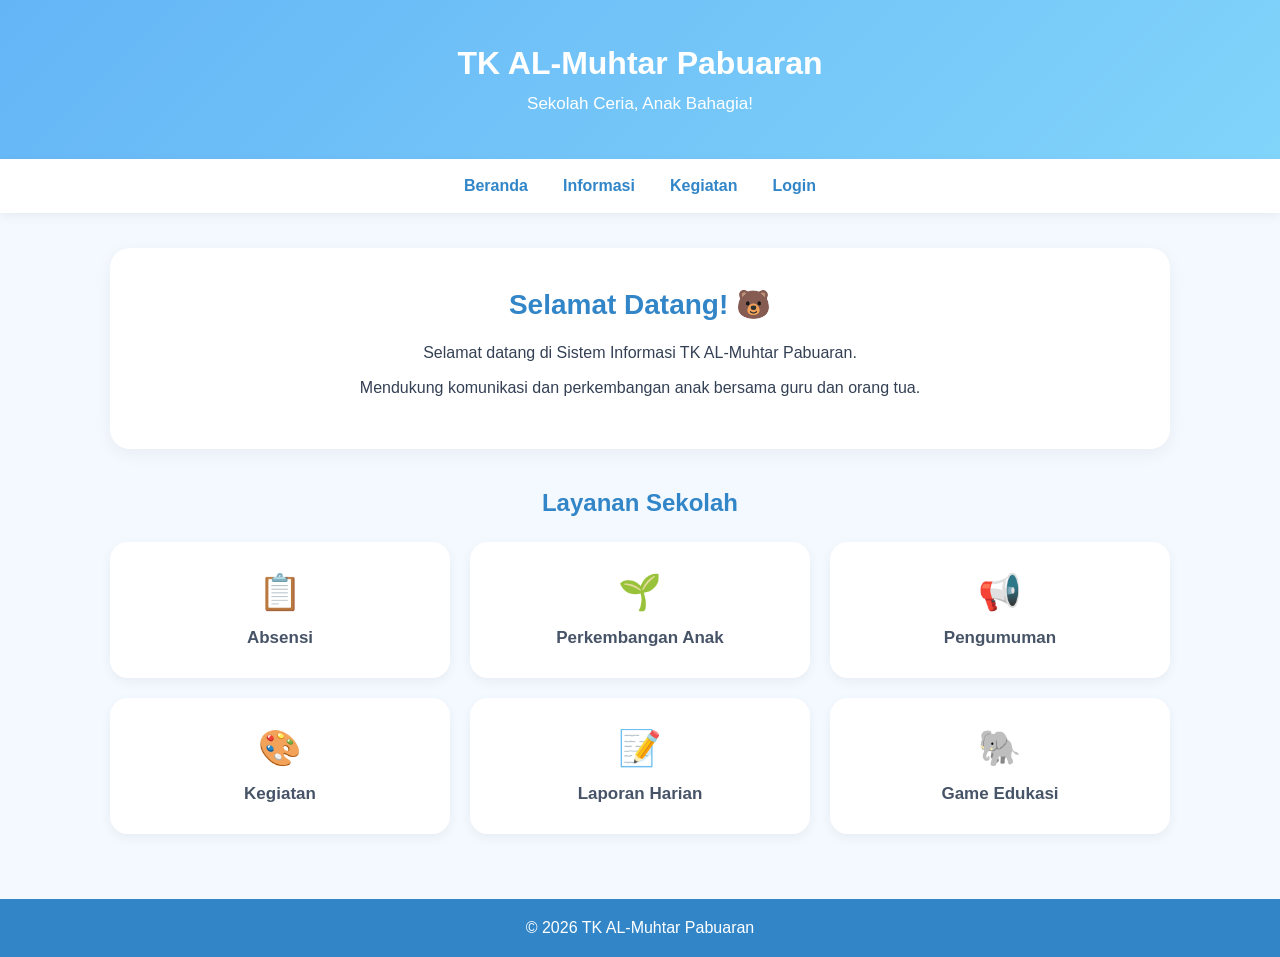
<file: index.html>
<!DOCTYPE html>
<html lang="id">
<head>
    <meta charset="UTF-8">
    <meta name="viewport" content="width=device-width, initial-scale=1.0">
    <title>TK AL-Muhtar Pabuaran</title>
    <link rel="stylesheet" href="style.css">
</head>
<body>

    <header class="header" id="beranda">
        <h1>TK AL-Muhtar Pabuaran</h1>
        <p>Sekolah Ceria, Anak Bahagia!</p>
    </header>

    <nav class="navbar">
        <a href="#beranda">Beranda</a>
        <a href="#informasi">Informasi</a>
        <a href="#kegiatan">Kegiatan</a>
        <a href="login.html">Login</a>
    </nav>

    <main>
        <section class="welcome" id="informasi">
            <h2>Selamat Datang! 🐻</h2>
            <p>
                Selamat datang di Sistem Informasi
                TK AL-Muhtar Pabuaran.
            </p>
            <p>
                Mendukung komunikasi dan perkembangan
                anak bersama guru dan orang tua.
            </p>
        </section>

        <section class="features" id="kegiatan">
            <h2>Layanan Sekolah</h2>

            <div class="feature-container">
                <div class="feature-card">📋<h3>Absensi</h3></div>
                <div class="feature-card">🌱<h3>Perkembangan Anak</h3></div>
                <div class="feature-card">📢<h3>Pengumuman</h3></div>
                <div class="feature-card">🎨<h3>Kegiatan</h3></div>
                <div class="feature-card">📝<h3>Laporan Harian</h3></div>
                <div class="feature-card">🐘<h3>Game Edukasi</h3></div>
            </div>
        </section>
    </main>

    <footer>
        <p>© 2026 TK AL-Muhtar Pabuaran</p>
    </footer>

</body>
</html>
</file>
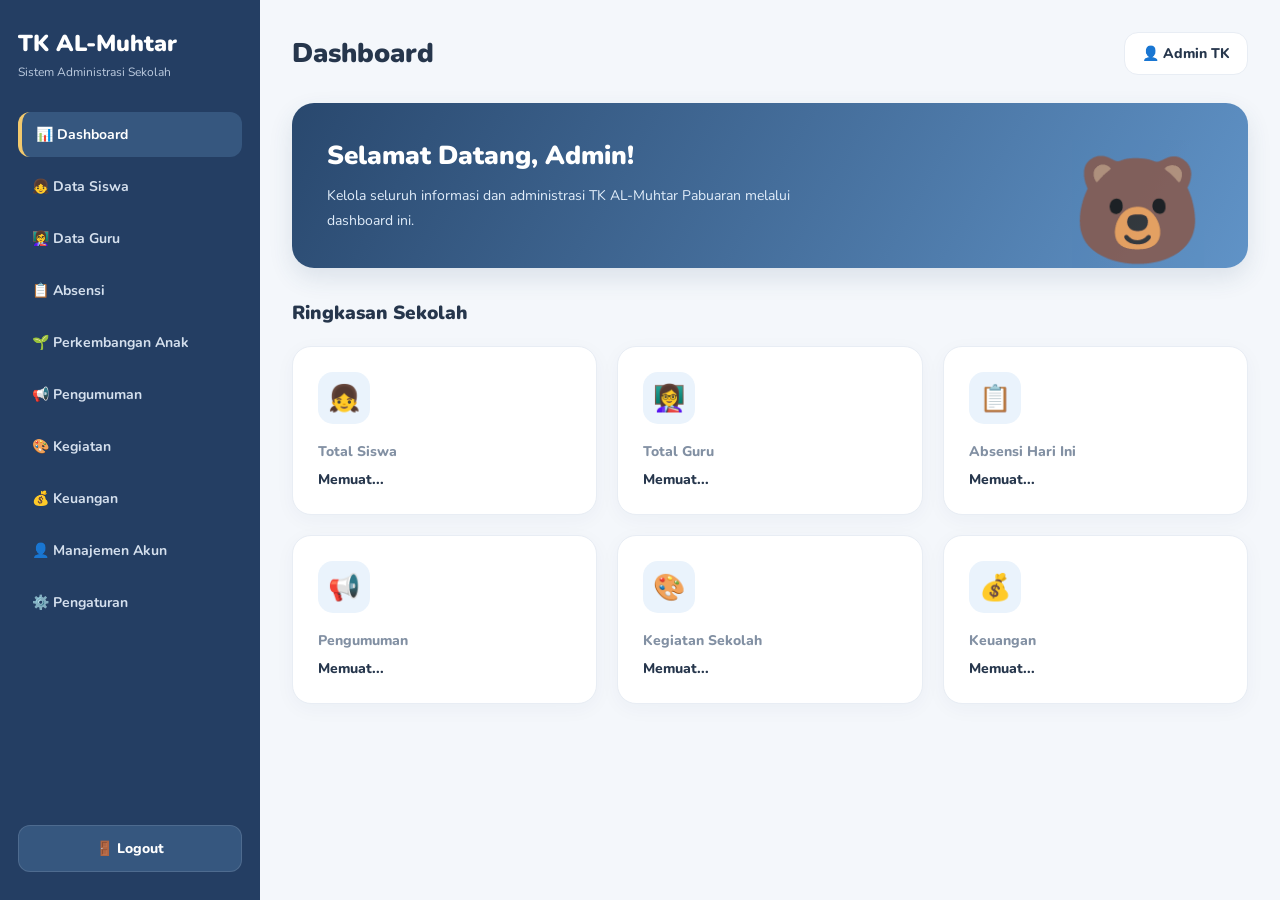
<file: admin.html>
<!DOCTYPE html>
<html lang="id">
<head>
    <meta charset="UTF-8">
    <meta name="viewport" content="width=device-width, initial-scale=1.0">
    <title>Dashboard Admin - TK AL-Muhtar</title>
    <link rel="stylesheet" href="admin.css">
</head>
<body>

<div class="admin-layout">

    <aside class="sidebar">
        <h2>TK AL-Muhtar</h2>
        <p>Sistem Administrasi Sekolah</p>

        <a href="#" class="active">📊 Dashboard</a>
        <a href="students.html">👧 Data Siswa</a>
        <a href="teachers.html">👩‍🏫 Data Guru</a>
        <a href="attendance.html">📋 Absensi</a>
        <a href="development.html">🌱 Perkembangan Anak</a>
        <a href="announcements.html">📢 Pengumuman</a>
        <a href="kegiatan.html">🎨 Kegiatan</a>
        <a href="#">💰 Keuangan</a>
        <a href="accounts.html">👤 Manajemen Akun</a>
        <a href="settings.html">⚙️ Pengaturan</a>
        <button type="button" id="adminLogout" class="sidebar-logout">🚪 Logout</button>
    </aside>

    <main class="main-content">

        <div class="topbar">
            <h1>Dashboard</h1>
            <div class="admin-profile">👤 Admin TK</div>
        </div>

        <section class="admin-welcome">
            <h2>Selamat Datang, Admin!</h2>
            <p>
                Kelola seluruh informasi dan administrasi
                TK AL-Muhtar Pabuaran melalui dashboard ini.
            </p>
        </section>

        <h2 style="margin-bottom: 18px;">Ringkasan Sekolah</h2>

        <section class="dashboard-cards">

            <div class="dashboard-card">
                <div class="icon">👧</div>
                <h3>Total Siswa</h3>
                <p id="totalSiswa">Memuat...</p>
            </div>

            <div class="dashboard-card">
                <div class="icon">👩‍🏫</div>
                <h3>Total Guru</h3>
                <p id="totalGuru">Memuat...</p>
            </div>

            <div class="dashboard-card">
                <div class="icon">📋</div>
                <h3>Absensi Hari Ini</h3>
                <p id="totalAbsensi">Memuat...</p>
            </div>

            <div class="dashboard-card">
                <div class="icon">📢</div>
                <h3>Pengumuman</h3>
                <p id="totalPengumuman">Memuat...</p>
            </div>

            <div class="dashboard-card">
                <div class="icon">🎨</div>
                <h3>Kegiatan Sekolah</h3>
                <p id="totalKegiatan">Memuat...</p>
            </div>

            <div class="dashboard-card">
                <div class="icon">💰</div>
                <h3>Keuangan</h3>
                <p id="totalKeuangan">Memuat...</p>
            </div>

        </section>

    </main>
</div>

<script type="module">
import { createClient } from "https://esm.sh/@supabase/supabase-js@2";

const SUPABASE_URL = "https://ianbedmbrrmqhbpbbvnr.supabase.co";
const SUPABASE_KEY = "sb_publishable_vgmD7EpEDgzSSHZout_7FQ_civgvMQ8";

const supabase = createClient(SUPABASE_URL, SUPABASE_KEY);

function tampilkan(id, nilai) {
    document.getElementById(id).textContent = nilai;
}

async function muatDashboard() {

    const hariIni = new Date().toLocaleDateString("en-CA");

    const hasil = await Promise.all([
        supabase.from("students")
            .select("*", { count: "exact", head: true })
            .eq("is_active", true),

        supabase.from("profiles")
            .select("*", { count: "exact", head: true })
            .eq("role", "guru")
            .eq("is_active", true),

        supabase.from("attendance")
            .select("*", { count: "exact", head: true })
            .eq("attendance_date", hariIni),

        supabase.from("announcements")
            .select("*", { count: "exact", head: true })
            .eq("is_published", true),

        supabase.from("activities")
            .select("*", { count: "exact", head: true })
            .eq("is_active", true),

        supabase.from("cash_payments")
            .select("amount"),

        supabase.from("cash_expenses")
            .select("amount")
    ]);

    const ids = [
        "totalSiswa",
        "totalGuru",
        "totalAbsensi",
        "totalPengumuman",
        "totalKegiatan"
    ];

    const labelHasil = [
        hasil[0], hasil[1], hasil[2], hasil[3], hasil[4]
    ];

    for (let i = 0; i < labelHasil.length; i++) {
        const item = labelHasil[i];

        if (item.error) {
            tampilkan(ids[i], "Gagal memuat");
            console.error(item.error);
        } else {
            tampilkan(ids[i], item.count ?? 0);
        }
    }

    const pembayaran = hasil[5];
    const pengeluaran = hasil[6];

    if (pembayaran.error || pengeluaran.error) {
        tampilkan("totalKeuangan", "Gagal memuat");
        console.error(pembayaran.error || pengeluaran.error);
    } else {
        const totalMasuk = (pembayaran.data || [])
            .reduce((total, item) => total + Number(item.amount || 0), 0);

        const totalKeluar = (pengeluaran.data || [])
            .reduce((total, item) => total + Number(item.amount || 0), 0);

        const saldo = totalMasuk - totalKeluar;

        tampilkan(
            "totalKeuangan",
            "Rp " + saldo.toLocaleString("id-ID")
        );
    }
}

async function checkAdmin() {
    try {
        const { data: { session }, error: sessionError } =
            await supabase.auth.getSession();

        console.info(
            "Diagnostik Auth Admin",
            {
                hasSession: Boolean(session),
                hasUserId: Boolean(session?.user?.id),
                sessionError: sessionError?.message || null
            }
        );

        if (sessionError || !session) {
            console.info("Diagnostik Auth Admin: redirect ke login karena sesi tidak tersedia");
            window.location.replace("login.html");
            return;
        }

        const { data: isAdmin, error } =
            await supabase.rpc("is_admin");

        console.info(
            "Diagnostik RPC is_admin",
            {
                data: isAdmin,
                error: error?.message || null
            }
        );

        if (error) {
            console.error("Pemeriksaan Admin gagal:", error);
            window.location.replace("login.html");
            return;
        }

        if (isAdmin !== true) {
            console.info(
                "Diagnostik Auth Admin: redirect ke login karena is_admin() bukan true"
            );
            await supabase.auth.signOut();
            window.location.replace("login.html");
            return;
        }

        document.body.style.display = "block";
        await muatDashboard();

    } catch (error) {
        console.error("Pemeriksaan akses gagal:", error);
        window.location.replace("login.html");
    }
}

document.body.style.display = "none";
checkAdmin();

document.getElementById("adminLogout").addEventListener("click", async () => {
    await supabase.auth.signOut();
    window.location.replace("login.html");
});
</script>

</body>
</html>
</file>
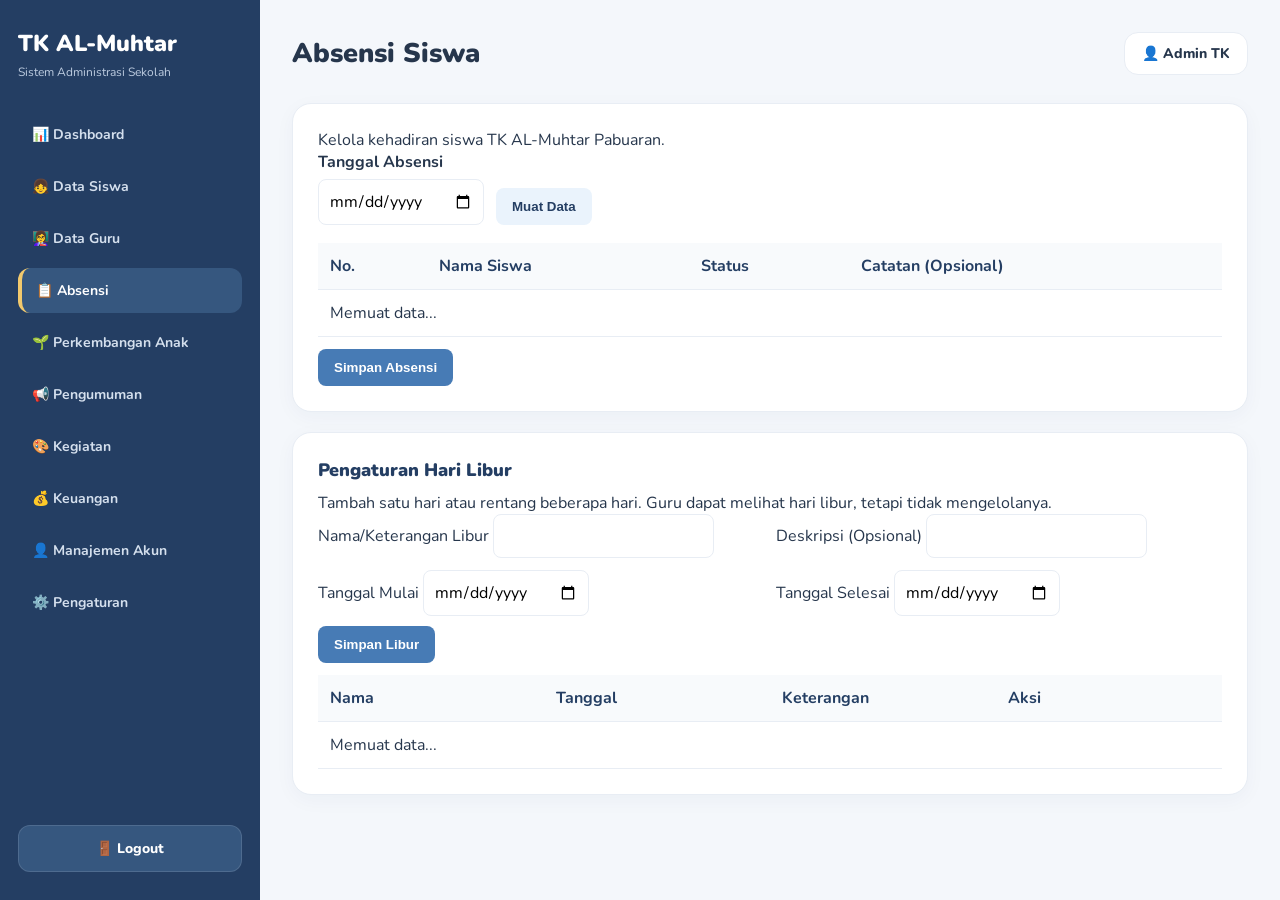
<file: attendance.html>
<!DOCTYPE html>
<html lang="id">
<head>
    <meta charset="UTF-8">
    <meta name="viewport" content="width=device-width, initial-scale=1.0">
    <title>Absensi - TK AL-Muhtar Pabuaran</title>
    <link rel="stylesheet" href="admin.css">
    <style>
        .attendance-card {
            background: var(--white);
            padding: 25px;
            border: 1px solid var(--border);
            border-radius: 19px;
            margin-bottom: 20px;
            box-shadow: 0 5px 20px rgba(36, 62, 99, .04);
        }
        .attendance-card h2 {
            margin-top: 0;
            margin-bottom: 10px;
            color: var(--navy);
            font-size: 18px;
            font-weight: 900;
        }
        .holiday-grid {
            display: grid;
            grid-template-columns: repeat(2, minmax(0, 1fr));
            gap: 12px;
        }
        .holiday-actions {
            display: flex;
            gap: 8px;
            margin-top: 10px;
        }
        .danger-btn {
            background: #b42318;
            color: white;
        }
        .holiday-table td,
        .holiday-table th {
            min-width: 120px;
        }
        @media (max-width: 700px) {
            .holiday-grid {
                grid-template-columns: 1fr;
            }
        }
        .toolbar {
            display: flex;
            gap: 12px;
            flex-wrap: wrap;
            align-items: end;
            margin-bottom: 18px;
        }
        .toolbar label {
            display: block;
            margin-bottom: 6px;
            font-weight: 700;
        }
        input, select, textarea {
            padding: 10px;
            border: 1px solid var(--border);
            border-radius: 8px;
            font: inherit;
            max-width: 100%;
        }
        button {
            border: none;
            border-radius: 8px;
            padding: 11px 16px;
            cursor: pointer;
            font-weight: 700;
        }
        .primary-btn {
            background: var(--blue);
            color: var(--white);
        }
        .secondary-btn {
            background: var(--light-blue);
            color: var(--navy);
        }
        .table-wrap {
            overflow-x: auto;
        }
        table {
            width: 100%;
            border-collapse: collapse;
            min-width: 650px;
        }
        th, td {
            padding: 12px;
            border-bottom: 1px solid var(--border);
            text-align: left;
        }
        th {
            background: #f8fafc;
            color: var(--navy);
        }
        td select {
            width: 100%;
        }
        td textarea {
            width: 100%;
            min-width: 130px;
            box-sizing: border-box;
        }
        .message {
            margin-top: 12px;
            font-weight: 700;
        }
        .back-link {
            display: inline-flex;
            align-items: center;
            padding: 10px 14px;
            margin-bottom: 18px;
            background: var(--light-blue);
            color: var(--navy);
            text-decoration: none;
            font-weight: 800;
            font-size: 14px;
            border-radius: 10px;
            transition: 0.2s;
        }
        .back-link:hover {
            background: #dceaf8;
        }
        @media (max-width: 600px) {
            .attendance-card { padding: 20px; }
        }
    </style>
</head>
<body>

<div class="admin-layout">
    <aside class="sidebar">
        <h2>TK AL-Muhtar</h2>
        <p>Sistem Administrasi Sekolah</p>

        <a href="admin.html">📊 Dashboard</a>
        <a href="students.html">👧 Data Siswa</a>
        <a href="teachers.html">👩‍🏫 Data Guru</a>
        <a href="attendance.html" class="active" aria-current="page">📋 Absensi</a>
        <a href="development.html">🌱 Perkembangan Anak</a>
        <a href="announcements.html">📢 Pengumuman</a>
        <a href="kegiatan.html">🎨 Kegiatan</a>
        <a href="#">💰 Keuangan</a>
        <a href="accounts.html">👤 Manajemen Akun</a>
        <a href="settings.html">⚙️ Pengaturan</a>
        <button type="button" id="adminLogout" class="sidebar-logout">🚪 Logout</button>
    </aside>

    <main class="main-content attendance-content">
        <div class="topbar">
            <h1>Absensi Siswa</h1>
            <div class="admin-profile">👤 Admin TK</div>
        </div>

        <div class="attendance-card">
        <p>Kelola kehadiran siswa TK AL-Muhtar Pabuaran.</p>
        <div class="toolbar">
            <div>
                <label for="tanggal">Tanggal Absensi</label>
                <input type="date" id="tanggal">
            </div>
            <button class="secondary-btn" id="muatBtn">Muat Data</button>
        </div>

        <div class="table-wrap">
            <table>
                <thead>
                    <tr>
                        <th>No.</th>
                        <th>Nama Siswa</th>
                        <th>Status</th>
                        <th>Catatan (Opsional)</th>
                    </tr>
                </thead>
                <tbody id="daftarSiswa">
                    <tr>
                        <td colspan="4">Memuat data...</td>
                    </tr>
                </tbody>
            </table>
        </div>

        <p id="pesan" class="message"></p>
        <button class="primary-btn" id="simpanBtn">Simpan Absensi</button>
    </div>

    <div class="attendance-card">
        <h2>Pengaturan Hari Libur</h2>
        <p>Tambah satu hari atau rentang beberapa hari. Guru dapat melihat hari libur, tetapi tidak mengelolanya.</p>

        <form id="formHariLibur">
            <input type="hidden" id="liburId">
            <div class="holiday-grid">
                <div>
                    <label for="namaLibur">Nama/Keterangan Libur</label>
                    <input type="text" id="namaLibur" maxlength="150" required>
                </div>
                <div>
                    <label for="deskripsiLibur">Deskripsi (Opsional)</label>
                    <input type="text" id="deskripsiLibur" maxlength="2000">
                </div>
                <div>
                    <label for="tanggalMulaiLibur">Tanggal Mulai</label>
                    <input type="date" id="tanggalMulaiLibur" required>
                </div>
                <div>
                    <label for="tanggalSelesaiLibur">Tanggal Selesai</label>
                    <input type="date" id="tanggalSelesaiLibur" required>
                </div>
            </div>
            <div class="holiday-actions">
                <button class="primary-btn" id="tombolSimpanLibur" type="submit">Simpan Libur</button>
                <button class="secondary-btn" id="batalEditLibur" type="button" hidden>Batal Edit</button>
            </div>
            <p id="pesanLibur" class="message"></p>
        </form>

        <div class="table-wrap">
            <table class="holiday-table">
                <thead>
                    <tr>
                        <th>Nama</th>
                        <th>Tanggal</th>
                        <th>Keterangan</th>
                        <th>Aksi</th>
                    </tr>
                </thead>
                <tbody id="daftarHariLibur">
                    <tr><td colspan="4">Memuat data...</td></tr>
                </tbody>
            </table>
        </div>
    </div>
    </main>
</div>

<script type="module">
import { createClient } from
    "https://esm.sh/@supabase/supabase-js@2";
import { HOLIDAYS_2026 } from "./calendar-2026.js";

const SUPABASE_URL = "https://ianbedmbrrmqhbpbbvnr.supabase.co";
const SUPABASE_KEY = "sb_publishable_vgmD7EpEDgzSSHZout_7FQ_civgvMQ8";

const supabase = createClient(SUPABASE_URL, SUPABASE_KEY);

const tanggalInput = document.getElementById("tanggal");
const daftarSiswa = document.getElementById("daftarSiswa");
const pesan = document.getElementById("pesan");
const simpanBtn = document.getElementById("simpanBtn");

let siswaAktif = [];
let sessionAktif = null;
let daftarHariLiburDinamis = [];

function tanggalHariIni() {
    const sekarang = new Date();
    const lokal = new Date(
        sekarang.getTime() - sekarang.getTimezoneOffset() * 60000
    );
    return lokal.toISOString().slice(0, 10);
}

function periksaHariLibur(tanggal) {
    const hari = new Date(tanggal + "T00:00:00").getDay();

    if (hari === 0 || hari === 6) {
        return "Libur akhir pekan";
    }

    const liburDinamis = daftarHariLiburDinamis.find(item =>
        tanggal >= item.start_date && tanggal <= item.end_date
    );
    if (liburDinamis) {
        return liburDinamis.description ||
            liburDinamis.name;
    }

    if (HOLIDAYS_2026[tanggal]) {
        return HOLIDAYS_2026[tanggal];
    }

    return null;
}

tanggalInput.value = tanggalHariIni();

function tampilPesan(teks, berhasil = false) {
    pesan.textContent = teks;
    pesan.style.color = berhasil ? "#16803c" : "#c0392b";
}

function escapeHTML(teks) {
    return String(teks ?? "").replace(/[&<>"']/g, karakter => ({
        "&": "&amp;",
        "<": "&lt;",
        ">": "&gt;",
        '"': "&quot;",
        "'": "&#039;"
    })[karakter]);
}

async function muatHariLibur() {
    const daftar = document.getElementById("daftarHariLibur");

    const { data, error } = await supabase
        .from("school_holidays")
        .select("id, name, start_date, end_date, description")
        .order("start_date", { ascending: true });

    if (error) {
        daftar.innerHTML =
            '<tr><td colspan="4">Gagal memuat hari libur.</td></tr>';
        console.error(error);
        return;
    }

    daftarHariLiburDinamis = data || [];

    if (daftarHariLiburDinamis.length === 0) {
        daftar.innerHTML =
            '<tr><td colspan="4">Belum ada hari libur tambahan.</td></tr>';
        return;
    }

    daftar.innerHTML = daftarHariLiburDinamis.map(item => {
        const tanggal =
            item.start_date === item.end_date
                ? item.start_date
                : `${item.start_date} s/d ${item.end_date}`;

        return `
            <tr>
                <td><strong>${escapeHTML(item.name)}</strong></td>
                <td>${escapeHTML(tanggal)}</td>
                <td>${escapeHTML(item.description || "-")}</td>
                <td>
                    <div class="holiday-actions">
                        <button type="button" class="secondary-btn"
                            data-edit-libur="${escapeHTML(item.id)}">Edit</button>
                        <button type="button" class="danger-btn"
                            data-hapus-libur="${escapeHTML(item.id)}">Hapus</button>
                    </div>
                </td>
            </tr>
        `;
    }).join("");
}

async function periksaAdmin() {
    const { data: { session }, error } =
        await supabase.auth.getSession();

    if (error || !session) {
        window.location.href = "login.html";
        return false;
    }

    sessionAktif = session;

    const { data, error: adminError } =
        await supabase.rpc("is_admin");

    if (adminError || data !== true) {
        await supabase.auth.signOut();
        window.location.href = "login.html";
        return false;
    }

    return true;
}

document.getElementById("formHariLibur")
    .addEventListener("submit", async (event) => {
        event.preventDefault();

        const liburId =
            document.getElementById("liburId").value;
        const name =
            document.getElementById("namaLibur").value.trim();
        const description =
            document.getElementById("deskripsiLibur").value.trim();
        const startDate =
            document.getElementById("tanggalMulaiLibur").value;
        const endDate =
            document.getElementById("tanggalSelesaiLibur").value;
        const pesan =
            document.getElementById("pesanLibur");
        const tombol =
            document.getElementById("tombolSimpanLibur");

        pesan.textContent = "";

        if (!name) {
            pesan.textContent =
                "Nama/keterangan libur wajib diisi.";
            return;
        }

        if (!startDate || !endDate) {
            pesan.textContent =
                "Tanggal mulai dan tanggal selesai wajib diisi.";
            return;
        }

        if (endDate < startDate) {
            pesan.textContent =
                "Tanggal selesai tidak boleh sebelum tanggal mulai.";
            return;
        }

        tombol.disabled = true;
        tombol.textContent = "Menyimpan...";

        const payload = {
            name,
            description: description || null,
            start_date: startDate,
            end_date: endDate
        };

        if (!liburId) {
            payload.created_by = sessionAktif.user.id;
        }

        const query = liburId
            ? supabase
                .from("school_holidays")
                .update(payload)
                .eq("id", liburId)
            : supabase
                .from("school_holidays")
                .insert(payload);

        const { error } = await query;

        tombol.disabled = false;
        tombol.textContent = "Simpan Libur";

        if (error) {
            pesan.textContent =
                "Gagal menyimpan hari libur: " + error.message;
            return;
        }

        pesan.textContent =
            liburId
                ? "Hari libur berhasil diperbarui."
                : "Hari libur berhasil ditambahkan.";

        document.getElementById("formHariLibur").reset();
        document.getElementById("liburId").value = "";
        document.getElementById("batalEditLibur").hidden = true;
        await muatHariLibur();
        await muatAbsensi();
    });

document.getElementById("batalEditLibur")
    .addEventListener("click", () => {
        document.getElementById("formHariLibur").reset();
        document.getElementById("liburId").value = "";
        document.getElementById("batalEditLibur").hidden = true;
    });

document.getElementById("daftarHariLibur")
    .addEventListener("click", async (event) => {
        const editButton =
            event.target.closest("[data-edit-libur]");
        const deleteButton =
            event.target.closest("[data-hapus-libur]");

        if (editButton) {
            const item = daftarHariLiburDinamis.find(libur =>
                libur.id === editButton.dataset.editLibur
            );
            if (!item) return;

            document.getElementById("liburId").value = item.id;
            document.getElementById("namaLibur").value = item.name;
            document.getElementById("deskripsiLibur").value =
                item.description || "";
            document.getElementById("tanggalMulaiLibur").value =
                item.start_date;
            document.getElementById("tanggalSelesaiLibur").value =
                item.end_date;
            document.getElementById("batalEditLibur").hidden = false;
            document.getElementById("namaLibur").focus();
        }

        if (deleteButton) {
            const id = deleteButton.dataset.hapusLibur;
            if (!window.confirm("Hapus hari libur ini?")) return;

            const { error } = await supabase
                .from("school_holidays")
                .delete()
                .eq("id", id);

            if (error) {
                document.getElementById("pesanLibur").textContent =
                    "Gagal menghapus hari libur: " + error.message;
                return;
            }

            document.getElementById("pesanLibur").textContent =
                "Hari libur berhasil dihapus.";
            await muatHariLibur();
            await muatAbsensi();
        }
    });

async function muatAbsensi() {
    tampilPesan("");
    daftarSiswa.innerHTML =
        '<tr><td colspan="4">Memuat data...</td></tr>';

    const tanggal = tanggalInput.value;

    if (!tanggal) {
        tampilPesan("Pilih tanggal terlebih dahulu.");
        return;
    }

    const alasanLibur = periksaHariLibur(tanggal);

    if (alasanLibur) {
        siswaAktif = [];
        simpanBtn.disabled = true;

        daftarSiswa.innerHTML = `
            <tr>
                <td colspan="4" style="text-align:center;padding:30px">
                    <h2>📅 HARI LIBUR</h2>
                    <p>${escapeHTML(alasanLibur)}</p>
                    <p>Tidak ada kegiatan absensi hari ini.</p>
                </td>
            </tr>
        `;

        tampilPesan("Absensi tidak tersedia pada hari libur.", true);
        return;
    }

    simpanBtn.disabled = false;

    const { data: siswa, error: siswaError } = await supabase
        .from("students")
        .select("id, student_number, full_name")
        .eq("is_active", true)
        .order("full_name");

    if (siswaError) {
        daftarSiswa.innerHTML = "";
        tampilPesan("Gagal memuat siswa: " + siswaError.message);
        return;
    }

    const { data: absensi, error: absensiError } = await supabase
        .from("attendance")
        .select("student_id, status, notes")
        .eq("attendance_date", tanggal);

    if (absensiError) {
        daftarSiswa.innerHTML = "";
        tampilPesan("Gagal memuat absensi: " + absensiError.message);
        return;
    }

    siswaAktif = siswa || [];

    if (siswaAktif.length === 0) {
        daftarSiswa.innerHTML =
            '<tr><td colspan="4">Belum ada siswa aktif.</td></tr>';
        return;
    }

    const dataAbsensi = new Map(
        (absensi || []).map(item => [item.student_id, item])
    );

    daftarSiswa.innerHTML = siswaAktif.map((siswa, index) => {
        const catatan = dataAbsensi.get(siswa.id);

        return `
            <tr data-id="${escapeHTML(siswa.id)}">
                <td>${index + 1}</td>
                <td>
                    <strong>${escapeHTML(siswa.full_name)}</strong>
                    <br>
                    <small>${escapeHTML(siswa.student_number || "-")}</small>
                </td>
                <td>
                    <select class="status">
                        <option value="Hadir" ${catatan?.status === "Hadir" ? "selected" : ""}>Hadir</option>
                        <option value="Izin" ${catatan?.status === "Izin" ? "selected" : ""}>Izin</option>
                        <option value="Sakit" ${catatan?.status === "Sakit" ? "selected" : ""}>Sakit</option>
                        <option value="Alpa" ${catatan?.status === "Alpa" ? "selected" : ""}>Alpa</option>
                    </select>
                </td>
                <td>
                    <textarea class="catatan" rows="2"
                        placeholder="Catatan..."
                    >${escapeHTML(catatan?.notes || "")}</textarea>
                </td>
            </tr>
        `;
    }).join("");
}

async function simpanAbsensi() {
    if (!sessionAktif) {
        tampilPesan("Sesi login tidak ditemukan. Silakan login kembali.");
        return;
    }

    const tanggal = tanggalInput.value;

    if (!tanggal) {
        tampilPesan("Pilih tanggal terlebih dahulu.");
        return;
    }

    if (periksaHariLibur(tanggal)) {
        tampilPesan("Tidak bisa menyimpan absensi pada hari libur.");
        return;
    }

    if (siswaAktif.length === 0) {
        tampilPesan("Tidak ada siswa untuk disimpan.");
        return;
    }

    const baris = [...daftarSiswa.querySelectorAll("tr[data-id]")];

    const records = baris.map(baris => ({
        student_id: baris.dataset.id,
        attendance_date: tanggal,
        status: baris.querySelector(".status").value,
        notes: baris.querySelector(".catatan").value.trim() || null,
        recorded_by: sessionAktif.user.id
    }));

    simpanBtn.disabled = true;
    simpanBtn.textContent = "Menyimpan...";

    const { error } = await supabase
        .from("attendance")
        .upsert(records, {
            onConflict: "student_id,attendance_date"
        });

    simpanBtn.disabled = false;
    simpanBtn.textContent = "Simpan Absensi";

    if (error) {
        tampilPesan("Gagal menyimpan: " + error.message);
        return;
    }

    tampilPesan("Absensi berhasil disimpan!", true);
}

document.getElementById("muatBtn").addEventListener("click", muatAbsensi);
simpanBtn.addEventListener("click", simpanAbsensi);

const bolehMasuk = await periksaAdmin();

if (bolehMasuk) {
    await muatHariLibur();
    await muatAbsensi();
}

document.getElementById("adminLogout").addEventListener("click", async () => {
    const button = document.getElementById("adminLogout");
    button.disabled = true;
    try {
        const { error } = await supabase.auth.signOut();
        if (error) throw error;
        window.location.replace("login.html");
    } catch (error) {
        console.error("Gagal logout Admin:", error);
        alert("Gagal logout: " + error.message);
        button.disabled = false;
    }
});
</script>

</body>
</html>
</file>
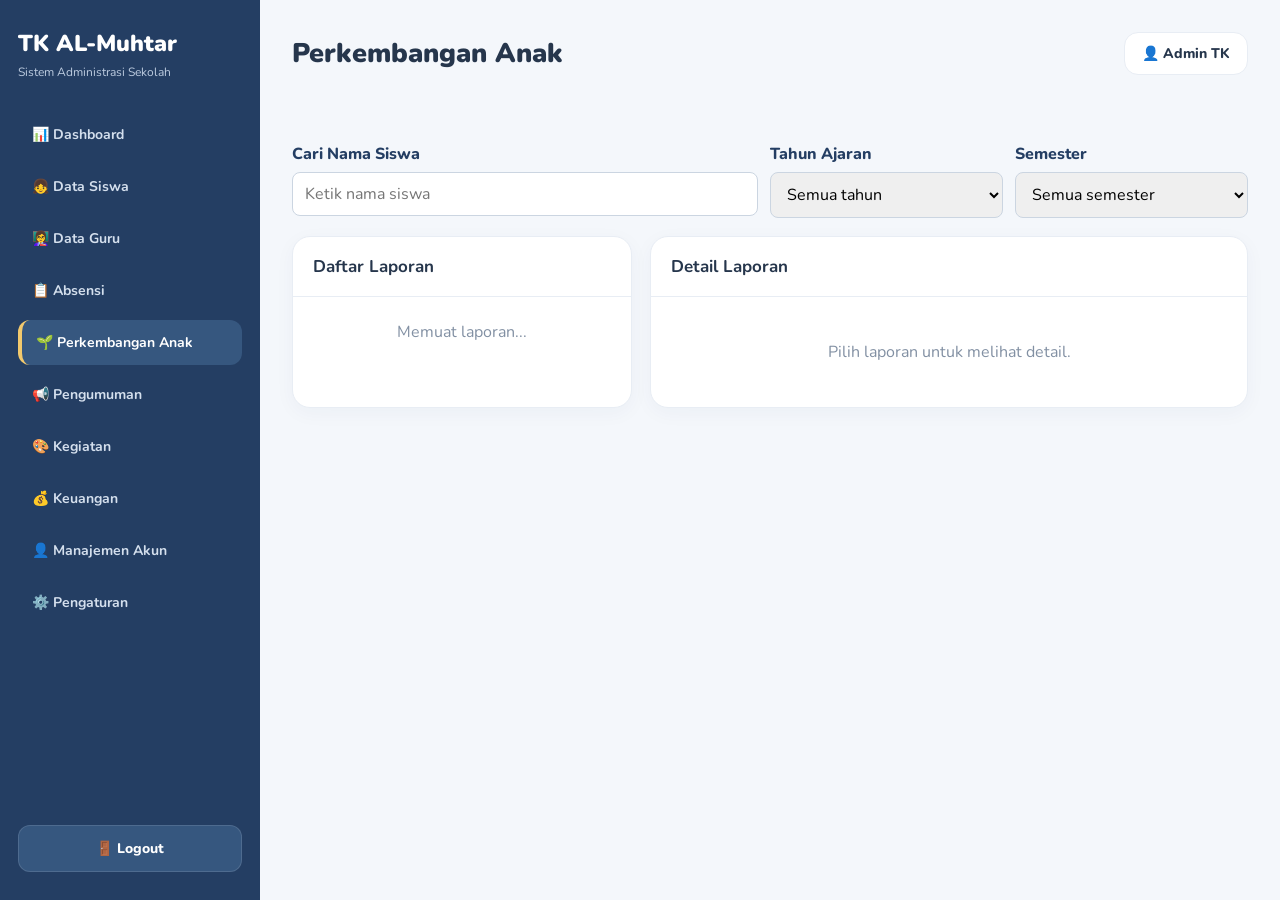
<file: development.html>
<!DOCTYPE html>
<html lang="id">
<head>
    <meta charset="UTF-8">
    <meta name="viewport" content="width=device-width, initial-scale=1.0">
    <title>Perkembangan Anak - TK AL-Muhtar</title>
    <link rel="stylesheet" href="admin.css">
    <style>
        .development-toolbar {
            display: grid;
            grid-template-columns: 2fr 1fr 1fr;
            gap: 12px;
            margin-bottom: 18px;
        }

        .development-toolbar label {
            display: block;
            margin-bottom: 7px;
            color: #243e63;
            font-weight: 800;
        }

        .development-toolbar input,
        .development-toolbar select {
            width: 100%;
            padding: 10px 12px;
            border: 1px solid #cbd5e1;
            border-radius: 8px;
            font: inherit;
            box-sizing: border-box;
        }

        .development-layout {
            display: grid;
            grid-template-columns: minmax(260px, 340px) minmax(0, 1fr);
            gap: 18px;
        }

        .report-list,
        .report-detail {
            background: var(--white);
            border: 1px solid var(--border);
            border-radius: 18px;
            box-shadow: 0 5px 20px rgba(36, 62, 99, .04);
        }

        .report-list {
            overflow: hidden;
        }

        .report-list-header,
        .report-detail-header {
            padding: 18px 20px;
            border-bottom: 1px solid var(--border);
        }

        .report-list-header h2,
        .report-detail-header h2 {
            font-size: 17px;
        }

        .report-list-items {
            max-height: 560px;
            overflow-y: auto;
        }

        .report-item {
            width: 100%;
            border: 0;
            border-bottom: 1px solid var(--border);
            padding: 14px 16px;
            background: var(--white);
            color: var(--text);
            text-align: left;
            font: inherit;
            cursor: pointer;
        }

        .report-item:hover,
        .report-item.active {
            background: var(--light-blue);
        }

        .report-item strong,
        .report-item span {
            display: block;
        }

        .report-item span {
            margin-top: 4px;
            color: var(--muted);
            font-size: 13px;
        }

        .report-detail {
            min-width: 0;
        }

        .report-detail-body {
            padding: 20px;
        }

        .report-meta {
            display: grid;
            grid-template-columns: repeat(3, minmax(0, 1fr));
            gap: 12px;
            margin-bottom: 18px;
        }

        .report-meta div {
            padding: 12px;
            border: 1px solid var(--border);
            border-radius: 12px;
            background: #fafcff;
        }

        .report-meta strong,
        .report-meta span {
            display: block;
        }

        .report-meta span {
            margin-top: 5px;
        }

        .aspect-grid {
            display: grid;
            grid-template-columns: repeat(2, minmax(0, 1fr));
            gap: 14px;
        }

        .aspect-card,
        .teacher-notes {
            border: 1px solid var(--border);
            border-radius: 12px;
            padding: 16px;
            background: #fafcff;
        }

        .aspect-card h3 {
            margin-bottom: 8px;
            color: #243e63;
            font-size: 15px;
        }

        .aspect-card p,
        .teacher-notes p {
            line-height: 1.7;
            white-space: pre-wrap;
        }

        .teacher-notes {
            margin-top: 14px;
        }

        .teacher-notes h3 {
            margin-bottom: 8px;
            color: #243e63;
            font-size: 15px;
        }

        .development-message {
            min-height: 24px;
            margin-bottom: 16px;
            color: #991b1b;
            font-weight: 800;
        }

        .development-message.success {
            color: #166534;
        }

        .empty-state {
            padding: 24px;
            color: var(--muted);
            text-align: center;
        }

        @media (max-width: 1000px) {
            .development-layout {
                grid-template-columns: 280px minmax(0, 1fr);
            }
        }

        @media (max-width: 700px) {
            .development-toolbar,
            .development-layout,
            .aspect-grid,
            .report-meta {
                grid-template-columns: 1fr;
            }

            .report-list-items {
                max-height: 320px;
            }
        }
    </style>
</head>
<body>

<div class="admin-layout">
    <aside class="sidebar">
        <h2>TK AL-Muhtar</h2>
        <p>Sistem Administrasi Sekolah</p>

        <a href="admin.html">📊 Dashboard</a>
        <a href="students.html">👧 Data Siswa</a>
        <a href="teachers.html">👩‍🏫 Data Guru</a>
        <a href="attendance.html">📋 Absensi</a>
        <a href="development.html" class="active">🌱 Perkembangan Anak</a>
        <a href="announcements.html">📢 Pengumuman</a>
        <a href="kegiatan.html">🎨 Kegiatan</a>
        <a href="#">💰 Keuangan</a>
        <a href="accounts.html">👤 Manajemen Akun</a>
        <a href="settings.html">⚙️ Pengaturan</a>
        <button type="button" id="adminLogout" class="sidebar-logout">🚪 Logout</button>
    </aside>

    <main class="main-content">
        <div class="topbar">
            <h1>Perkembangan Anak</h1>
            <div class="admin-profile">👤 Admin TK</div>
        </div>

        <p id="developmentMessage" class="development-message"></p>

        <div class="development-toolbar">
            <div>
                <label for="searchReport">Cari Nama Siswa</label>
                <input id="searchReport" type="search"
                    placeholder="Ketik nama siswa">
            </div>
            <div>
                <label for="yearFilter">Tahun Ajaran</label>
                <select id="yearFilter">
                    <option value="">Semua tahun</option>
                </select>
            </div>
            <div>
                <label for="semesterFilter">Semester</label>
                <select id="semesterFilter">
                    <option value="">Semua semester</option>
                    <option value="1">Semester 1</option>
                    <option value="2">Semester 2</option>
                </select>
            </div>
        </div>

        <div class="development-layout">
            <section class="report-list" aria-label="Daftar laporan perkembangan">
                <div class="report-list-header">
                    <h2>Daftar Laporan</h2>
                </div>
                <div id="reportList" class="report-list-items">
                    <div class="empty-state">Memuat laporan...</div>
                </div>
            </section>

            <section class="report-detail" aria-live="polite">
                <div class="report-detail-header">
                    <h2>Detail Laporan</h2>
                </div>
                <div id="reportDetail" class="report-detail-body">
                    <div class="empty-state">Pilih laporan untuk melihat detail.</div>
                </div>
            </section>
        </div>
    </main>
</div>

<script type="module">
import { createClient } from "https://esm.sh/@supabase/supabase-js@2";

const SUPABASE_URL = "https://ianbedmbrrmqhbpbbvnr.supabase.co";
const SUPABASE_KEY = "sb_publishable_vgmD7EpEDgzSSHZout_7FQ_civgvMQ8";
const supabase = createClient(SUPABASE_URL, SUPABASE_KEY);

const developmentMessage =
    document.getElementById("developmentMessage");
const searchReport =
    document.getElementById("searchReport");
const yearFilter =
    document.getElementById("yearFilter");
const semesterFilter =
    document.getElementById("semesterFilter");
const reportList =
    document.getElementById("reportList");
const reportDetail =
    document.getElementById("reportDetail");

let allReports = [];
let selectedReportId = null;

document.body.style.display = "none";

function escapeHTML(teks) {
    return String(teks ?? "").replace(/[&<>"']/g, karakter => ({
        "&": "&amp;",
        "<": "&lt;",
        ">": "&gt;",
        '"': "&quot;",
        "'": "&#039;"
    })[karakter]);
}

async function signOutAndRedirect() {
    await supabase.auth.signOut();
    window.location.replace("login.html");
}

async function checkAdmin() {
    try {
        const { data: sessionData, error: sessionError } =
            await supabase.auth.getSession();

        if (sessionError || !sessionData.session) {
            await signOutAndRedirect();
            return false;
        }

        const { data: isAdmin, error: rpcError } =
            await supabase.rpc("is_admin");

        if (rpcError || isAdmin !== true) {
            await signOutAndRedirect();
            return false;
        }

        const { data: profile, error: profileError } = await supabase
            .from("profiles")
            .select("role, is_active")
            .eq("id", sessionData.session.user.id)
            .maybeSingle();

        if (
            profileError ||
            !profile ||
            profile.role !== "admin" ||
            profile.is_active !== true
        ) {
            await signOutAndRedirect();
            return false;
        }

        return true;
    } catch (error) {
        console.error("Pemeriksaan akses Admin gagal:", error);
        await signOutAndRedirect();
        return false;
    }
}

function renderYearOptions() {
    const years = [...new Set(allReports
        .map(report => report.academic_year)
        .filter(Boolean))]
        .sort((a, b) => b.localeCompare(a));

    const selectedYear = yearFilter.value;
    yearFilter.innerHTML =
        '<option value="">Semua tahun</option>' +
        years.map(year =>
            `<option value="${escapeHTML(year)}">${escapeHTML(year)}</option>`
        ).join("");
    yearFilter.value = years.includes(selectedYear) ? selectedYear : "";
}

function getFilteredReports() {
    const search = searchReport.value.trim().toLowerCase();
    const year = yearFilter.value;
    const semester = semesterFilter.value;

    return allReports.filter(report => {
        const studentName =
            report.students?.full_name ||
            "";
        const matchSearch =
            !search || studentName.toLowerCase().includes(search);
        const matchYear =
            !year || report.academic_year === year;
        const matchSemester =
            !semester || String(report.semester) === semester;

        return matchSearch && matchYear && matchSemester;
    });
}

function renderReportList() {
    const reports = getFilteredReports();

    if (reports.length === 0) {
        reportList.innerHTML =
            '<div class="empty-state">Tidak ada laporan yang sesuai.</div>';
        if (!selectedReportId) {
            reportDetail.innerHTML =
                '<div class="empty-state">Pilih laporan untuk melihat detail.</div>';
        }
        return;
    }

    if (
        !selectedReportId ||
        !reports.some(report => report.id === selectedReportId)
    ) {
        selectedReportId = reports[0].id;
    }

    reportList.innerHTML = reports.map(report => {
        const studentName =
            report.students?.full_name || "Nama siswa tidak tersedia";
        const studentNumber =
            report.students?.student_number
                ? ` - ${report.students.student_number}`
                : "";

        return `
            <button type="button"
                class="report-item ${report.id === selectedReportId ? "active" : ""}"
                data-report-id="${escapeHTML(report.id)}">
                <strong>${escapeHTML(studentName)}${escapeHTML(studentNumber)}</strong>
                <span>${escapeHTML(report.academic_year)} | Semester ${escapeHTML(report.semester)}</span>
            </button>
        `;
    }).join("");

    reportList.querySelectorAll("[data-report-id]")
        .forEach(button => {
            button.addEventListener("click", () => {
                selectedReportId = button.dataset.reportId;
                renderReportList();
                renderReportDetail();
            });
        });

    renderReportDetail();
}

function renderReportDetail() {
    const report = allReports.find(item =>
        item.id === selectedReportId
    );

    if (!report) {
        reportDetail.innerHTML =
            '<div class="empty-state">Pilih laporan untuk melihat detail.</div>';
        return;
    }

    const studentName =
        report.students?.full_name || "Nama siswa tidak tersedia";
    const aspectItems = [
        ["Nilai Agama dan Moral", report.religious_moral],
        ["Fisik Motorik", report.physical_motor],
        ["Kognitif", report.cognitive],
        ["Bahasa", report.language],
        ["Sosial Emosional", report.social_emotional],
        ["Seni", report.art]
    ];

    reportDetail.innerHTML = `
        <div class="report-meta">
            <div>
                <strong>Nama Anak</strong>
                <span>${escapeHTML(studentName)}</span>
            </div>
            <div>
                <strong>Tahun Ajaran</strong>
                <span>${escapeHTML(report.academic_year)}</span>
            </div>
            <div>
                <strong>Semester</strong>
                <span>Semester ${escapeHTML(report.semester)}</span>
            </div>
        </div>

        <div class="aspect-grid">
            ${aspectItems.map(([title, value]) => `
                <article class="aspect-card">
                    <h3>${escapeHTML(title)}</h3>
                    <p>${escapeHTML(value || "-")}</p>
                </article>
            `).join("")}
        </div>

        <article class="teacher-notes">
            <h3>Catatan Guru</h3>
            <p>${escapeHTML(report.teacher_notes || "-")}</p>
        </article>
    `;
}

async function loadReports() {
    developmentMessage.textContent = "Memuat laporan...";

    const { data, error } = await supabase
        .from("child_development_reports")
        .select(`
            id,
            student_id,
            academic_year,
            semester,
            religious_moral,
            physical_motor,
            cognitive,
            language,
            social_emotional,
            art,
            teacher_notes,
            recorded_by,
            created_at,
            updated_at,
            students (
                full_name,
                student_number
            )
        `)
        .order("academic_year", { ascending: false })
        .order("semester", { ascending: true });

    if (error) {
        developmentMessage.textContent =
            "Gagal memuat laporan perkembangan: " + error.message;
        reportList.innerHTML =
            '<div class="empty-state">Laporan belum dapat dimuat.</div>';
        console.error(error);
        return;
    }

    allReports = data || [];
    developmentMessage.textContent =
        allReports.length === 0
            ? "Belum ada laporan perkembangan."
            : "";
    renderYearOptions();
    renderReportList();
}

searchReport.addEventListener("input", renderReportList);
yearFilter.addEventListener("change", renderReportList);
semesterFilter.addEventListener("change", renderReportList);

document.getElementById("adminLogout").addEventListener("click", async () => {
    await signOutAndRedirect();
});

(async () => {
    if (!(await checkAdmin())) return;

    document.body.style.display = "block";
    await loadReports();
})();
</script>

</body>
</html>
</file>
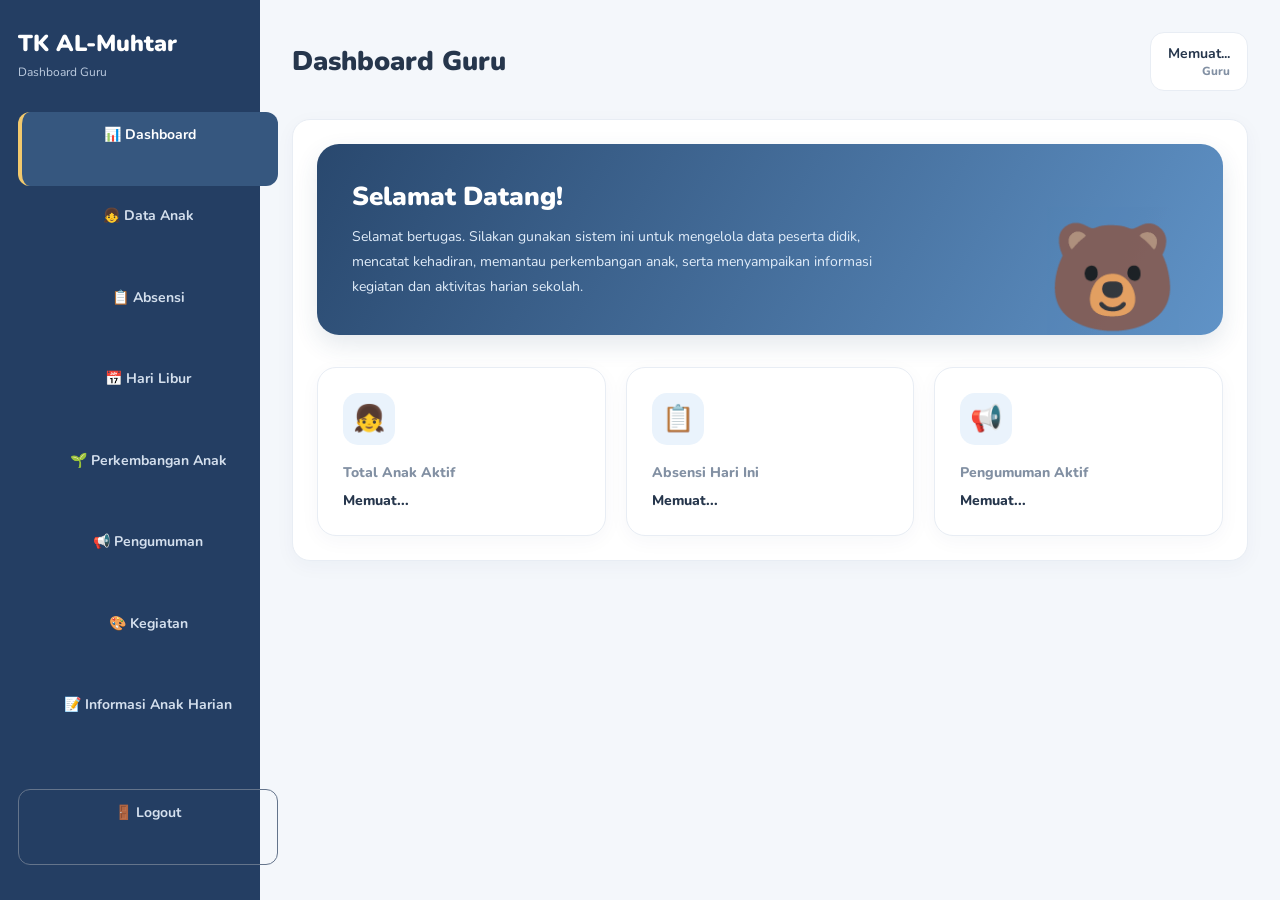
<file: guru.html>
<!DOCTYPE html>
<html lang="id">
<head>
    <meta charset="UTF-8">
    <meta name="viewport" content="width=device-width, initial-scale=1.0">
    <title>Dashboard Guru - TK AL-Muhtar</title>
    <link rel="stylesheet" href="admin.css">
    <style>
        .guru-profile { text-align: right; }
        .guru-profile small { display: block; color: #8290a3; }
        .section-panel {
            display: none;
            background: #fff;
            border: 1px solid #e8edf4;
            border-radius: 18px;
            padding: 24px;
            box-shadow: 0 5px 20px rgba(36, 62, 99, .04);
        }
        .section-panel.active { display: block; }
        .panel-toolbar {
            display: flex;
            justify-content: space-between;
            align-items: end;
            gap: 12px;
            margin-bottom: 18px;
        }
        .panel-toolbar h2 { margin: 0; }
        .panel-toolbar input {
            min-width: 220px;
            padding: 10px 12px;
            border: 1px solid #cbd5e1;
            border-radius: 8px;
        }
        .table-wrap { overflow-x: auto; }
        table {
            width: 100%;
            border-collapse: collapse;
        }
        th, td {
            padding: 12px;
            border-bottom: 1px solid #e8edf4;
            text-align: left;
            vertical-align: top;
        }
        th { background: #f4f7fb; color: #243e63; }
        td select, td textarea {
            width: 100%;
            min-width: 130px;
            padding: 8px;
            border: 1px solid #cbd5e1;
            border-radius: 8px;
            font: inherit;
        }
        td textarea { min-width: 180px; }
        .action-button {
            border: 0;
            border-radius: 8px;
            padding: 11px 16px;
            background: #477bb5;
            color: #fff;
            font-weight: 800;
            cursor: pointer;
        }
        .action-button:disabled { opacity: .6; cursor: not-allowed; }
        .logout-button {
            width: 100%;
            margin-top: 25px;
            border: 1px solid #64748b;
            background: transparent;
            color: #d4dfed;
        }
        .menu-button {
            width: 100%;
            border: 0;
            text-align: left;
        }
        .menu-button.sidebar {
            display: flex;
            align-items: center;
            gap: 12px;
            padding: 13px 14px;
            margin-bottom: 7px;
            background: transparent;
            color: #d4dfed;
            border-radius: 12px;
            font-family: inherit;
            font-size: 14px;
            font-weight: 700;
            cursor: pointer;
            transition: background-color .25s, color .25s;
        }
        .menu-button.sidebar:hover,
        .menu-button.sidebar.active {
            background: #36577f;
            color: #fff;
        }
        .menu-button.sidebar.active {
            border-left: 4px solid #f2c96d;
        }
        .menu-button.sidebar.logout-button {
            border: 1px solid #64748b;
        }
        .message {
            min-height: 22px;
            margin: 12px 0;
            color: #991b1b;
            font-weight: 700;
        }
        .message.success { color: #166534; }
        .message.info {
            padding: 10px 12px;
            color: #1e40af;
            background: #eff6ff;
            border: 1px solid #bfdbfe;
            border-radius: 8px;
        }
        .message.info::before {
            content: "i";
            display: inline-flex;
            width: 16px;
            height: 16px;
            align-items: center;
            justify-content: center;
            margin-right: 8px;
            border: 1px solid currentColor;
            border-radius: 50%;
            font-size: 12px;
        }
        .announcement-list {
            display: grid;
            gap: 14px;
        }
        .announcement-card {
            border: 1px solid #e8edf4;
            border-left: 4px solid #477bb5;
            border-radius: 12px;
            padding: 16px;
        }
        .announcement-card h3 { margin-bottom: 7px; }
        .announcement-card p { line-height: 1.6; white-space: pre-wrap; }
        .daily-grid {
            display: grid;
            grid-template-columns: repeat(2, minmax(0, 1fr));
            gap: 16px;
        }
        .daily-card {
            border: 1px solid #e8edf4;
            border-radius: 12px;
            padding: 16px;
        }
        .report-toolbar {
            display: grid;
            grid-template-columns: 2fr 1fr 1fr;
            gap: 12px;
            margin-bottom: 18px;
        }
        .report-toolbar label,
        .report-form label {
            display: block;
            margin-bottom: 7px;
            color: #243e63;
            font-weight: 800;
        }
        .report-toolbar select,
        .report-toolbar input,
        .report-form textarea {
            width: 100%;
            padding: 10px 12px;
            border: 1px solid #cbd5e1;
            border-radius: 8px;
            font: inherit;
            box-sizing: border-box;
        }
        .report-form {
            display: grid;
            grid-template-columns: repeat(2, minmax(0, 1fr));
            gap: 14px;
        }
        .report-form textarea {
            min-height: 110px;
            resize: vertical;
        }
        .report-notes,
        .report-actions {
            grid-column: 1 / -1;
        }
        .report-actions {
            display: flex;
            justify-content: flex-end;
        }
        .report-readonly-summary {
            margin-top: 18px;
            border-top: 1px solid #e8edf4;
            padding-top: 18px;
        }
        .daily-report-toolbar {
            display: grid;
            grid-template-columns: 2fr 1fr;
            gap: 12px;
            margin-bottom: 18px;
        }
        .daily-report-toolbar label,
        .daily-report-form label {
            display: block;
            margin-bottom: 7px;
            color: #243e63;
            font-weight: 800;
        }
        .daily-report-toolbar select,
        .daily-report-toolbar input,
        .daily-report-form textarea {
            width: 100%;
            padding: 10px 12px;
            border: 1px solid #cbd5e1;
            border-radius: 8px;
            font: inherit;
            box-sizing: border-box;
        }
        .daily-report-form {
            display: grid;
            grid-template-columns: repeat(2, minmax(0, 1fr));
            gap: 14px;
        }
        .daily-report-form textarea {
            min-height: 110px;
            resize: vertical;
        }
        .daily-report-actions,
        .daily-report-notes {
            grid-column: 1 / -1;
        }
        .daily-report-actions {
            display: flex;
            justify-content: flex-end;
        }
        @media (max-width: 700px) {
            .guru-profile { text-align: left; }
            .panel-toolbar { align-items: stretch; flex-direction: column; }
            .panel-toolbar input { min-width: 0; width: 100%; }
            .daily-grid { grid-template-columns: 1fr; }
            .report-toolbar,
            .report-form,
            .daily-report-toolbar,
            .daily-report-form {
                grid-template-columns: 1fr;
            }
            .report-notes,
            .report-actions,
            .daily-report-actions,
            .daily-report-notes {
                grid-column: auto;
            }
        }
    </style>
</head>
<body>

<div class="admin-layout">
    <aside class="sidebar">
        <h2>TK AL-Muhtar</h2>
        <p>Dashboard Guru</p>

        <button class="menu-button sidebar active" data-section="dashboard">📊 Dashboard</button>
        <button class="menu-button sidebar" data-section="siswa">👧 Data Anak</button>
        <button class="menu-button sidebar" data-section="absensi">📋 Absensi</button>
        <button class="menu-button sidebar" data-section="libur">📅 Hari Libur</button>
        <button class="menu-button sidebar" data-section="perkembangan">🌱 Perkembangan Anak</button>
        <button class="menu-button sidebar" data-section="pengumuman">📢 Pengumuman</button>
        <button class="menu-button sidebar" data-section="kegiatan">🎨 Kegiatan</button>
        <button class="menu-button sidebar" data-section="harian">📝 Informasi Anak Harian</button>
        <button id="logoutBtn" class="menu-button sidebar logout-button">🚪 Logout</button>
    </aside>

    <main class="main-content">
        <div class="topbar">
            <h1 id="judulHalaman">Dashboard Guru</h1>
            <div class="admin-profile guru-profile">
                <strong id="namaGuru">Memuat...</strong>
                <small>Guru</small>
            </div>
        </div>

        <section id="dashboard" class="section-panel active">
            <div class="admin-welcome">
                <h2 id="sapaanGuru">Selamat Datang!</h2>
                <p>Selamat bertugas. Silakan gunakan sistem ini untuk mengelola data peserta didik, mencatat kehadiran, memantau perkembangan anak, serta menyampaikan informasi kegiatan dan aktivitas harian sekolah.</p>
            </div>

            <section class="dashboard-cards">
                <div class="dashboard-card">
                    <div class="icon">👧</div>
                    <h3>Total Anak Aktif</h3>
                    <p id="totalSiswa">Memuat...</p>
                </div>
                <div class="dashboard-card">
                    <div class="icon">📋</div>
                    <h3>Absensi Hari Ini</h3>
                    <p id="totalAbsensi">Memuat...</p>
                </div>
                <div class="dashboard-card">
                    <div class="icon">📢</div>
                    <h3>Pengumuman Aktif</h3>
                    <p id="totalPengumuman">Memuat...</p>
                </div>
            </section>
        </section>

        <section id="siswa" class="section-panel">
            <div class="panel-toolbar">
                <h2>Data Anak</h2>
                <input id="cariSiswa" type="search"
                    placeholder="Cari nama atau nomor induk">
            </div>
            <div class="table-wrap">
                <table>
                    <thead>
                        <tr>
                            <th>No.</th>
                            <th>Nomor Induk</th>
                            <th>Nama Anak</th>
                            <th>Tanggal Lahir</th>
                            <th>Jenis Kelamin</th>
                            <th>Status</th>
                        </tr>
                    </thead>
                    <tbody id="daftarSiswa">
                        <tr><td colspan="6">Memuat data...</td></tr>
                    </tbody>
                </table>
            </div>
        </section>

        <section id="absensi" class="section-panel">
            <div class="panel-toolbar">
                <h2>Absensi Anak</h2>
                <input id="tanggalAbsensi" type="date">
            </div>
            <p id="pesanAbsensi" class="message"></p>
            <div class="table-wrap">
                <table>
                    <thead>
                        <tr>
                            <th>No.</th>
                            <th>Nama Anak</th>
                            <th>Status</th>
                            <th>Catatan</th>
                        </tr>
                    </thead>
                    <tbody id="daftarAbsensi">
                        <tr><td colspan="4">Memuat data...</td></tr>
                    </tbody>
                </table>
            </div>
            <button id="simpanAbsensi" class="action-button" type="button">
                Simpan Absensi
            </button>
        </section>

        <section id="libur" class="section-panel">
            <h2>Informasi Hari Libur</h2>
            <p>Daftar hari libur yang ditetapkan sekolah. Data ini hanya dapat dikelola oleh Admin.</p>
            <p id="pesanHariLibur" class="message"></p>
            <div class="table-wrap">
                <table>
                    <thead>
                        <tr>
                            <th>Nama</th>
                            <th>Tanggal</th>
                            <th>Keterangan</th>
                        </tr>
                    </thead>
                    <tbody id="daftarHariLiburGuru">
                        <tr><td colspan="3">Memuat data...</td></tr>
                    </tbody>
                </table>
            </div>
        </section>

        <section id="perkembangan" class="section-panel">
            <h2>Perkembangan Anak</h2>
            <p id="pesanPerkembangan" class="message"></p>

            <div class="report-toolbar">
                <div>
                    <label for="laporanSiswa">Nama Anak</label>
                    <select id="laporanSiswa">
                        <option value="">Memuat siswa...</option>
                    </select>
                </div>
                <div>
                    <label for="laporanTahun">Tahun Ajaran</label>
                    <input id="laporanTahun" type="text"
                        maxlength="9" pattern="[0-9]{4}/[0-9]{4}"
                        placeholder="2026/2027">
                </div>
                <div>
                    <label for="laporanSemester">Semester</label>
                    <select id="laporanSemester">
                        <option value="1">Semester 1</option>
                        <option value="2">Semester 2</option>
                    </select>
                </div>
            </div>

            <form id="formPerkembangan" class="report-form">
                <div>
                    <label for="religiousMoral">Nilai Agama dan Moral</label>
                    <textarea id="religiousMoral" required></textarea>
                </div>
                <div>
                    <label for="physicalMotor">Fisik Motorik</label>
                    <textarea id="physicalMotor" required></textarea>
                </div>
                <div>
                    <label for="cognitive">Kognitif</label>
                    <textarea id="cognitive" required></textarea>
                </div>
                <div>
                    <label for="language">Bahasa</label>
                    <textarea id="language" required></textarea>
                </div>
                <div>
                    <label for="socialEmotional">Sosial Emosional</label>
                    <textarea id="socialEmotional" required></textarea>
                </div>
                <div>
                    <label for="art">Seni</label>
                    <textarea id="art" required></textarea>
                </div>
                <div class="report-notes">
                    <label for="teacherNotes">Catatan Guru</label>
                    <textarea id="teacherNotes"></textarea>
                </div>
                <div class="report-actions">
                    <button id="simpanPerkembangan" class="action-button"
                        type="submit">Simpan Laporan</button>
                </div>
            </form>

            <div id="ringkasanPerkembangan"
                class="report-readonly-summary"></div>
        </section>

        <section id="pengumuman" class="section-panel">
            <h2>Pengumuman</h2>
            <p id="pesanPengumuman" class="message"></p>
            <div id="daftarPengumuman" class="announcement-list">
                Memuat pengumuman...
            </div>
        </section>

        <section id="kegiatan" class="section-panel">
            <h2>Kegiatan Sekolah</h2>
            <p id="pesanKegiatanSekolah" class="message"></p>
            <div class="table-wrap">
                <table>
                    <thead>
                        <tr>
                            <th>Nama Kegiatan</th>
                            <th>Tanggal</th>
                            <th>Deskripsi</th>
                        </tr>
                    </thead>
                    <tbody id="daftarKegiatanSekolah">
                        <tr><td colspan="3">Memuat kegiatan...</td></tr>
                    </tbody>
                </table>
            </div>
        </section>

        <section id="harian" class="section-panel">
            <div class="panel-toolbar">
                <h2>Informasi Anak Harian</h2>
            </div>
            <p id="pesanHarian" class="message"></p>
            <div class="daily-report-toolbar">
                <div>
                    <label for="laporanHarianSiswa">Nama Anak</label>
                    <select id="laporanHarianSiswa">
                        <option value="">Memuat anak...</option>
                    </select>
                </div>
                <div>
                    <label for="tanggalHarian">Tanggal Laporan</label>
                    <input id="tanggalHarian" type="date">
                </div>
            </div>
            <form id="formInformasiHarian" class="daily-report-form">
                <div>
                    <label for="mealInfo">Informasi Makan/Minum</label>
                    <textarea id="mealInfo"></textarea>
                </div>
                <div>
                    <label for="activityInfo">Aktivitas Anak</label>
                    <textarea id="activityInfo"></textarea>
                </div>
                <div>
                    <label for="moodInfo">Suasana Hati Anak</label>
                    <textarea id="moodInfo"></textarea>
                </div>
                <div class="daily-report-notes">
                    <label for="otherNotes">Catatan Lainnya</label>
                    <textarea id="otherNotes"></textarea>
                </div>
                <div class="daily-report-actions">
                    <button id="simpanInformasiHarian"
                        class="action-button" type="submit">
                        Simpan Informasi Harian
                    </button>
                </div>
            </form>
        </section>
    </main>
</div>

<script type="module">
import { createClient } from "https://esm.sh/@supabase/supabase-js@2";
import { HOLIDAYS_2026 } from "./calendar-2026.js";

const SUPABASE_URL = "https://ianbedmbrrmqhbpbbvnr.supabase.co";
const SUPABASE_KEY = "sb_publishable_vgmD7EpEDgzSSHZout_7FQ_civgvMQ8";
const supabase = createClient(SUPABASE_URL, SUPABASE_KEY);

const menuButtons = [...document.querySelectorAll(".menu-button[data-section]")];
const sectionPanels = [...document.querySelectorAll(".section-panel")];
const tanggalAbsensi = document.getElementById("tanggalAbsensi");
const tanggalHarian = document.getElementById("tanggalHarian");
const laporanHarianSiswa =
    document.getElementById("laporanHarianSiswa");
const formInformasiHarian =
    document.getElementById("formInformasiHarian");
const pesanHarian =
    document.getElementById("pesanHarian");
const simpanInformasiHarian =
    document.getElementById("simpanInformasiHarian");
const laporanSiswa = document.getElementById("laporanSiswa");
const laporanTahun = document.getElementById("laporanTahun");
const laporanSemester = document.getElementById("laporanSemester");
const formPerkembangan = document.getElementById("formPerkembangan");
const pesanPerkembangan = document.getElementById("pesanPerkembangan");
const ringkasanPerkembangan =
    document.getElementById("ringkasanPerkembangan");
const simpanPerkembangan =
    document.getElementById("simpanPerkembangan");
let sessionAktif = null;
let semuaSiswa = [];
let daftarHariLiburGuru = [];

function tanggalHariIni() {
    const sekarang = new Date();
    const lokal = new Date(
        sekarang.getTime() - sekarang.getTimezoneOffset() * 60000
    );
    return lokal.toISOString().slice(0, 10);
}

function periksaHariLiburGuru(tanggal) {
    const hari = new Date(tanggal + "T00:00:00").getDay();

    if (hari === 0 || hari === 6) {
        return "Libur akhir pekan";
    }

    const liburDinamis = daftarHariLiburGuru.find(item =>
        tanggal >= item.start_date && tanggal <= item.end_date
    );
    if (liburDinamis) {
        return liburDinamis.description ||
            liburDinamis.name;
    }

    return HOLIDAYS_2026[tanggal] || null;
}

function escapeHTML(teks) {
    return String(teks ?? "").replace(/[&<>"']/g, karakter => ({
        "&": "&amp;",
        "<": "&lt;",
        ">": "&gt;",
        '"': "&quot;",
        "'": "&#039;"
    })[karakter]);
}

function tampilSection(id) {
    sectionPanels.forEach(panel =>
        panel.classList.toggle("active", panel.id === id)
    );
    menuButtons.forEach(button =>
        button.classList.toggle("active", button.dataset.section === id)
    );

    const judul = {
        dashboard: "Dashboard Guru",
        siswa: "Data Anak",
        absensi: "Absensi",
        libur: "Hari Libur",
        perkembangan: "Perkembangan Anak",
        pengumuman: "Pengumuman",
        kegiatan: "Kegiatan Sekolah",
        harian: "Informasi Anak Harian"
    };
    document.getElementById("judulHalaman").textContent = judul[id] || "Dashboard Guru";
}

menuButtons.forEach(button => {
    button.addEventListener("click", () => {
        tampilSection(button.dataset.section);
    });
});

async function kembaliKeLogin() {
    await supabase.auth.signOut();
    window.location.replace("login.html");
}

async function periksaGuru() {
    const { data: { session }, error: sessionError } =
        await supabase.auth.getSession();

    if (sessionError || !session) {
        window.location.replace("login.html");
        return false;
    }

    sessionAktif = session;

    const { data: profil, error: profileError } = await supabase
        .from("profiles")
        .select("full_name, username, role, is_active")
        .eq("id", session.user.id)
        .maybeSingle();

    if (
        profileError ||
        !profil ||
        profil.role !== "guru" ||
        profil.is_active !== true
    ) {
        await kembaliKeLogin();
        return false;
    }

    const nama = profil.full_name || profil.username || "Guru";
    document.getElementById("namaGuru").textContent = nama;

    const { data: biodataGuru, error: teacherError } = await supabase
        .from("teachers")
        .select("full_name, gender")
        .eq("profile_id", session.user.id)
        .maybeSingle();

    if (teacherError) {
        console.error("Gagal memuat biodata guru:", teacherError);
    }

    const namaGuru = profil.full_name ||
        biodataGuru?.full_name ||
        profil.username ||
        "Guru";
    const jenisKelamin = typeof biodataGuru?.gender === "string"
        ? biodataGuru.gender.trim().toLowerCase()
        : "";
    const sapaan = jenisKelamin === "perempuan"
        ? "Ibu " + namaGuru
        : jenisKelamin === "laki-laki"
            ? "Bapak " + namaGuru
            : namaGuru;

    document.getElementById("sapaanGuru").textContent =
        "Selamat Datang, " + sapaan + "!";
    return true;
}

async function muatHariLiburGuru() {
    const daftar =
        document.getElementById("daftarHariLiburGuru");
    const pesan =
        document.getElementById("pesanHariLibur");

    const { data, error } = await supabase
        .from("school_holidays")
        .select("id, name, start_date, end_date, description")
        .order("start_date", { ascending: true });

    if (error) {
        daftarHariLiburGuru = [];
        daftar.innerHTML =
            '<tr><td colspan="3">Gagal memuat hari libur.</td></tr>';
        pesan.textContent =
            "Hari libur dari Supabase belum dapat dimuat.";
        console.error(error);
        return;
    }

    daftarHariLiburGuru = data || [];
    pesan.textContent = "";

    if (daftarHariLiburGuru.length === 0) {
        daftar.innerHTML =
            '<tr><td colspan="3">Belum ada hari libur tambahan.</td></tr>';
        return;
    }

    daftar.innerHTML = daftarHariLiburGuru.map(item => {
        const tanggal =
            item.start_date === item.end_date
                ? item.start_date
                : `${item.start_date} s/d ${item.end_date}`;

        return `
            <tr>
                <td><strong>${escapeHTML(item.name)}</strong></td>
                <td>${escapeHTML(tanggal)}</td>
                <td>${escapeHTML(item.description || "-")}</td>
            </tr>
        `;
    }).join("");
}

async function muatRingkasan() {
    const hariIni = tanggalHariIni();

    const [siswa, absensi, pengumuman] = await Promise.all([
        supabase.from("students")
            .select("*", { count: "exact", head: true })
            .eq("is_active", true),
        supabase.from("attendance")
            .select("*", { count: "exact", head: true })
            .eq("attendance_date", hariIni),
        supabase.from("announcements")
            .select("*", { count: "exact", head: true })
            .eq("is_published", true)
    ]);

    document.getElementById("totalSiswa").textContent =
        siswa.error ? "Gagal memuat" : String(siswa.count ?? 0);
    document.getElementById("totalAbsensi").textContent =
        absensi.error ? "Gagal memuat" : String(absensi.count ?? 0);
    document.getElementById("totalPengumuman").textContent =
        pengumuman.error ? "Gagal memuat" : String(pengumuman.count ?? 0);
}

async function muatSiswa() {
    const daftar = document.getElementById("daftarSiswa");
    daftar.innerHTML = '<tr><td colspan="6">Memuat data...</td></tr>';

    const { data, error } = await supabase
        .from("students")
        .select("id, student_number, full_name, birth_date, gender, is_active")
        .order("full_name");

    if (error) {
        daftar.innerHTML =
            '<tr><td colspan="6">Gagal memuat data anak.</td></tr>';
        console.error(error);
        return;
    }

    semuaSiswa = data || [];
    tampilkanSiswa(semuaSiswa);
}

function tampilkanSiswa(data) {
    const daftar = document.getElementById("daftarSiswa");

    if (data.length === 0) {
        daftar.innerHTML =
            '<tr><td colspan="6">Belum ada data anak.</td></tr>';
        return;
    }

    daftar.innerHTML = data.map((siswa, index) => `
        <tr>
            <td>${index + 1}</td>
            <td>${escapeHTML(siswa.student_number || "-")}</td>
            <td><strong>${escapeHTML(siswa.full_name)}</strong></td>
            <td>${escapeHTML(siswa.birth_date || "-")}</td>
            <td>${escapeHTML(siswa.gender || "-")}</td>
            <td>${siswa.is_active ? "Aktif" : "Nonaktif"}</td>
        </tr>
    `).join("");
}

document.getElementById("cariSiswa").addEventListener("input", (event) => {
    const kata = event.target.value.toLowerCase().trim();
    tampilkanSiswa(semuaSiswa.filter(siswa =>
        (siswa.full_name || "").toLowerCase().includes(kata) ||
        (siswa.student_number || "").toLowerCase().includes(kata)
    ));
});

async function muatAbsensi() {
    const daftar = document.getElementById("daftarAbsensi");
    const pesan = document.getElementById("pesanAbsensi");
    const tanggal = tanggalAbsensi.value;
    const simpanButton =
        document.getElementById("simpanAbsensi");
    pesan.textContent = "";
    daftar.innerHTML =
        '<tr><td colspan="4">Memuat data...</td></tr>';

    const alasanLibur = periksaHariLiburGuru(tanggal);
    if (alasanLibur) {
        daftar.innerHTML = `
            <tr>
                <td colspan="4" style="text-align:center;padding:30px">
                    <h2>📅 HARI LIBUR</h2>
                    <p>${escapeHTML(alasanLibur)}</p>
                    <p>Tidak ada kegiatan absensi hari ini.</p>
                </td>
            </tr>
        `;
        simpanButton.disabled = true;
        pesan.textContent =
            "Absensi tidak tersedia pada hari libur.";
        return;
    }

    simpanButton.disabled = false;

    const { data: siswa, error: siswaError } = await supabase
        .from("students")
        .select("id, student_number, full_name")
        .eq("is_active", true)
        .order("full_name");

    if (siswaError) {
        daftar.innerHTML =
            '<tr><td colspan="4">Gagal memuat data anak.</td></tr>';
        pesan.textContent = siswaError.message;
        return;
    }

    const { data: absensi, error: absensiError } = await supabase
        .from("attendance")
        .select("student_id, status, notes")
        .eq("attendance_date", tanggal);

    if (absensiError) {
        daftar.innerHTML =
            '<tr><td colspan="4">Gagal memuat absensi.</td></tr>';
        pesan.textContent = absensiError.message;
        return;
    }

    const dataAbsensi = new Map(
        (absensi || []).map(item => [item.student_id, item])
    );

    if (!siswa || siswa.length === 0) {
        daftar.innerHTML =
            '<tr><td colspan="4">Belum ada anak aktif.</td></tr>';
        return;
    }

    daftar.innerHTML = siswa.map((anak, index) => {
        const catatan = dataAbsensi.get(anak.id);
        const status = catatan?.status || "Hadir";
        return `
            <tr data-id="${escapeHTML(anak.id)}">
                <td>${index + 1}</td>
                <td>
                    <strong>${escapeHTML(anak.full_name)}</strong>
                    <br><small>${escapeHTML(anak.student_number || "-")}</small>
                </td>
                <td>
                    <select class="status">
                        ${["Hadir", "Izin", "Sakit", "Alpa"].map(item =>
                            `<option value="${item}" ${status === item ? "selected" : ""}>${item}</option>`
                        ).join("")}
                    </select>
                </td>
                <td>
                    <textarea class="catatan" rows="2"
                        placeholder="Catatan harian...">${escapeHTML(catatan?.notes || "")}</textarea>
                </td>
            </tr>
        `;
    }).join("");
}

tanggalAbsensi.addEventListener("change", muatAbsensi);

document.getElementById("simpanAbsensi").addEventListener("click", async () => {
    const pesan = document.getElementById("pesanAbsensi");
    const tanggal = tanggalAbsensi.value;
    const baris = [...document.querySelectorAll("#daftarAbsensi tr[data-id]")];

    if (!tanggal) {
        pesan.textContent = "Pilih tanggal absensi.";
        return;
    }

    const alasanLibur = periksaHariLiburGuru(tanggal);
    if (alasanLibur) {
        pesan.textContent =
            "Tidak bisa menyimpan absensi pada hari libur: " +
            alasanLibur;
        return;
    }

    if (baris.length === 0) {
        pesan.textContent = "Tidak ada data anak untuk disimpan.";
        return;
    }

    const tombol = document.getElementById("simpanAbsensi");
    tombol.disabled = true;
    tombol.textContent = "Menyimpan...";
    pesan.textContent = "";

    const records = baris.map(baris => ({
        student_id: baris.dataset.id,
        attendance_date: tanggal,
        status: baris.querySelector(".status").value,
        notes: baris.querySelector(".catatan").value.trim() || null,
        recorded_by: sessionAktif.user.id
    }));

    const { error } = await supabase
        .from("attendance")
        .upsert(records, {
            onConflict: "student_id,attendance_date"
        });

    tombol.disabled = false;
    tombol.textContent = "Simpan Absensi";

    if (error) {
        pesan.className = "message";
        pesan.textContent = "Gagal menyimpan absensi: " + error.message;
        return;
    }

    pesan.className = "message success";
    pesan.textContent = "Absensi berhasil disimpan.";
    await muatRingkasan();
});

async function muatPengumuman() {
    const container = document.getElementById("daftarPengumuman");
    const pesan = document.getElementById("pesanPengumuman");
    pesan.textContent = "";

    const { data, error } = await supabase
        .from("announcements")
        .select("*")
        .eq("is_published", true);

    if (error) {
        container.innerHTML = "";
        pesan.textContent = "Gagal memuat pengumuman.";
        console.error(error);
        return;
    }

    if (!data || data.length === 0) {
        container.innerHTML = "Belum ada pengumuman.";
        return;
    }

    container.innerHTML = data.map(item => `
        <article class="announcement-card">
            <h3>${escapeHTML(item.title || "Pengumuman")}</h3>
            <p>${escapeHTML(item.content || "-")}</p>
        </article>
    `).join("");
}

function formatTanggalKegiatan(value) {
    if (!value) return "-";

    const date = new Date(`${value}T00:00:00`);
    if (Number.isNaN(date.getTime())) return escapeHTML(value);

    return new Intl.DateTimeFormat("id-ID", {
        day: "numeric",
        month: "long",
        year: "numeric"
    }).format(date);
}

async function muatKegiatanSekolah() {
    const daftar = document.getElementById("daftarKegiatanSekolah");
    const pesan = document.getElementById("pesanKegiatanSekolah");
    daftar.innerHTML = '<tr><td colspan="3">Memuat kegiatan...</td></tr>';
    pesan.textContent = "";

    const { data, error } = await supabase
        .from("activities")
        .select("title, activity_date, description")
        .eq("is_active", true)
        .order("activity_date", { ascending: false });

    if (error) {
        daftar.innerHTML =
            '<tr><td colspan="3">Kegiatan belum dapat dimuat.</td></tr>';
        pesan.textContent = "Gagal memuat kegiatan sekolah.";
        console.error("Gagal memuat kegiatan sekolah:", error);
        return;
    }

    if (!Array.isArray(data)) {
        daftar.innerHTML =
            '<tr><td colspan="3">Kegiatan belum dapat dimuat.</td></tr>';
        pesan.textContent = "Respons daftar kegiatan tidak valid.";
        console.error("Respons daftar kegiatan tidak valid:", data);
        return;
    }

    if (data.length === 0) {
        daftar.innerHTML =
            '<tr><td colspan="3">Belum ada kegiatan aktif yang dapat ditampilkan.</td></tr>';
        return;
    }

    daftar.innerHTML = data.map(item => `
        <tr>
            <td><strong>${escapeHTML(item.title || "Kegiatan")}</strong></td>
            <td>${formatTanggalKegiatan(item.activity_date)}</td>
            <td>${escapeHTML(item.description || "-")}</td>
        </tr>
    `).join("");
}

async function muatInformasiHarian() {
    pesanHarian.textContent = "";
    pesanHarian.className = "message";
    const { data: siswa, error: siswaError } = await supabase
        .from("students")
        .select("id, student_number, full_name")
        .eq("is_active", true)
        .order("full_name");

    if (siswaError) {
        pesanHarian.textContent =
            "Gagal memuat daftar anak: " + siswaError.message;
        console.error("Gagal memuat siswa untuk informasi harian:", siswaError);
        return;
    }

    laporanHarianSiswa.innerHTML =
        '<option value="">Pilih anak</option>' +
        (siswa || []).map(anak =>
            `<option value="${escapeHTML(anak.id)}">
                ${escapeHTML(anak.full_name)}
                ${anak.student_number
                    ? ` - ${escapeHTML(anak.student_number)}`
                    : ""}
            </option>`
        ).join("");

    if (!siswa || siswa.length === 0) {
        pesanHarian.textContent = "Belum ada anak aktif.";
    }
}

function isiFormInformasiHarian(laporan) {
    document.getElementById("mealInfo").value =
        laporan?.meal_info || "";
    document.getElementById("activityInfo").value =
        laporan?.activity_info || "";
    document.getElementById("moodInfo").value =
        laporan?.mood_info || "";
    document.getElementById("otherNotes").value =
        laporan?.other_notes || "";
}

async function muatLaporanHarian() {
    const studentId = laporanHarianSiswa.value;
    const reportDate = tanggalHarian.value;

    if (!studentId || !reportDate) {
        isiFormInformasiHarian(null);
        return;
    }

    pesanHarian.textContent = "";
    pesanHarian.className = "message";

    const { data: laporan, error } = await supabase
        .from("daily_reports")
        .select(
            "id, student_id, report_date, meal_info, activity_info, " +
            "mood_info, other_notes, recorded_by, created_at"
        )
        .eq("student_id", studentId)
        .eq("report_date", reportDate)
        .maybeSingle();

    if (error) {
        pesanHarian.textContent =
            "Gagal membuka laporan harian: " + error.message;
        console.error("Gagal memuat daily_reports:", error);
        isiFormInformasiHarian(null);
        return;
    }

    isiFormInformasiHarian(laporan);
    pesanHarian.textContent = laporan
        ? "Laporan sebelumnya ditemukan. Silakan lanjutkan dengan mengedit laporan yang sudah tersedia."
        : "Belum ada laporan untuk anak dan tanggal ini.";
    pesanHarian.className = laporan ? "message info" : "message";
}

laporanHarianSiswa.addEventListener("change", muatLaporanHarian);

formInformasiHarian.addEventListener("submit", async (event) => {
    event.preventDefault();

    if (!sessionAktif?.user?.id) {
        pesanHarian.textContent =
            "Sesi login tidak ditemukan. Silakan login kembali.";
        pesanHarian.className = "message";
        return;
    }

    const studentId = laporanHarianSiswa.value;
    const reportDate = tanggalHarian.value;

    if (!studentId) {
        pesanHarian.textContent = "Pilih anak terlebih dahulu.";
        pesanHarian.className = "message";
        laporanHarianSiswa.focus();
        return;
    }

    if (!reportDate) {
        pesanHarian.textContent = "Pilih tanggal laporan terlebih dahulu.";
        pesanHarian.className = "message";
        tanggalHarian.focus();
        return;
    }

    const laporan = {
        student_id: studentId,
        report_date: reportDate,
        meal_info: document.getElementById("mealInfo").value.trim() || null,
        activity_info:
            document.getElementById("activityInfo").value.trim() || null,
        mood_info:
            document.getElementById("moodInfo").value.trim() || null,
        other_notes:
            document.getElementById("otherNotes").value.trim() || null,
        recorded_by: sessionAktif.user.id
    };

    simpanInformasiHarian.disabled = true;
    simpanInformasiHarian.textContent = "Menyimpan...";
    pesanHarian.textContent = "";
    pesanHarian.className = "message";

    console.info("Menyimpan laporan harian:", {
        student_id: studentId,
        report_date: reportDate,
        recorded_by: sessionAktif.user.id
    });

    const { error } = await supabase
        .from("daily_reports")
        .upsert(laporan, {
            onConflict: "student_id,report_date"
        });

    simpanInformasiHarian.disabled = false;
    simpanInformasiHarian.textContent = "Simpan Informasi Harian";

    if (error) {
        pesanHarian.textContent =
            "Gagal menyimpan informasi harian: " + error.message;
        pesanHarian.className = "message";
        console.error("Gagal menyimpan daily_reports:", {
            code: error.code || null,
            message: error.message,
            details: error.details || null,
            hint: error.hint || null
        });
        return;
    }

    console.info("Laporan harian berhasil disimpan:", {
        student_id: studentId,
        report_date: reportDate
    });
    pesanHarian.textContent =
        "Informasi harian berhasil disimpan.";
    pesanHarian.className = "message success";
});

async function muatPerkembangan() {
    const { data: siswa, error } = await supabase
        .from("students")
        .select("id, student_number, full_name")
        .eq("is_active", true)
        .order("full_name");

    if (error) {
        pesanPerkembangan.textContent =
            "Gagal memuat daftar siswa: " + error.message;
        return;
    }

    laporanSiswa.innerHTML =
        '<option value="">Pilih siswa</option>' +
        (siswa || []).map(anak =>
            `<option value="${escapeHTML(anak.id)}">
                ${escapeHTML(anak.full_name)}
                ${anak.student_number ? ` - ${escapeHTML(anak.student_number)}` : ""}
            </option>`
        ).join("");

    ringkasanPerkembangan.textContent =
        "Pilih siswa, tahun ajaran, dan semester untuk melihat atau mengedit laporan.";
}

function nilaiTahunAjaranDefault() {
    const tahunSekarang = new Date().getFullYear();
    return `${tahunSekarang}/${tahunSekarang + 1}`;
}

function validasiTahunAjaran(tahun) {
    return /^\d{4}\/\d{4}$/.test(tahun);
}

function isiFormPerkembangan(laporan) {
    document.getElementById("religiousMoral").value =
        laporan?.religious_moral || "";
    document.getElementById("physicalMotor").value =
        laporan?.physical_motor || "";
    document.getElementById("cognitive").value =
        laporan?.cognitive || "";
    document.getElementById("language").value =
        laporan?.language || "";
    document.getElementById("socialEmotional").value =
        laporan?.social_emotional || "";
    document.getElementById("art").value =
        laporan?.art || "";
    document.getElementById("teacherNotes").value =
        laporan?.teacher_notes || "";
}

async function muatLaporanPerkembangan() {
    const studentId = laporanSiswa.value;
    const tahun = laporanTahun.value.trim();
    const semester = Number(laporanSemester.value);

    if (!studentId || !tahun) {
        isiFormPerkembangan(null);
        ringkasanPerkembangan.textContent =
            "Pilih siswa dan isi tahun ajaran.";
        return;
    }

    if (!validasiTahunAjaran(tahun)) {
        pesanPerkembangan.textContent =
            "Tahun ajaran harus menggunakan format YYYY/YYYY.";
        isiFormPerkembangan(null);
        return;
    }

    pesanPerkembangan.textContent = "";
    const { data: laporan, error } = await supabase
        .from("child_development_reports")
        .select(
            "id, student_id, academic_year, semester, religious_moral, " +
            "physical_motor, cognitive, language, social_emotional, art, " +
            "teacher_notes, recorded_by, created_at, updated_at"
        )
        .eq("student_id", studentId)
        .eq("academic_year", tahun)
        .eq("semester", semester)
        .maybeSingle();

    if (error) {
        pesanPerkembangan.textContent =
            "Gagal memuat laporan perkembangan: " + error.message;
        isiFormPerkembangan(null);
        return;
    }

    isiFormPerkembangan(laporan);
    ringkasanPerkembangan.textContent = laporan
        ? `Laporan tersimpan untuk Tahun Ajaran ${tahun}, Semester ${semester}. Anda dapat mengedit laporan ini.`
        : `Belum ada laporan untuk Tahun Ajaran ${tahun}, Semester ${semester}.`;
}

formPerkembangan.addEventListener("submit", async (event) => {
    event.preventDefault();

    if (!sessionAktif?.user?.id) {
        pesanPerkembangan.textContent =
            "Sesi login tidak ditemukan. Silakan login kembali.";
        return;
    }

    const studentId = laporanSiswa.value;
    const tahun = laporanTahun.value.trim();
    const semester = Number(laporanSemester.value);

    if (!studentId) {
        pesanPerkembangan.textContent = "Pilih siswa terlebih dahulu.";
        return;
    }

    if (!validasiTahunAjaran(tahun)) {
        pesanPerkembangan.textContent =
            "Tahun ajaran harus menggunakan format YYYY/YYYY.";
        return;
    }

    const fieldPerkembangan = [
        ["religiousMoral", "Nilai Agama dan Moral"],
        ["physicalMotor", "Fisik Motorik"],
        ["cognitive", "Kognitif"],
        ["language", "Bahasa"],
        ["socialEmotional", "Sosial Emosional"],
        ["art", "Seni"]
    ];

    for (const [id, label] of fieldPerkembangan) {
        const nilai = document.getElementById(id).value.trim();
        if (!nilai) {
            pesanPerkembangan.textContent =
                `${label} wajib diisi.`;
            document.getElementById(id).focus();
            return;
        }
    }

    const laporan = {
        student_id: studentId,
        academic_year: tahun,
        semester,
        religious_moral:
            document.getElementById("religiousMoral").value.trim(),
        physical_motor:
            document.getElementById("physicalMotor").value.trim(),
        cognitive:
            document.getElementById("cognitive").value.trim(),
        language:
            document.getElementById("language").value.trim(),
        social_emotional:
            document.getElementById("socialEmotional").value.trim(),
        art:
            document.getElementById("art").value.trim(),
        teacher_notes:
            document.getElementById("teacherNotes").value.trim() || null,
        recorded_by: sessionAktif.user.id
    };

    simpanPerkembangan.disabled = true;
    simpanPerkembangan.textContent = "Menyimpan...";
    pesanPerkembangan.textContent = "";

    const { error } = await supabase
        .from("child_development_reports")
        .upsert(laporan, {
            onConflict: "student_id,academic_year,semester"
        });

    simpanPerkembangan.disabled = false;
    simpanPerkembangan.textContent = "Simpan Laporan";

    if (error) {
        pesanPerkembangan.className = "message";
        pesanPerkembangan.textContent =
            "Gagal menyimpan laporan: " + error.message;
        return;
    }

    pesanPerkembangan.className = "message success";
    pesanPerkembangan.textContent =
        "Laporan perkembangan berhasil disimpan.";
    await muatLaporanPerkembangan();
});

laporanSiswa.addEventListener("change", muatLaporanPerkembangan);
laporanTahun.addEventListener("change", muatLaporanPerkembangan);
laporanSemester.addEventListener("change", muatLaporanPerkembangan);

laporanTahun.value = nilaiTahunAjaranDefault();

tanggalHarian.addEventListener("change", muatLaporanHarian);

document.getElementById("logoutBtn").addEventListener("click", async () => {
    await supabase.auth.signOut();
    window.location.replace("login.html");
});

document.body.style.display = "none";
tanggalAbsensi.value = tanggalHariIni();
tanggalHarian.value = tanggalHariIni();

(async () => {
    if (!(await periksaGuru())) return;

    document.body.style.display = "block";
    await muatHariLiburGuru();
    await Promise.all([
        muatRingkasan(),
        muatSiswa(),
        muatAbsensi(),
        muatPengumuman(),
        muatKegiatanSekolah(),
        muatInformasiHarian(),
        muatPerkembangan()
    ]);
})();
</script>

</body>
</html>
</file>
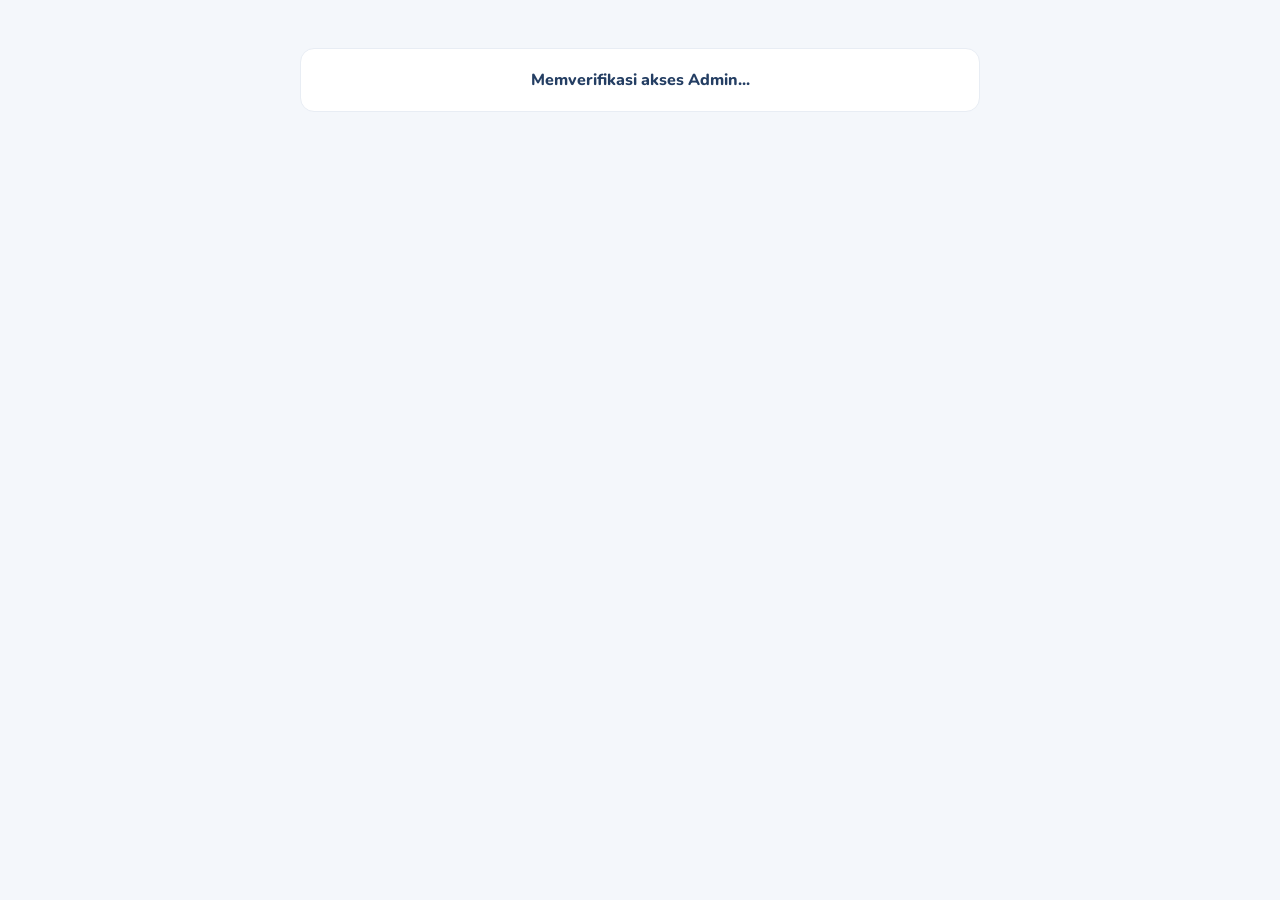
<file: kegiatan.html>
<!DOCTYPE html>
<html lang="id">
<head>
    <meta charset="UTF-8">
    <meta name="viewport" content="width=device-width, initial-scale=1.0">
    <title>Kegiatan - TK AL-Muhtar</title>
    <link rel="stylesheet" href="admin.css">
    <style>
        #adminPage[hidden] {
            display: none !important;
        }

        .activities-access {
            width: min(680px, calc(100% - 32px));
            margin: 48px auto;
            border: 1px solid #e8edf4;
            border-radius: 14px;
            padding: 20px;
            background: #fff;
            color: #243e63;
            font-weight: 800;
            text-align: center;
        }

        .activities-intro {
            margin: -10px 0 20px;
            color: #64748b;
        }

        .activities-grid {
            display: grid;
            grid-template-columns: minmax(280px, .8fr) minmax(0, 1.2fr);
            align-items: start;
            gap: 20px;
        }

        .activities-panel {
            min-width: 0;
            border: 1px solid #e8edf4;
            border-radius: 18px;
            padding: 22px;
            background: #fff;
            box-shadow: 0 5px 20px rgba(36, 62, 99, .04);
        }

        .activities-panel h2 {
            margin-bottom: 18px;
            color: #243e63;
            font-size: 19px;
        }

        .activity-form {
            display: grid;
            gap: 14px;
        }

        .activity-field label {
            display: block;
            margin-bottom: 6px;
            color: #243e63;
            font-weight: 800;
        }

        .activity-field input,
        .activity-field textarea {
            width: 100%;
            border: 1px solid #cbd5e1;
            border-radius: 8px;
            padding: 10px 12px;
            background: #fff;
            color: #26364c;
            font: inherit;
        }

        .activity-field textarea {
            min-height: 110px;
            resize: vertical;
        }

        .activity-form-actions,
        .activity-actions {
            display: flex;
            flex-wrap: wrap;
            gap: 8px;
        }

        .activity-button {
            border: 0;
            border-radius: 8px;
            padding: 10px 14px;
            background: #477bb5;
            color: #fff;
            font: 800 14px 'Nunito', sans-serif;
            cursor: pointer;
        }

        .activity-button:hover {
            background: #365f8f;
        }

        .activity-button.secondary {
            border: 1px solid #cbd5e1;
            background: #f4f7fb;
            color: #243e63;
        }

        .activity-button.danger {
            background: #b42318;
        }

        .activity-button.danger:hover {
            background: #8f1d14;
        }

        .activity-button:disabled {
            opacity: .6;
            cursor: wait;
        }

        .activity-message,
        .activity-list-status {
            min-height: 22px;
            margin: 10px 0;
            font-weight: 800;
        }

        .activity-message.success {
            color: #166534;
        }

        .activity-message.error,
        .activity-list-status.error {
            color: #991b1b;
        }

        .activity-list-status {
            color: #64748b;
        }

        .activity-empty {
            border: 1px dashed #cbd5e1;
            border-radius: 12px;
            padding: 28px 16px;
            color: #64748b;
            text-align: center;
        }

        .activity-list {
            display: grid;
            gap: 12px;
        }

        .activity-card {
            border: 1px solid #e8edf4;
            border-radius: 12px;
            padding: 16px;
            background: #fafcff;
        }

        .activity-card-header {
            display: flex;
            align-items: flex-start;
            justify-content: space-between;
            gap: 12px;
        }

        .activity-card h3 {
            color: #243e63;
            font-size: 17px;
            overflow-wrap: anywhere;
        }

        .activity-badge {
            flex: 0 0 auto;
            border-radius: 999px;
            padding: 4px 9px;
            background: #dcfce7;
            color: #166534;
            font-size: 12px;
            font-weight: 900;
        }

        .activity-badge.inactive {
            background: #e2e8f0;
            color: #475569;
        }

        .activity-meta {
            margin-top: 7px;
            color: #64748b;
            font-size: 13px;
            font-weight: 700;
        }

        .activity-description {
            margin-top: 10px;
            line-height: 1.6;
            white-space: pre-wrap;
            overflow-wrap: anywhere;
        }

        .activity-actions {
            margin-top: 14px;
        }

        @media (max-width: 1000px) {
            .activities-grid {
                grid-template-columns: 1fr;
            }
        }

        @media (max-width: 700px) {
            .main-content {
                padding: 18px;
            }

            .activities-panel {
                padding: 17px;
            }

            .activity-card-header {
                flex-direction: column;
            }
        }
    </style>
</head>
<body>

<div id="accessState" class="activities-access" role="status" aria-live="polite">
    Memverifikasi akses Admin...
</div>

<div id="adminPage" class="admin-layout" hidden>
    <aside class="sidebar">
        <h2>TK AL-Muhtar</h2>
        <p>Sistem Administrasi Sekolah</p>

        <a href="admin.html">📊 Dashboard</a>
        <a href="students.html">👧 Data Siswa</a>
        <a href="teachers.html">👩‍🏫 Data Guru</a>
        <a href="attendance.html">📋 Absensi</a>
        <a href="development.html">🌱 Perkembangan Anak</a>
        <a href="announcements.html">📢 Pengumuman</a>
        <a href="kegiatan.html" class="active" aria-current="page">🎨 Kegiatan</a>
        <a href="#">💰 Keuangan</a>
        <a href="accounts.html">👤 Manajemen Akun</a>
        <a href="settings.html">⚙️ Pengaturan</a>
        <button type="button" id="adminLogout" class="sidebar-logout">🚪 Logout</button>
    </aside>

    <main class="main-content">
        <div class="topbar">
            <h1>Kegiatan</h1>
            <div class="admin-profile">
                <strong id="adminUsername">Admin</strong>
                <span>Admin</span>
            </div>
        </div>

        <p class="activities-intro">
            Tambahkan dan kelola kegiatan sekolah yang tampil dalam daftar ini.
        </p>
        <p id="activityMessage" class="activity-message"
            role="status" aria-live="polite"></p>

        <div class="activities-grid">
            <section class="activities-panel" aria-labelledby="activityFormTitle">
                <h2 id="activityFormTitle">Tambah Kegiatan</h2>
                <form id="activityForm" class="activity-form">
                    <div class="activity-field">
                        <label for="activityTitle">Nama kegiatan</label>
                        <input id="activityTitle" name="title" required>
                    </div>
                    <div class="activity-field">
                        <label for="activityDate">Tanggal kegiatan</label>
                        <input id="activityDate" name="activity_date"
                            type="date" required>
                    </div>
                    <div class="activity-field">
                        <label for="activityLocation">Lokasi</label>
                        <input id="activityLocation" name="location">
                    </div>
                    <div class="activity-field">
                        <label for="activityDescription">Deskripsi</label>
                        <textarea id="activityDescription"
                            name="description"></textarea>
                    </div>
                    <div class="activity-form-actions">
                        <button id="saveActivityButton"
                            class="activity-button" type="submit">
                            Simpan Kegiatan
                        </button>
                        <button id="cancelEditButton"
                            class="activity-button secondary" type="button" hidden>
                            Batal Edit
                        </button>
                    </div>
                </form>
            </section>

            <section class="activities-panel" aria-labelledby="activityListTitle">
                <h2 id="activityListTitle">Daftar Kegiatan</h2>
                <p id="activityListStatus" class="activity-list-status"
                    role="status" aria-live="polite">Memuat kegiatan...</p>
                <div id="activityList" class="activity-list"></div>
            </section>
        </div>
    </main>
</div>

<script type="module">
import { createClient } from "https://esm.sh/@supabase/supabase-js@2";

const supabase = createClient(
    "https://ianbedmbrrmqhbpbbvnr.supabase.co",
    "sb_publishable_vgmD7EpEDgzSSHZout_7FQ_civgvMQ8"
);

const accessState = document.getElementById("accessState");
const adminPage = document.getElementById("adminPage");
const activityForm = document.getElementById("activityForm");
const activityList = document.getElementById("activityList");
const activityListStatus = document.getElementById("activityListStatus");
const activityMessage = document.getElementById("activityMessage");
const saveActivityButton = document.getElementById("saveActivityButton");
const cancelEditButton = document.getElementById("cancelEditButton");
const adminLogoutButton = document.getElementById("adminLogout");

let adminUserId = null;
let editingActivityId = null;
let activities = [];
let mutationInProgress = false;

function errorText(error) {
    return error && error.message ? error.message : String(error);
}

function showActivityMessage(message, type) {
    activityMessage.textContent = message;
    activityMessage.className =
        "activity-message" + (type ? " " + type : "");
}

function formatActivityDate(value) {
    const [year, month, day] = value.split("-").map(Number);
    return new Date(year, month - 1, day).toLocaleDateString("id-ID", {
        day: "numeric",
        month: "long",
        year: "numeric"
    });
}

function makeActivityButton(label, action, activity, extraClass) {
    const button = document.createElement("button");
    button.type = "button";
    button.className = "activity-button" + (extraClass ? " " + extraClass : "");
    button.textContent = label;
    button.dataset.activityAction = action;
    button.dataset.activityId = activity.id;
    button.disabled = mutationInProgress;
    return button;
}

function renderActivities() {
    activityList.replaceChildren();

    if (activities.length === 0) {
        const empty = document.createElement("p");
        empty.className = "activity-empty";
        empty.textContent = "Belum ada kegiatan yang terdaftar.";
        activityList.append(empty);
        return;
    }

    for (const activity of activities) {
        const card = document.createElement("article");
        card.className = "activity-card";

        const header = document.createElement("div");
        header.className = "activity-card-header";

        const title = document.createElement("h3");
        title.textContent = activity.title;

        const badge = document.createElement("span");
        badge.className = "activity-badge" +
            (activity.is_active ? "" : " inactive");
        badge.textContent = activity.is_active ? "Aktif" : "Tidak aktif";
        header.append(title, badge);
        card.append(header);

        const metadata = document.createElement("p");
        metadata.className = "activity-meta";
        metadata.textContent = formatActivityDate(activity.activity_date) +
            (activity.location ? " · " + activity.location : "");
        card.append(metadata);

        if (activity.description) {
            const description = document.createElement("p");
            description.className = "activity-description";
            description.textContent = activity.description;
            card.append(description);
        }

        const actions = document.createElement("div");
        actions.className = "activity-actions";
        actions.append(
            makeActivityButton("Edit", "edit", activity, "secondary"),
            makeActivityButton(
                activity.is_active ? "Nonaktifkan" : "Aktifkan",
                "toggle",
                activity,
                "secondary"
            ),
            makeActivityButton("Hapus", "delete", activity, "danger")
        );
        card.append(actions);
        activityList.append(card);
    }
}

async function loadActivities() {
    activityList.replaceChildren();
    activityListStatus.className = "activity-list-status";
    activityListStatus.textContent = "Memuat kegiatan...";

    try {
        const { data, error } = await supabase
            .from("activities")
            .select(
                "id, title, description, activity_date, location, is_active"
            )
            .order("activity_date", { ascending: false })
            .order("created_at", { ascending: false });

        if (error) {
            throw error;
        }
        if (!Array.isArray(data)) {
            throw new Error("Respons daftar kegiatan tidak valid.");
        }

        activities = data;
        renderActivities();
        activityListStatus.textContent = activities.length
            ? activities.length + " kegiatan."
            : "";
        return true;
    } catch (error) {
        console.error("Gagal memuat kegiatan:", error);
        activityListStatus.className = "activity-list-status error";
        activityListStatus.textContent =
            "Gagal memuat kegiatan: " + errorText(error);
        return false;
    }
}

function resetActivityForm() {
    activityForm.reset();
    editingActivityId = null;
    document.getElementById("activityFormTitle").textContent =
        "Tambah Kegiatan";
    saveActivityButton.textContent = "Simpan Kegiatan";
    cancelEditButton.hidden = true;
}

function setMutationBusy(isBusy) {
    mutationInProgress = isBusy;
    saveActivityButton.disabled = isBusy;
    cancelEditButton.disabled = isBusy;
    activityList.querySelectorAll("button").forEach(button => {
        button.disabled = isBusy;
    });
}

function startEditing(activity) {
    editingActivityId = activity.id;
    document.getElementById("activityTitle").value = activity.title;
    document.getElementById("activityDate").value = activity.activity_date;
    document.getElementById("activityLocation").value =
        activity.location || "";
    document.getElementById("activityDescription").value =
        activity.description || "";
    document.getElementById("activityFormTitle").textContent =
        "Edit Kegiatan";
    saveActivityButton.textContent = "Simpan Perubahan";
    cancelEditButton.hidden = false;
    document.getElementById("activityTitle").focus();
}

async function performActivityMutation(successMessage, mutation) {
    if (mutationInProgress) {
        return;
    }

    setMutationBusy(true);
    showActivityMessage("Memproses perubahan...", "");

    try {
        await mutation();
        showActivityMessage(successMessage, "success");
        await loadActivities();
    } catch (error) {
        console.error("Operasi kegiatan gagal:", error);
        showActivityMessage(
            "Operasi gagal: " + errorText(error),
            "error"
        );
    } finally {
        setMutationBusy(false);
    }
}

activityForm.addEventListener("submit", async event => {
    event.preventDefault();
    if (mutationInProgress || !activityForm.reportValidity()) {
        return;
    }

    const payload = {
        title: document.getElementById("activityTitle").value.trim(),
        description:
            document.getElementById("activityDescription").value.trim() || null,
        activity_date: document.getElementById("activityDate").value,
        location:
            document.getElementById("activityLocation").value.trim() || null
    };

    if (!payload.title) {
        showActivityMessage("Nama kegiatan wajib diisi.", "error");
        return;
    }

    await performActivityMutation(
        editingActivityId
            ? "Kegiatan berhasil diperbarui."
            : "Kegiatan berhasil ditambahkan.",
        async () => {
            let result;
            if (editingActivityId) {
                result = await supabase
                    .from("activities")
                    .update(payload)
                    .eq("id", editingActivityId)
                    .select("id")
                    .maybeSingle();
            } else {
                result = await supabase
                    .from("activities")
                    .insert({
                        ...payload,
                        is_active: true,
                        created_by: adminUserId
                    })
                    .select("id")
                    .maybeSingle();
            }

            if (result.error) {
                throw result.error;
            }
            if (!result.data) {
                throw new Error(
                    "Tidak ada kegiatan yang tersimpan atau diperbarui."
                );
            }

            resetActivityForm();
        }
    );
});

cancelEditButton.addEventListener("click", resetActivityForm);

activityList.addEventListener("click", async event => {
    const button = event.target.closest("[data-activity-action]");
    if (!button || mutationInProgress) {
        return;
    }

    const activity = activities.find(
        item => item.id === button.dataset.activityId
    );
    if (!activity) {
        showActivityMessage("Kegiatan tidak ditemukan.", "error");
        return;
    }

    const action = button.dataset.activityAction;
    if (action === "edit") {
        startEditing(activity);
        return;
    }

    if (action === "toggle") {
        const nextActiveState = !activity.is_active;
        await performActivityMutation(
            nextActiveState
                ? "Kegiatan berhasil diaktifkan."
                : "Kegiatan berhasil dinonaktifkan.",
            async () => {
                const { data, error } = await supabase
                    .from("activities")
                    .update({ is_active: nextActiveState })
                    .eq("id", activity.id)
                    .select("id")
                    .maybeSingle();

                if (error) {
                    throw error;
                }
                if (!data) {
                    throw new Error(
                        "Kegiatan tidak ditemukan atau tidak dapat diperbarui."
                    );
                }
            }
        );
        return;
    }

    if (action === "delete") {
        const confirmed = window.confirm(
            `Hapus kegiatan "${activity.title}"? Tindakan ini tidak dapat dibatalkan.`
        );
        if (!confirmed) {
            return;
        }

        await performActivityMutation(
            "Kegiatan berhasil dihapus.",
            async () => {
                const { data, error } = await supabase
                    .from("activities")
                    .delete()
                    .eq("id", activity.id)
                    .select("id")
                    .maybeSingle();

                if (error) {
                    throw error;
                }
                if (!data) {
                    throw new Error(
                        "Kegiatan tidak ditemukan atau tidak dapat dihapus."
                    );
                }
            }
        );
    }
});

adminLogoutButton.addEventListener("click", async () => {
    adminLogoutButton.disabled = true;
    try {
        const { error } = await supabase.auth.signOut({ scope: "local" });
        if (error) {
            throw error;
        }

        const { data, error: sessionError } =
            await supabase.auth.getSession();
        if (sessionError) {
            throw sessionError;
        }
        if (data.session) {
            throw new Error("Sesi Admin masih aktif setelah logout.");
        }

        window.location.replace("login.html");
    } catch (error) {
        console.error("Gagal logout Admin:", error);
        showActivityMessage(
            "Gagal logout: " + errorText(error),
            "error"
        );
        adminLogoutButton.disabled = false;
    }
});

async function redirectToLogin(signOut) {
    if (signOut) {
        const { error } = await supabase.auth.signOut({ scope: "local" });
        if (error) {
            console.error("Gagal mengakhiri sesi non-Admin:", error);
        }
    }

    window.location.replace("login.html");
}

function showAccessError(error) {
    console.error("Pemeriksaan akses Kegiatan gagal:", error);
    accessState.textContent =
        "Akses Admin belum dapat diverifikasi. Periksa koneksi atau masuk kembali. ";
    accessState.setAttribute("role", "alert");

    const loginLink = document.createElement("a");
    loginLink.href = "login.html";
    loginLink.textContent = "Buka halaman login.";
    accessState.append(loginLink);
}

async function verifyAdmin() {
    try {
        const { data: sessionData, error: sessionError } =
            await supabase.auth.getSession();
        if (sessionError) {
            throw sessionError;
        }

        const session = sessionData.session;
        if (!session) {
            await redirectToLogin(false);
            return;
        }

        const { data: isAdmin, error: adminError } =
            await supabase.rpc("is_admin");
        if (adminError) {
            throw adminError;
        }
        if (isAdmin !== true) {
            await redirectToLogin(true);
            return;
        }

        const { data: profile, error: profileError } = await supabase
            .from("profiles")
            .select("username, role, is_active")
            .eq("id", session.user.id)
            .maybeSingle();
        if (profileError) {
            throw profileError;
        }
        if (
            !profile ||
            profile.role !== "admin" ||
            profile.is_active !== true
        ) {
            await redirectToLogin(true);
            return;
        }

        adminUserId = session.user.id;
        document.getElementById("adminUsername").textContent =
            profile.username || "Admin";
        adminPage.hidden = false;
        accessState.hidden = true;
        await loadActivities();
    } catch (error) {
        showAccessError(error);
    }
}

await verifyAdmin();
</script>

</body>
</html>
</file>
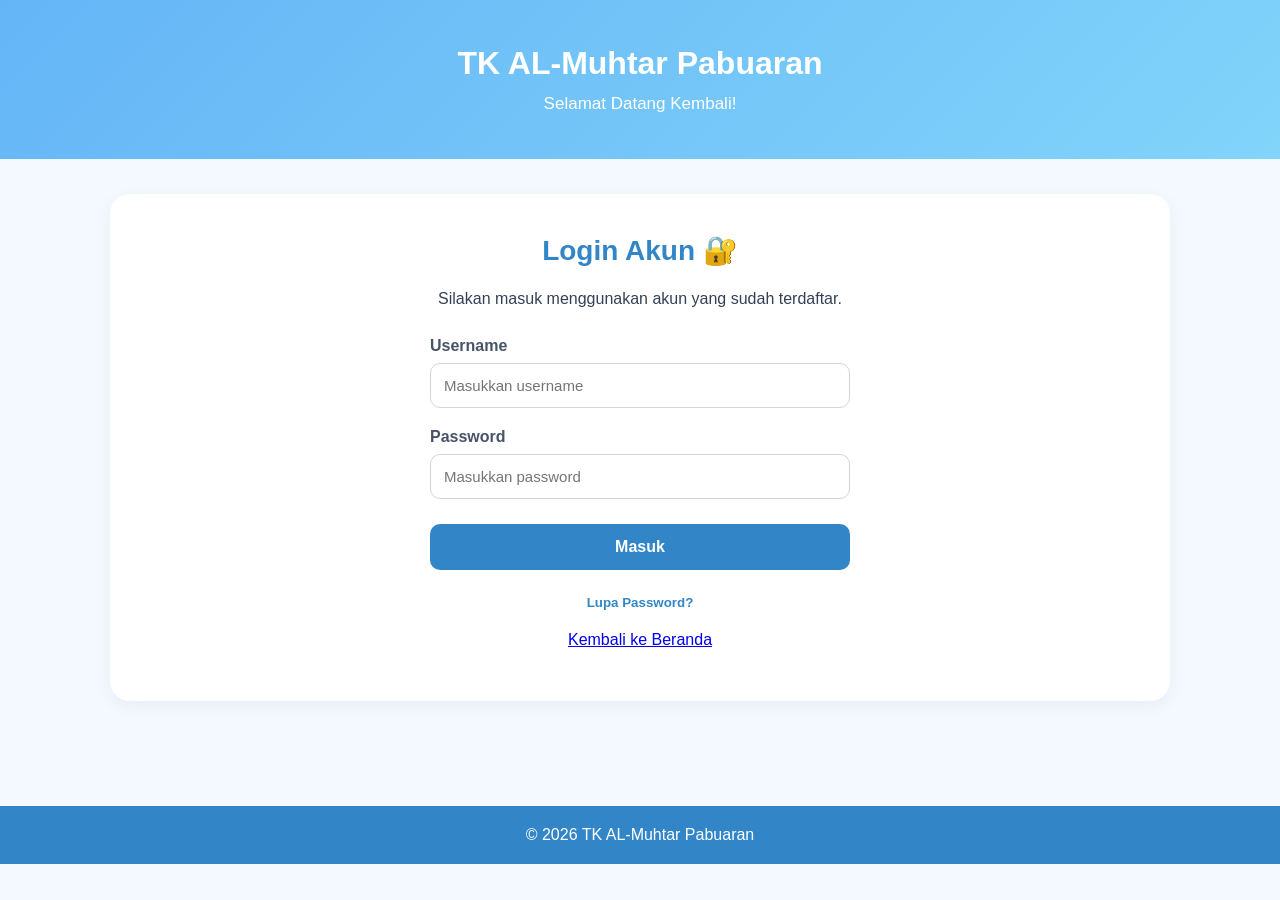
<file: login.html>
<!DOCTYPE html>
<html lang="id">
<head>
    <meta charset="UTF-8">
    <meta name="viewport" content="width=device-width, initial-scale=1.0">
    <title>Login - TK AL-Muhtar Pabuaran</title>
    <link rel="stylesheet" href="style.css">
</head>
<body>

    <header class="header">
        <h1>TK AL-Muhtar Pabuaran</h1>
        <p>Selamat Datang Kembali!</p>
    </header>

    <main>
        <section class="welcome">
            <h2>Login Akun 🔐</h2>
            <p>Silakan masuk menggunakan akun yang sudah terdaftar.</p>

            <p id="loginMessage"></p>

            <form id="loginForm">
                <div class="login-field">
                    <label for="username">Username</label>
                    <input
                        type="text"
                        id="username"
                        placeholder="Masukkan username"
                        autocomplete="username"
                        required
                    >
                </div>

                <div class="login-field">
                    <label for="password">Password</label>
                    <input
                        type="password"
                        id="password"
                        placeholder="Masukkan password"
                        autocomplete="current-password"
                        required
                    >
                </div>

                <button type="submit" class="login-button">
                    Masuk
                </button>
            </form>

            <button type="button" id="forgotPasswordLink" class="forgot-password-link">
                Lupa Password?
            </button>

            <form id="forgotPasswordForm" class="forgot-password-form" hidden>
                <div class="login-field">
                    <label for="recoveryEmail">Email terdaftar</label>
                    <input
                        type="email"
                        id="recoveryEmail"
                        placeholder="Masukkan email"
                        autocomplete="email"
                        required
                    >
                </div>
                <button type="submit" class="login-button">
                    Kirim Tautan Pemulihan
                </button>
                <button type="button" id="cancelForgotPassword" class="secondary-button">
                    Batal
                </button>
            </form>

            <p id="recoveryMessage" class="recovery-message" role="status"></p>

            <p><a href="index.html">Kembali ke Beranda</a></p>
        </section>
    </main>

    <footer>
        <p>© 2026 TK AL-Muhtar Pabuaran</p>
    </footer>

    <script type="module">
        import { createClient } from "https://esm.sh/@supabase/supabase-js@2";

        // Ganti dengan informasi project Supabase milikmu
        const SUPABASE_URL = "https://ianbedmbrrmqhbpbbvnr.supabase.co";
        const SUPABASE_KEY = "sb_publishable_vgmD7EpEDgzSSHZout_7FQ_civgvMQ8";

        const supabase = createClient(
            SUPABASE_URL,
            SUPABASE_KEY
        );

        const form = document.getElementById("loginForm");
        const message = document.getElementById("loginMessage");
        const forgotPasswordLink =
            document.getElementById("forgotPasswordLink");
        const forgotPasswordForm =
            document.getElementById("forgotPasswordForm");
        const cancelForgotPassword =
            document.getElementById("cancelForgotPassword");
        const recoveryEmail =
            document.getElementById("recoveryEmail");
        const recoveryMessage =
            document.getElementById("recoveryMessage");

        function tampilkanDiagnostikLogin(teks) {
            const baris = [
                "[Diagnostik Login]",
                teks
            ].join("\n");

            console.info(baris);
            message.textContent =
                baris.replace("[Diagnostik Login]\n", "");
        }

        forgotPasswordLink.addEventListener("click", () => {
            forgotPasswordForm.hidden = false;
            forgotPasswordLink.hidden = true;
            recoveryEmail.focus();
        });

        cancelForgotPassword.addEventListener("click", () => {
            forgotPasswordForm.hidden = true;
            forgotPasswordLink.hidden = false;
            recoveryMessage.textContent = "";
            forgotPasswordForm.reset();
        });

        forgotPasswordForm.addEventListener("submit", async (event) => {
            event.preventDefault();

            const email = recoveryEmail.value.trim();
            const button = forgotPasswordForm.querySelector("button[type='submit']");
            button.disabled = true;
            recoveryMessage.textContent =
                "Mengirim tautan pemulihan...";

            try {
                const redirectTo =
                    new URL("reset-password.html", window.location.href).href;
                const { error } =
                    await supabase.auth.resetPasswordForEmail(email, {
                        redirectTo
                    });

                if (error) throw error;

                recoveryMessage.textContent =
                    "Tautan pemulihan telah dikirim. Periksa kotak masuk dan folder spam email Anda.";
                forgotPasswordForm.reset();
            } catch (error) {
                recoveryMessage.textContent =
                    "Gagal mengirim tautan pemulihan: " + error.message;
            } finally {
                button.disabled = false;
            }
        });

        form.addEventListener("submit", async (event) => {
            event.preventDefault();

            const username = document.getElementById("username").value.trim();
            const password = document.getElementById("password").value;

            message.textContent = "Sedang memeriksa akun...";
            
            const button = form.querySelector("button");
            button.disabled = true;

            try {
                const response = await fetch(
                    `${SUPABASE_URL}/functions/v1/login-username`,
                    {
                        method: "POST",
                        headers: {
                            "Content-Type": "application/json",
                            "apikey": SUPABASE_KEY,
                            "Authorization": `Bearer ${SUPABASE_KEY}`
                        },
                        body: JSON.stringify({
                            username,
                            password
                        })
                    }
                );

                const result = await response.json();

                if (!response.ok) {
                    throw new Error(result.error || "Login gagal");
                }

                const { error } = await supabase.auth.setSession({
                    access_token: result.session.access_token,
                    refresh_token: result.session.refresh_token
                });

                if (error) throw error;

                const { data: sessionData, error: sessionError } =
                    await supabase.auth.getSession();

                tampilkanDiagnostikLogin(
                    `getSession() menemukan sesi: ${sessionData?.session ? "Ya" : "Tidak"}\n` +
                    `session.user.id tersedia: ${sessionData?.session?.user?.id ? "Ya" : "Tidak"}\n` +
                    `Error getSession(): ${sessionError ? sessionError.message : "Tidak ada"}`
                );

                const diagnostikLogin =
                    message.textContent;
                message.textContent =
                    "Login berhasil!\n" + diagnostikLogin;

                const role = result.profile.role;

                if (role === "admin") {
                    window.location.href = "admin.html";
                } else if (role === "guru") {
                    window.location.href = "guru.html";
                } else if (role === "parent") {
                    window.location.href = "parent.html";
                } else {
                    await supabase.auth.signOut();
                    message.textContent = "Role akun tidak dikenali.";
                }

            } catch (error) {
                message.textContent = error.message;
            } finally {
                button.disabled = false;
            }
        });
    </script>

</body>
</html>
</file>
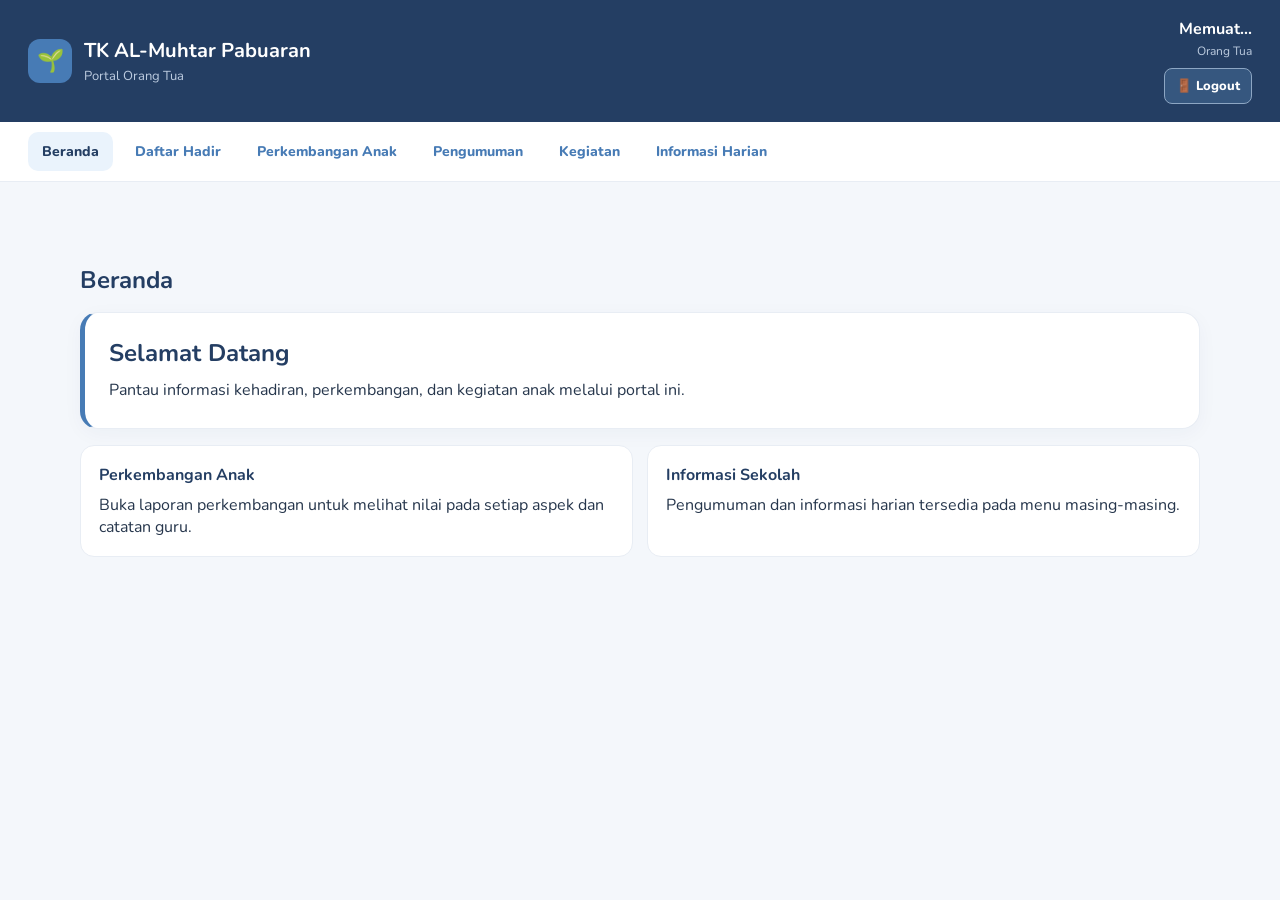
<file: parent.html>
<!DOCTYPE html>
<html lang="id">
<head>
    <meta charset="UTF-8">
    <meta name="viewport" content="width=device-width, initial-scale=1.0">
    <title>Portal Orang Tua - TK AL-Muhtar</title>
    <link rel="stylesheet" href="admin.css">
    <style>
        body {
            background: #f4f7fb;
        }

        .parent-shell {
            min-height: 100vh;
        }

        .parent-header {
            display: flex;
            align-items: center;
            justify-content: space-between;
            gap: 16px;
            padding: 18px 28px;
            background: #243e63;
            color: #fff;
        }

        .parent-brand {
            display: flex;
            align-items: center;
            gap: 12px;
        }

        .parent-brand-mark {
            width: 44px;
            height: 44px;
            display: flex;
            align-items: center;
            justify-content: center;
            border-radius: 12px;
            background: #477bb5;
            font-size: 22px;
        }

        .parent-brand h1 {
            font-size: 20px;
        }

        .parent-brand p {
            margin-top: 3px;
            color: #bdcce0;
            font-size: 13px;
        }

        .parent-profile {
            text-align: right;
        }

        .parent-profile strong,
        .parent-profile span {
            display: block;
        }

        .parent-profile span {
            margin-top: 3px;
            color: #bdcce0;
            font-size: 12px;
        }

        .parent-logout {
            margin-top: 9px;
            border: 1px solid #8da6c3;
            border-radius: 8px;
            padding: 8px 11px;
            background: #36577f;
            color: #fff;
            font: 800 13px 'Nunito', sans-serif;
            cursor: pointer;
        }

        .parent-logout:hover {
            background: #477bb5;
        }

        .parent-logout:disabled {
            opacity: .65;
            cursor: wait;
        }

        .parent-nav {
            display: flex;
            gap: 8px;
            padding: 10px 28px;
            background: #fff;
            border-bottom: 1px solid #e8edf4;
            overflow-x: auto;
        }

        .parent-nav button {
            flex: 0 0 auto;
            border: 0;
            border-radius: 10px;
            padding: 10px 14px;
            background: transparent;
            color: #477bb5;
            font: 800 14px 'Nunito', sans-serif;
            cursor: pointer;
        }

        .parent-nav button:hover,
        .parent-nav button.active {
            background: #eaf3fc;
            color: #243e63;
        }

        .parent-main {
            width: min(1120px, calc(100% - 32px));
            margin: 24px auto 40px;
        }

        .parent-message {
            min-height: 24px;
            margin-bottom: 16px;
            color: #991b1b;
            font-weight: 800;
        }

        .parent-message.success {
            color: #166534;
        }

        .child-selector {
            display: grid;
            grid-template-columns: repeat(auto-fit, minmax(220px, 1fr));
            gap: 12px;
            margin-bottom: 18px;
        }

        .child-card {
            border: 1px solid #e8edf4;
            border-radius: 14px;
            padding: 14px 16px;
            background: #fff;
            color: #26364c;
            text-align: left;
            font: inherit;
            cursor: pointer;
            box-shadow: 0 5px 20px rgba(36, 62, 99, .04);
        }

        .child-card:hover,
        .child-card.active {
            border-color: #477bb5;
            background: #eaf3fc;
        }

        .child-card strong,
        .child-card span {
            display: block;
        }

        .child-card span {
            margin-top: 5px;
            color: #8290a3;
            font-size: 13px;
        }

        .report-controls {
            display: grid;
            grid-template-columns: 1fr 1fr;
            gap: 12px;
            margin-bottom: 18px;
        }

        .report-controls label {
            display: block;
            margin-bottom: 7px;
            color: #243e63;
            font-weight: 800;
        }

        .report-controls select {
            width: 100%;
            padding: 10px 12px;
            border: 1px solid #cbd5e1;
            border-radius: 8px;
            background: #fff;
            font: inherit;
        }

        .report-panel {
            background: #fff;
            border: 1px solid #e8edf4;
            border-radius: 18px;
            box-shadow: 0 5px 20px rgba(36, 62, 99, .04);
            overflow: hidden;
        }

        .report-panel-header {
            display: flex;
            align-items: center;
            justify-content: space-between;
            gap: 12px;
            padding: 18px 20px;
            border-bottom: 1px solid #e8edf4;
        }

        .report-panel-header h2 {
            font-size: 18px;
        }

        .report-period {
            color: #477bb5;
            font-weight: 800;
        }

        .report-panel-body {
            padding: 20px;
        }

        .aspect-grid {
            display: grid;
            grid-template-columns: repeat(2, minmax(0, 1fr));
            gap: 14px;
        }

        .aspect-card,
        .teacher-notes {
            border: 1px solid #e8edf4;
            border-radius: 12px;
            padding: 16px;
            background: #fafcff;
        }

        .aspect-card h3,
        .teacher-notes h3 {
            margin-bottom: 8px;
            color: #243e63;
            font-size: 15px;
        }

        .aspect-card p,
        .teacher-notes p {
            line-height: 1.7;
            white-space: pre-wrap;
        }

        .teacher-notes {
            margin-top: 14px;
        }

        .empty-state {
            padding: 28px 20px;
            color: #8290a3;
            text-align: center;
        }

        .daily-report-child {
            margin-bottom: 18px;
        }

        .daily-report-child:last-child {
            margin-bottom: 0;
        }

        .daily-report-child-name {
            margin: 0 0 10px;
            color: #243e63;
            font-size: 16px;
        }

        .daily-report-list {
            display: grid;
            gap: 12px;
        }

        .daily-report-card {
            border: 1px solid #e8edf4;
            border-radius: 12px;
            padding: 16px;
            background: #fafcff;
        }

        .daily-report-date {
            display: block;
            margin-bottom: 12px;
            color: #477bb5;
            font-weight: 800;
        }

        .parent-section {
            display: none;
        }

        .parent-section.active {
            display: block;
        }

        .section-heading {
            margin-bottom: 16px;
            color: #243e63;
        }

        .home-welcome,
        .info-panel,
        .cash-summary,
        .announcement-panel,
        .attendance-panel {
            background: #fff;
            border: 1px solid #e8edf4;
            border-radius: 18px;
            box-shadow: 0 5px 20px rgba(36, 62, 99, .04);
        }

        .home-welcome {
            padding: 24px;
            border-left: 5px solid #477bb5;
        }

        .home-welcome h2 {
            margin-bottom: 8px;
            color: #243e63;
        }

        .home-welcome p,
        .info-panel p,
        .announcement-panel p,
        .cash-summary p {
            line-height: 1.7;
        }

        .home-grid,
        .cash-grid,
        .announcement-grid {
            display: grid;
            grid-template-columns: repeat(2, minmax(0, 1fr));
            gap: 14px;
            margin-top: 16px;
        }

        .home-card,
        .cash-summary,
        .info-panel,
        .announcement-panel {
            padding: 18px;
        }

        .home-card,
        .cash-summary,
        .info-panel,
        .announcement-panel {
            border: 1px solid #e8edf4;
            border-radius: 14px;
            background: #fff;
        }

        .home-card h3,
        .cash-summary h3,
        .info-panel h3,
        .announcement-panel h3 {
            margin-bottom: 8px;
            color: #243e63;
            font-size: 16px;
        }

        .attendance-panel {
            overflow: hidden;
        }

        .attendance-toolbar {
            display: grid;
            grid-template-columns: 1fr;
            gap: 12px;
            padding: 18px 20px;
            border-bottom: 1px solid #e8edf4;
        }

        .attendance-toolbar label {
            display: block;
            margin-bottom: 7px;
            color: #243e63;
            font-weight: 800;
        }

        .attendance-toolbar select {
            width: 100%;
            padding: 10px 12px;
            border: 1px solid #cbd5e1;
            border-radius: 8px;
            background: #fff;
            font: inherit;
        }

        .attendance-table-wrap {
            overflow-x: auto;
        }

        .attendance-table {
            width: 100%;
            border-collapse: collapse;
            min-width: 520px;
        }

        .attendance-table th,
        .attendance-table td {
            padding: 12px 14px;
            border-bottom: 1px solid #e8edf4;
            text-align: left;
            vertical-align: top;
        }

        .attendance-table th {
            background: #f4f7fb;
            color: #243e63;
        }

        .attendance-status {
            display: inline-block;
            border-radius: 999px;
            padding: 5px 10px;
            background: #eaf3fc;
            color: #243e63;
            font-size: 13px;
            font-weight: 800;
        }

        @media (max-width: 700px) {
            .parent-header {
                align-items: flex-start;
                flex-wrap: wrap;
                padding: 16px;
            }

            .parent-nav {
                padding: 8px 12px;
            }

            .parent-profile {
                max-width: none;
                text-align: right;
            }

            .parent-main {
                width: min(100% - 24px, 1120px);
                margin-top: 16px;
            }

            .report-controls,
            .aspect-grid,
            .home-grid,
            .cash-grid,
            .announcement-grid {
                grid-template-columns: 1fr;
            }

            .report-panel-header {
                align-items: flex-start;
                flex-direction: column;
            }
        }
    </style>
</head>
<body>

<div class="parent-shell">
    <header class="parent-header">
        <div class="parent-brand">
            <div class="parent-brand-mark">🌱</div>
            <div>
                <h1>TK AL-Muhtar Pabuaran</h1>
                <p>Portal Orang Tua</p>
            </div>
        </div>
        <div class="parent-profile">
            <strong id="parentName">Memuat...</strong>
            <span>Orang Tua</span>
            <button type="button" id="parentLogout" class="parent-logout">
                🚪 Logout
            </button>
        </div>
    </header>

    <nav class="parent-nav" aria-label="Navigasi Portal Orang Tua">
        <button type="button" class="active" data-parent-section="beranda">Beranda</button>
        <button type="button" data-parent-section="kehadiran">Daftar Hadir</button>
        <button type="button" data-parent-section="perkembangan">Perkembangan Anak</button>
        <button type="button" data-parent-section="kas" hidden>Kas Mingguan</button>
        <button type="button" data-parent-section="pengumuman">Pengumuman</button>
        <button type="button" data-parent-section="kegiatan">Kegiatan</button>
        <button type="button" data-parent-section="harian">Informasi Harian</button>
    </nav>

    <main class="parent-main">
        <p id="parentMessage" class="parent-message"></p>
        <div id="childSelector" class="child-selector"></div>

        <section id="section-beranda" class="parent-section active">
            <h2 class="section-heading">Beranda</h2>
            <div class="home-welcome">
                <h2 id="homeWelcomeTitle">Selamat Datang</h2>
                <p>Pantau informasi kehadiran, perkembangan, dan kegiatan anak melalui portal ini.</p>
            </div>
            <div class="home-grid">
                <article class="home-card">
                    <h3>Perkembangan Anak</h3>
                    <p>Buka laporan perkembangan untuk melihat nilai pada setiap aspek dan catatan guru.</p>
                </article>
                <article class="home-card">
                    <h3>Informasi Sekolah</h3>
                    <p>Pengumuman dan informasi harian tersedia pada menu masing-masing.</p>
                </article>
            </div>
        </section>

        <section id="section-kehadiran" class="parent-section">
            <h2 class="section-heading">Daftar Hadir</h2>
            <div class="attendance-panel">
                <div class="attendance-toolbar">
                    <div>
                        <label for="attendanceChildFilter">Anak</label>
                        <select id="attendanceChildFilter">
                            <option value="">Pilih anak</option>
                        </select>
                    </div>
                </div>
                <div id="attendanceContent" class="attendance-table-wrap">
                    <div class="empty-state">Pilih anak untuk melihat riwayat kehadiran.</div>
                </div>
            </div>
        </section>

        <section id="section-perkembangan" class="parent-section">
            <h2 class="section-heading">Perkembangan Anak</h2>
            <div class="report-controls">
                <div>
                    <label for="parentYearFilter">Tahun Ajaran</label>
                    <select id="parentYearFilter">
                        <option value="">Semua tahun</option>
                    </select>
                </div>
                <div>
                    <label for="parentSemesterFilter">Semester</label>
                    <select id="parentSemesterFilter">
                        <option value="">Semua semester</option>
                        <option value="1">Semester 1</option>
                        <option value="2">Semester 2</option>
                    </select>
                </div>
            </div>

            <section class="report-panel">
                <div class="report-panel-header">
                    <h2 id="selectedChildName">Pilih Anak</h2>
                    <span id="reportPeriod" class="report-period"></span>
                </div>
                <div id="reportContent" class="report-panel-body">
                    <div class="empty-state">Memuat laporan perkembangan...</div>
                </div>
            </section>
        </section>

        <section id="section-kas" class="parent-section">
            <h2 class="section-heading">Kas Mingguan</h2>
            <div class="cash-grid">
                <article class="cash-summary">
                    <h3>Status Pembayaran</h3>
                    <p>Informasi pembayaran kas belum tersedia.</p>
                    <p><strong>Total tagihan:</strong> Belum tersedia</p>
                    <p><strong>Minggu sudah dibayar:</strong> Belum tersedia</p>
                    <p><strong>Minggu belum dibayar:</strong> Belum tersedia</p>
                    <p><strong>Jumlah tunggakan:</strong> Belum tersedia</p>
                </article>
                <article class="cash-summary">
                    <h3>Riwayat Pembayaran</h3>
                    <p>Belum ada riwayat pembayaran yang dapat ditampilkan.</p>
                </article>
            </div>
        </section>

        <section id="section-pengumuman" class="parent-section">
            <h2 class="section-heading">Pengumuman</h2>
            <div id="announcementContent" class="announcement-grid">
                <article class="announcement-panel">
                    <h3>Pengumuman</h3>
                    <p>Memuat pengumuman...</p>
                </article>
            </div>
        </section>

        <section id="section-kegiatan" class="parent-section">
            <h2 class="section-heading">Kegiatan Sekolah</h2>
            <div id="activitiesContent" class="announcement-grid" aria-live="polite">
                <article class="announcement-panel">
                    <h3>Kegiatan Sekolah</h3>
                    <p>Memuat kegiatan...</p>
                </article>
            </div>
        </section>

        <section id="section-harian" class="parent-section">
            <h2 class="section-heading">Informasi Harian</h2>
            <div id="dailyReportContent" class="info-panel">
                <h3>Informasi Harian Anak</h3>
                <div class="empty-state">Memuat informasi harian...</div>
            </div>
        </section>
    </main>
</div>

<script type="module">
import { createClient } from "https://esm.sh/@supabase/supabase-js@2";

const SUPABASE_URL = "https://ianbedmbrrmqhbpbbvnr.supabase.co";
const SUPABASE_KEY = "sb_publishable_vgmD7EpEDgzSSHZout_7FQ_civgvMQ8";
const supabase = createClient(SUPABASE_URL, SUPABASE_KEY);

const parentName = document.getElementById("parentName");
const parentMessage = document.getElementById("parentMessage");
const parentLogoutButton = document.getElementById("parentLogout");
const childSelector = document.getElementById("childSelector");
const parentYearFilter = document.getElementById("parentYearFilter");
const parentSemesterFilter =
    document.getElementById("parentSemesterFilter");
const selectedChildName = document.getElementById("selectedChildName");
const reportPeriod = document.getElementById("reportPeriod");
const reportContent = document.getElementById("reportContent");
const attendanceChildFilter =
    document.getElementById("attendanceChildFilter");
const attendanceContent =
    document.getElementById("attendanceContent");
const announcementContent =
    document.getElementById("announcementContent");
const activitiesContent =
    document.getElementById("activitiesContent");
const dailyReportContent =
    document.getElementById("dailyReportContent");
const homeWelcomeTitle =
    document.getElementById("homeWelcomeTitle");
const parentNavButtons =
    [...document.querySelectorAll("[data-parent-section]")];
const parentSections =
    [...document.querySelectorAll(".parent-section")];

let connectedChildren = [];
let allReports = [];
let selectedChildId = null;

document.body.style.display = "none";

function escapeHTML(teks) {
    return String(teks ?? "").replace(/[&<>"']/g, karakter => ({
        "&": "&amp;",
        "<": "&lt;",
        ">": "&gt;",
        '"': "&quot;",
        "'": "&#039;"
    })[karakter]);
}

function dapatkanSapaanOrangTua() {
    const hubungan = [...new Set(
        connectedChildren
            .map(child => String(child.relationship || "").trim())
            .filter(Boolean)
    )];

    if (hubungan.length === 0) {
        return "Selamat Datang, Bapak/Ibu";
    }

    if (hubungan.length > 1) {
        return "Selamat Datang, Bapak/Ibu";
    }

    if (hubungan[0] === "Ayah") {
        return "Selamat Datang, Bapak";
    }

    if (hubungan[0] === "Ibu") {
        return "Selamat Datang, Ibu";
    }

    if (hubungan[0] === "Wali") {
        return "Selamat Datang, Bapak/Ibu Wali";
    }

    return "Selamat Datang, Bapak/Ibu";
}

async function signOutAndRedirect() {
    await supabase.auth.signOut({ scope: "local" });
    window.location.replace("login.html");
}

async function logoutParent() {
    parentLogoutButton.disabled = true;
    parentLogoutButton.textContent = "Keluar...";

    try {
        const { error } = await supabase.auth.signOut({ scope: "local" });
        if (error) {
            throw error;
        }

        const { data: sessionData, error: sessionError } =
            await supabase.auth.getSession();
        if (sessionError) {
            throw sessionError;
        }
        if (sessionData.session) {
            throw new Error("Sesi akun masih aktif setelah logout.");
        }

        window.location.replace("login.html");
    } catch (error) {
        console.error("Gagal logout Orang Tua:", error);
        const message = error && error.message ? error.message : String(error);
        parentMessage.textContent = "Gagal logout: " + message;
        parentLogoutButton.disabled = false;
        parentLogoutButton.textContent = "🚪 Logout";
    }
}

async function checkParent() {
    try {
        const { data: sessionData, error: sessionError } =
            await supabase.auth.getSession();

        if (sessionError || !sessionData.session) {
            await signOutAndRedirect();
            return false;
        }

        const { data: profile, error: profileError } = await supabase
            .from("profiles")
            .select("id, full_name, username, role, is_active")
            .eq("id", sessionData.session.user.id)
            .maybeSingle();

        if (
            profileError ||
            !profile ||
            profile.role !== "parent" ||
            profile.is_active !== true
        ) {
            await signOutAndRedirect();
            return false;
        }

        parentName.textContent =
            profile.full_name || profile.username || "Orang Tua";
        return true;
    } catch (error) {
        console.error("Pemeriksaan akses Parent gagal:", error);
        await signOutAndRedirect();
        return false;
    }
}

async function loadConnectedChildren() {
    const { data: sessionData, error: sessionError } =
        await supabase.auth.getSession();

    if (sessionError || !sessionData.session) {
        await signOutAndRedirect();
        return false;
    }

    const { data: parentRow, error: parentError } = await supabase
        .from("parents")
        .select("id")
        .eq("user_id", sessionData.session.user.id)
        .maybeSingle();

    if (parentError) {
        parentMessage.textContent =
            "Gagal memuat data orang tua: " + parentError.message;
        return false;
    }

    if (!parentRow) {
        connectedChildren = [];
        parentMessage.textContent =
            "Belum ada anak yang terhubung dengan akun ini.";
        renderChildSelector();
        return true;
    }

    const { data: links, error: linksError } = await supabase
        .from("student_parents")
        .select(`
            relationship,
            student_id,
            students (
                id,
                full_name,
                student_number
            )
        `)
        .eq("parent_id", parentRow.id);

    if (linksError) {
        parentMessage.textContent =
            "Gagal memuat data anak: " + linksError.message;
        return false;
    }

    const uniqueChildren = new Map();

    (links || []).forEach(link => {
        if (!link.students) return;

        uniqueChildren.set(link.student_id, {
            id: link.student_id,
            full_name: link.students.full_name,
            student_number: link.students.student_number,
            relationship: link.relationship
        });
    });

    connectedChildren = [...uniqueChildren.values()]
        .sort((a, b) =>
            (a.full_name || "").localeCompare(b.full_name || "")
        );

    if (connectedChildren.length === 0) {
        parentMessage.textContent =
            "Belum ada anak yang terhubung dengan akun ini.";
    }

    if (
        !selectedChildId ||
        !connectedChildren.some(child => child.id === selectedChildId)
    ) {
        selectedChildId =
            connectedChildren.length > 0
                ? connectedChildren[0].id
                : null;
    }

    homeWelcomeTitle.textContent = dapatkanSapaanOrangTua();
    renderChildSelector();
    return true;
}

function renderChildSelector() {
    if (connectedChildren.length === 0) {
        childSelector.innerHTML = "";
        attendanceChildFilter.innerHTML =
            '<option value="">Pilih anak</option>';
        selectedChildName.textContent = "Belum ada anak";
        reportPeriod.textContent = "";
        reportContent.innerHTML =
            '<div class="empty-state">Belum ada anak yang terhubung.</div>';
        attendanceContent.innerHTML =
            '<div class="empty-state">Belum ada anak yang terhubung.</div>';
        return;
    }

    childSelector.innerHTML = connectedChildren.map(child => `
        <button type="button"
            class="child-card ${child.id === selectedChildId ? "active" : ""}"
            data-child-id="${escapeHTML(child.id)}">
            <strong>${escapeHTML(child.full_name)}</strong>
            <span>
                ${escapeHTML(child.relationship || "Orang Tua")}
                ${child.student_number
                    ? ` | No. Induk ${escapeHTML(child.student_number)}`
                    : ""}
            </span>
        </button>
    `).join("");

    const selectedAttendance =
        attendanceChildFilter.value ||
        selectedChildId ||
        "";
    attendanceChildFilter.innerHTML =
        connectedChildren.map(child =>
            `<option value="${escapeHTML(child.id)}">
                ${escapeHTML(child.full_name)}
            </option>`
        ).join("");
    attendanceChildFilter.value =
        connectedChildren.some(child => child.id === selectedAttendance)
            ? selectedAttendance
            : connectedChildren[0].id;

    childSelector.querySelectorAll("[data-child-id]")
        .forEach(button => {
            button.addEventListener("click", () => {
                selectedChildId = button.dataset.childId;
                attendanceChildFilter.value = selectedChildId;
                renderChildSelector();
                loadReports();
                loadAttendance();
            });
        });

    const selectedChild =
        connectedChildren.find(child => child.id === selectedChildId);
    if (selectedChild) {
        selectedChildName.textContent = selectedChild.full_name;
    }
}

function resetReportFilters() {
    const selectedYear = parentYearFilter.value;
    const years = [...new Set(allReports
        .map(report => report.academic_year)
        .filter(Boolean))]
        .sort((a, b) => b.localeCompare(a));

    parentYearFilter.innerHTML =
        '<option value="">Semua tahun</option>' +
        years.map(year =>
            `<option value="${escapeHTML(year)}">${escapeHTML(year)}</option>`
        ).join("");

    if (years.includes(selectedYear)) {
        parentYearFilter.value = selectedYear;
    }
}

function renderReportContent() {
    if (!selectedChildId) {
        reportContent.innerHTML =
            '<div class="empty-state">Belum ada anak yang terhubung.</div>';
        return;
    }

    const year = parentYearFilter.value;
    const semester = parentSemesterFilter.value;

    const reports = allReports
        .filter(report =>
            report.student_id === selectedChildId &&
            (!year || report.academic_year === year) &&
            (!semester || String(report.semester) === semester)
        )
        .sort((a, b) => {
            const yearComparison =
                (b.academic_year || "").localeCompare(a.academic_year || "");
            if (yearComparison !== 0) return yearComparison;
            return Number(b.semester) - Number(a.semester);
        });

    if (reports.length === 0) {
        reportPeriod.textContent = "";
        reportContent.innerHTML =
            '<div class="empty-state">Laporan perkembangan belum tersedia untuk periode ini.</div>';
        return;
    }

    reportPeriod.textContent =
        `${reports[0].academic_year} | Semester ${reports[0].semester}`;

    reportContent.innerHTML = reports.map(report => `
        <article class="aspect-grid">
            ${[
                ["Nilai Agama dan Moral", report.religious_moral],
                ["Fisik Motorik", report.physical_motor],
                ["Kognitif", report.cognitive],
                ["Bahasa", report.language],
                ["Sosial Emosional", report.social_emotional],
                ["Seni", report.art]
            ].map(([title, value]) => `
                <div class="aspect-card">
                    <h3>${escapeHTML(title)}</h3>
                    <p>${escapeHTML(value || "-")}</p>
                </div>
            `).join("")}
        </article>
        <article class="teacher-notes">
            <h3>Catatan Guru</h3>
            <p>${escapeHTML(report.teacher_notes || "-")}</p>
        </article>
    `).join(
        '<hr style="border:0;border-top:1px solid #e8edf4;margin:18px 0">'
    );
}

async function loadReports() {
    if (connectedChildren.length === 0 || !selectedChildId) {
        allReports = [];
        renderReportContent();
        return;
    }

    parentMessage.textContent = "Memuat laporan...";

    const studentIds = connectedChildren.map(child => child.id);

    const { data, error } = await supabase
        .from("child_development_reports")
        .select(`
            id,
            student_id,
            academic_year,
            semester,
            religious_moral,
            physical_motor,
            cognitive,
            language,
            social_emotional,
            art,
            teacher_notes,
            recorded_by,
            created_at,
            updated_at
        `)
        .in("student_id", studentIds)
        .order("academic_year", { ascending: false })
        .order("semester", { ascending: false });

    if (error) {
        parentMessage.textContent =
            "Gagal memuat laporan perkembangan: " + error.message;
        reportContent.innerHTML =
            '<div class="empty-state">Laporan belum dapat dimuat.</div>';
        console.error(error);
        return;
    }

    allReports = data || [];
    parentMessage.textContent = "";
    resetReportFilters();
    renderReportContent();
}

async function loadAttendance() {
    const studentId = attendanceChildFilter.value;

    if (!studentId) {
        attendanceContent.innerHTML =
            '<div class="empty-state">Pilih anak untuk melihat riwayat kehadiran.</div>';
        return;
    }

    if (
        !connectedChildren.some(child =>
            child.id === studentId
        )
    ) {
        attendanceContent.innerHTML =
            '<div class="empty-state">Anak tidak terhubung dengan akun ini.</div>';
        return;
    }

    attendanceContent.innerHTML =
        '<div class="empty-state">Memuat riwayat kehadiran...</div>';

    const { data, error } = await supabase
        .from("attendance")
        .select("attendance_date, status, notes")
        .eq("student_id", studentId)
        .order("attendance_date", { ascending: false });

    if (error) {
        attendanceContent.innerHTML =
            '<div class="empty-state">Riwayat kehadiran belum dapat dimuat.</div>';
        parentMessage.textContent =
            "Riwayat kehadiran belum dapat dibaca: " + error.message;
        console.error(error);
        return;
    }

    parentMessage.textContent = "";

    if (!data || data.length === 0) {
        attendanceContent.innerHTML =
            '<div class="empty-state">Belum ada riwayat kehadiran.</div>';
        return;
    }

    attendanceContent.innerHTML = `
        <table class="attendance-table">
            <thead>
                <tr>
                    <th>Tanggal</th>
                    <th>Status</th>
                    <th>Catatan</th>
                </tr>
            </thead>
            <tbody>
                ${data.map(item => `
                    <tr>
                        <td>${escapeHTML(item.attendance_date || "-")}</td>
                        <td>
                            <span class="attendance-status">
                                ${escapeHTML(item.status || "-")}
                            </span>
                        </td>
                        <td>${escapeHTML(item.notes || "-")}</td>
                    </tr>
                `).join("")}
            </tbody>
        </table>
    `;
}

function formatReportDate(reportDate) {
    if (!reportDate) return "-";

    const date = new Date(`${reportDate}T00:00:00`);
    if (Number.isNaN(date.getTime())) return escapeHTML(reportDate);

    return new Intl.DateTimeFormat("id-ID", {
        weekday: "long",
        day: "numeric",
        month: "long",
        year: "numeric"
    }).format(date);
}

async function loadDailyReports() {
    if (connectedChildren.length === 0) {
        dailyReportContent.innerHTML = `
            <h3>Informasi Harian Anak</h3>
            <div class="empty-state">Belum ada anak yang terhubung dengan akun ini.</div>
        `;
        return;
    }

    dailyReportContent.innerHTML = `
        <h3>Informasi Harian Anak</h3>
        <div class="empty-state">Memuat informasi harian...</div>
    `;

    const studentIds = connectedChildren.map(child => child.id);
    const { data, error } = await supabase
        .from("daily_reports")
        .select(`
            id,
            student_id,
            report_date,
            meal_info,
            activity_info,
            mood_info,
            other_notes,
            recorded_by,
            created_at
        `)
        .in("student_id", studentIds)
        .order("report_date", { ascending: false });

    if (error) {
        dailyReportContent.innerHTML = `
            <h3>Informasi Harian Anak</h3>
            <div class="empty-state">Informasi harian belum dapat dimuat.</div>
        `;
        parentMessage.textContent =
            "Gagal memuat informasi harian: " + error.message;
        console.error("Gagal memuat daily_reports:", error);
        return;
    }

    parentMessage.textContent = "";

    if (!data || data.length === 0) {
        dailyReportContent.innerHTML = `
            <h3>Informasi Harian Anak</h3>
            <div class="empty-state">Belum ada informasi harian.</div>
        `;
        return;
    }

    const reportsByChild = new Map();
    data.forEach(report => {
        if (!reportsByChild.has(report.student_id)) {
            reportsByChild.set(report.student_id, []);
        }
        reportsByChild.get(report.student_id).push(report);
    });

    dailyReportContent.innerHTML = `
        <h3>Informasi Harian Anak</h3>
        ${connectedChildren.map(child => {
            const reports = reportsByChild.get(child.id) || [];

            if (reports.length === 0) {
                return `
                    <section class="daily-report-child">
                        <h4 class="daily-report-child-name">${escapeHTML(child.full_name)}</h4>
                        <div class="empty-state">Belum ada informasi harian untuk anak ini.</div>
                    </section>
                `;
            }

            return `
                <section class="daily-report-child">
                    <h4 class="daily-report-child-name">${escapeHTML(child.full_name)}</h4>
                    <div class="daily-report-list">
                        ${reports.map(report => `
                            <article class="daily-report-card">
                                <time class="daily-report-date" datetime="${escapeHTML(report.report_date || "")}">
                                    ${escapeHTML(formatReportDate(report.report_date))}
                                </time>
                                <div class="aspect-grid">
                                    <div class="aspect-card">
                                        <h3>Informasi Makanan</h3>
                                        <p>${escapeHTML(report.meal_info || "-")}</p>
                                    </div>
                                    <div class="aspect-card">
                                        <h3>Kegiatan</h3>
                                        <p>${escapeHTML(report.activity_info || "-")}</p>
                                    </div>
                                    <div class="aspect-card">
                                        <h3>Suasana Hati</h3>
                                        <p>${escapeHTML(report.mood_info || "-")}</p>
                                    </div>
                                    <div class="aspect-card">
                                        <h3>Catatan Lainnya</h3>
                                        <p>${escapeHTML(report.other_notes || "-")}</p>
                                    </div>
                                </div>
                            </article>
                        `).join("")}
                    </div>
                </section>
            `;
        }).join("")}
    `;
}

async function loadAnnouncements() {
    announcementContent.innerHTML = `
        <article class="announcement-panel">
            <h3>Pengumuman</h3>
            <p>Memuat pengumuman...</p>
        </article>
    `;

    const { data, error } = await supabase
        .from("announcements")
        .select("title, content")
        .eq("is_published", true);

    if (error) {
        if (error.code === "42703") {
            announcementContent.innerHTML = `
                <article class="announcement-panel">
                    <h3>Pengumuman</h3>
                    <p>Pengumuman belum dapat ditampilkan untuk akun ini.</p>
                </article>
            `;
        } else {
            announcementContent.innerHTML = `
                <article class="announcement-panel">
                    <h3>Pengumuman</h3>
                    <p>Pengumuman belum dapat dimuat.</p>
                </article>
            `;
        }
        console.error(error);
        return;
    }

    if (!data || data.length === 0) {
        announcementContent.innerHTML = `
            <article class="announcement-panel">
                <h3>Pengumuman</h3>
                <p>Belum ada pengumuman yang tersedia.</p>
            </article>
        `;
        return;
    }

    announcementContent.innerHTML = data.map(item => `
        <article class="announcement-panel">
            <h3>${escapeHTML(item.title || "Pengumuman")}</h3>
            <p>${escapeHTML(item.content || "-")}</p>
        </article>
    `).join("");
}

async function loadActivities() {
    activitiesContent.innerHTML = `
        <article class="announcement-panel">
            <h3>Kegiatan Sekolah</h3>
            <p>Memuat kegiatan...</p>
        </article>
    `;

    const { data, error } = await supabase
        .from("activities")
        .select("title, activity_date, description")
        .eq("is_active", true)
        .order("activity_date", { ascending: false });

    if (error) {
        activitiesContent.innerHTML = `
            <article class="announcement-panel">
                <h3>Kegiatan Sekolah</h3>
                <p>Kegiatan belum dapat dimuat.</p>
            </article>
        `;
        console.error("Gagal memuat kegiatan sekolah:", error);
        return;
    }

    if (!Array.isArray(data)) {
        activitiesContent.innerHTML = `
            <article class="announcement-panel">
                <h3>Kegiatan Sekolah</h3>
                <p>Kegiatan belum dapat dimuat.</p>
            </article>
        `;
        console.error("Respons daftar kegiatan tidak valid:", data);
        return;
    }

    if (data.length === 0) {
        activitiesContent.innerHTML = `
            <article class="announcement-panel">
                <h3>Kegiatan Sekolah</h3>
                <p>Belum ada kegiatan aktif yang dapat ditampilkan.</p>
            </article>
        `;
        return;
    }

    activitiesContent.innerHTML = data.map(item => `
        <article class="announcement-panel">
            <h3>${escapeHTML(item.title || "Kegiatan")}</h3>
            <p class="daily-report-date">
                ${formatReportDate(item.activity_date)}
            </p>
            <p>${escapeHTML(item.description || "-")}</p>
        </article>
    `).join("");
}

function tampilParentSection(sectionId) {
    parentSections.forEach(section =>
        section.classList.toggle(
            "active",
            section.id === `section-${sectionId}`
        )
    );

    parentNavButtons.forEach(button =>
        button.classList.toggle(
            "active",
            button.dataset.parentSection === sectionId
        )
    );

    if (sectionId === "kehadiran") {
        loadAttendance();
    } else if (sectionId === "pengumuman") {
        loadAnnouncements();
    } else if (sectionId === "kegiatan") {
        loadActivities();
    } else if (sectionId === "perkembangan") {
        loadReports();
    } else if (sectionId === "harian") {
        loadDailyReports();
    }
}

parentNavButtons.forEach(button => {
    button.addEventListener("click", () => {
        tampilParentSection(button.dataset.parentSection);
    });
});

parentLogoutButton.addEventListener("click", logoutParent);

parentYearFilter.addEventListener("change", renderReportContent);
parentSemesterFilter.addEventListener("change", renderReportContent);
attendanceChildFilter.addEventListener("change", () => {
    selectedChildId = attendanceChildFilter.value;
    renderChildSelector();
    loadAttendance();
});

(async () => {
    if (!(await checkParent())) return;

    document.body.style.display = "block";
    if (!(await loadConnectedChildren())) return;
    await Promise.all([
        loadReports(),
        loadDailyReports()
    ]);
})();
</script>

</body>
</html>
</file>
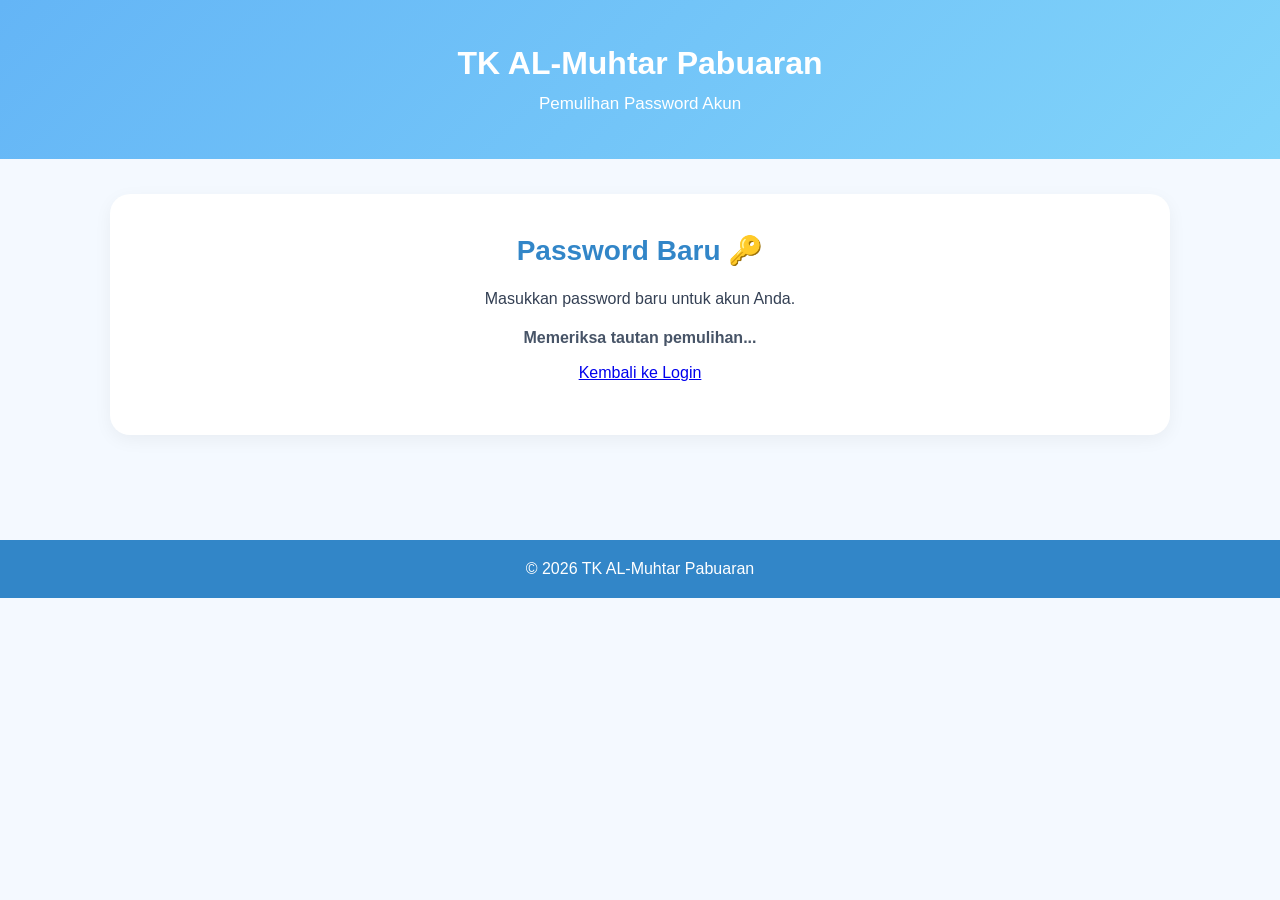
<file: reset-password.html>
<!DOCTYPE html>
<html lang="id">
<head>
    <meta charset="UTF-8">
    <meta name="viewport" content="width=device-width, initial-scale=1.0">
    <title>Atur Ulang Password - TK AL-Muhtar Pabuaran</title>
    <link rel="stylesheet" href="style.css">
</head>
<body>
    <header class="header">
        <h1>TK AL-Muhtar Pabuaran</h1>
        <p>Pemulihan Password Akun</p>
    </header>

    <main>
        <section class="welcome">
            <h2>Password Baru 🔑</h2>
            <p>Masukkan password baru untuk akun Anda.</p>

            <p id="resetMessage" class="recovery-message" role="status">
                Memeriksa tautan pemulihan...
            </p>

            <form id="resetPasswordForm" class="forgot-password-form" hidden>
                <div class="login-field">
                    <label for="passwordBaru">Password Baru</label>
                    <input
                        type="password"
                        id="passwordBaru"
                        minlength="8"
                        maxlength="256"
                        autocomplete="new-password"
                        required
                    >
                </div>

                <div class="login-field">
                    <label for="konfirmasiPassword">Konfirmasi Password Baru</label>
                    <input
                        type="password"
                        id="konfirmasiPassword"
                        minlength="8"
                        maxlength="256"
                        autocomplete="new-password"
                        required
                    >
                </div>

                <button type="submit" class="login-button">
                    Simpan Password Baru
                </button>
            </form>

            <p><a href="login.html">Kembali ke Login</a></p>
        </section>
    </main>

    <footer>
        <p>© 2026 TK AL-Muhtar Pabuaran</p>
    </footer>

    <script type="module">
        import { createClient } from
            "https://esm.sh/@supabase/supabase-js@2";

        const SUPABASE_URL =
            "https://ianbedmbrrmqhbpbbvnr.supabase.co";
        const SUPABASE_KEY =
            "sb_publishable_vgmD7EpEDgzSSHZout_7FQ_civgvMQ8";

        const supabase = createClient(SUPABASE_URL, SUPABASE_KEY);

        const form = document.getElementById("resetPasswordForm");
        const passwordBaru =
            document.getElementById("passwordBaru");
        const konfirmasiPassword =
            document.getElementById("konfirmasiPassword");
        const message =
            document.getElementById("resetMessage");

        async function periksaSesiPemulihan() {
            try {
                const params =
                    new URLSearchParams(window.location.search);

                if (params.get("code")) {
                    const { error } =
                        await supabase.auth.exchangeCodeForSession(
                            params.get("code")
                        );

                    if (error) throw error;
                }

                const { data: { session }, error } =
                    await supabase.auth.getSession();

                if (error) throw error;

                if (!session) {
                    throw new Error(
                        "Tautan pemulihan tidak valid atau sudah kedaluwarsa."
                    );
                }

                message.textContent =
                    "Silakan buat password baru.";
                form.hidden = false;
                passwordBaru.focus();
            } catch (error) {
                message.textContent =
                    "Gagal memeriksa tautan pemulihan: " +
                    error.message;
                form.hidden = true;
            }
        }

        form.addEventListener("submit", async (event) => {
            event.preventDefault();

            if (passwordBaru.value !== konfirmasiPassword.value) {
                message.textContent =
                    "Konfirmasi password tidak sama.";
                return;
            }

            const button =
                form.querySelector("button[type='submit']");
            button.disabled = true;
            message.textContent = "Menyimpan password baru...";

            try {
                const { error } =
                    await supabase.auth.updateUser({
                        password: passwordBaru.value
                    });

                if (error) throw error;

                message.textContent =
                    "Password berhasil diperbarui. Anda dapat login kembali.";
                form.reset();
                form.hidden = true;

                setTimeout(() => {
                    window.location.replace("login.html");
                }, 2500);
            } catch (error) {
                message.textContent =
                    "Gagal memperbarui password: " + error.message;
            } finally {
                button.disabled = false;
            }
        });

        await periksaSesiPemulihan();
    </script>
</body>
</html>
</file>
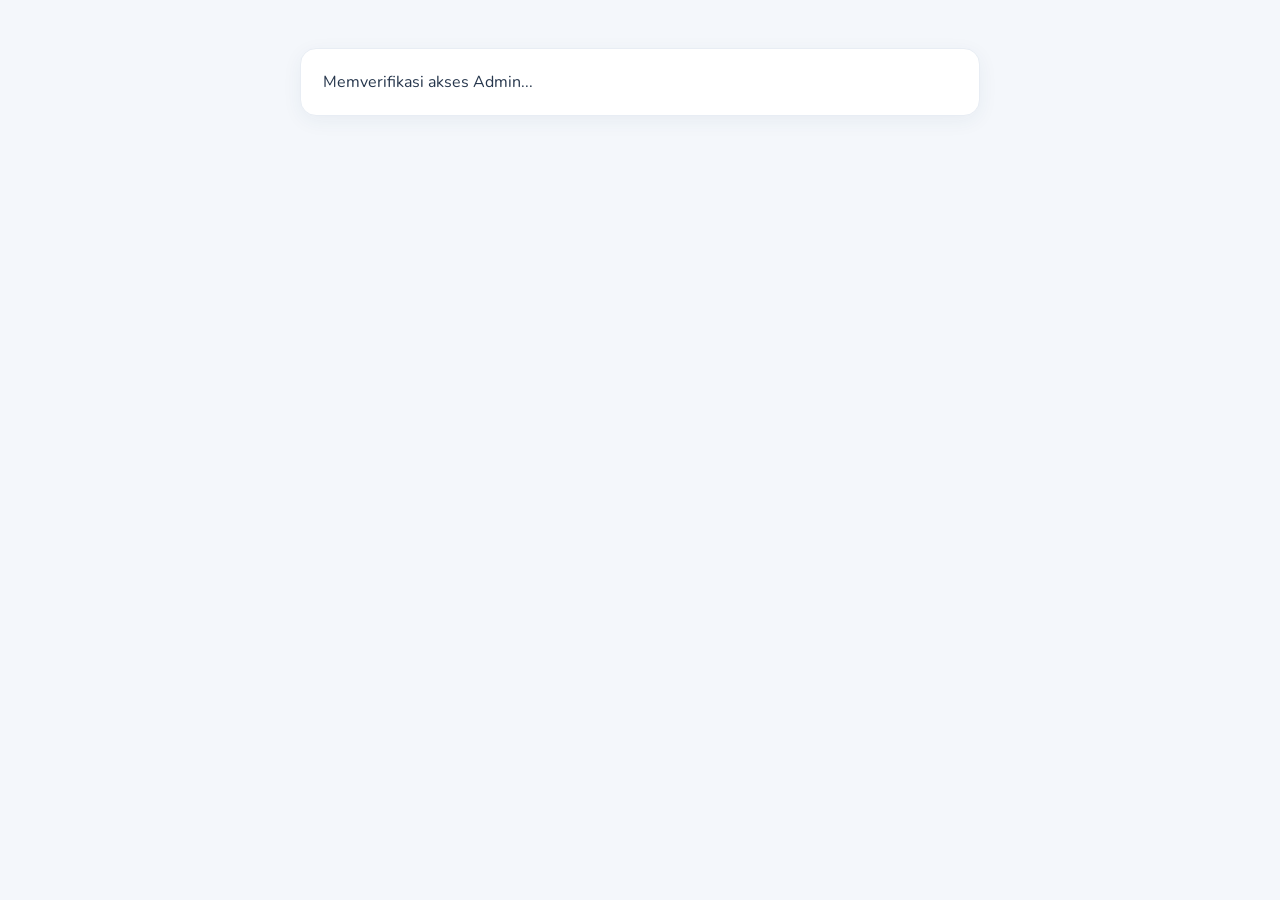
<file: settings.html>
<!DOCTYPE html>
<html lang="id">
<head>
    <meta charset="UTF-8">
    <meta name="viewport" content="width=device-width, initial-scale=1.0">
    <title>Pengaturan - TK AL-Muhtar</title>
    <link rel="stylesheet" href="admin.css">
    <style>
        [hidden] {
            display: none !important;
        }

        .access-state {
            max-width: 680px;
            margin: 48px auto;
            padding: 22px;
            border: 1px solid var(--border);
            border-radius: 16px;
            background: var(--white);
            color: var(--text);
            box-shadow: 0 5px 20px rgba(36, 62, 99, .06);
        }

        .access-state a {
            color: var(--blue);
            font-weight: 800;
        }

        .settings-notice {
            margin-bottom: 20px;
            padding: 15px 18px;
            border: 1px solid var(--border);
            border-radius: 12px;
            background: var(--light-blue);
            color: var(--navy);
            line-height: 1.6;
        }

        .settings-form {
            display: grid;
            gap: 14px;
        }

        .settings-fields {
            display: grid;
            grid-template-columns: repeat(2, minmax(0, 1fr));
            gap: 14px;
        }

        .settings-field label {
            display: block;
            margin-bottom: 7px;
            color: var(--navy);
            font-size: 14px;
            font-weight: 800;
        }

        .settings-field input,
        .settings-field select {
            width: 100%;
            min-width: 0;
            padding: 11px 12px;
            border: 1px solid var(--border);
            border-radius: 8px;
            background: var(--white);
            color: var(--text);
            font: inherit;
        }

        .settings-form button {
            justify-self: start;
            border: 0;
            border-radius: 9px;
            padding: 11px 16px;
            background: var(--blue);
            color: var(--white);
            font: 800 14px 'Nunito', sans-serif;
            cursor: pointer;
        }

        .settings-form button:disabled {
            cursor: wait;
            opacity: .65;
        }

        .form-message {
            min-height: 22px;
            margin: 0;
            font-size: 14px;
            font-weight: 800;
        }

        .form-message.success {
            color: #16834a;
        }

        .form-message.error {
            color: #b42318;
        }

        .form-message.neutral {
            color: var(--muted);
        }

        .settings-grid {
            display: grid;
            grid-template-columns: repeat(2, minmax(0, 1fr));
            gap: 18px;
        }

        .settings-card {
            min-width: 0;
            padding: 25px;
            border: 1px solid var(--border);
            border-radius: 19px;
            background: var(--white);
            box-shadow: 0 5px 20px rgba(36, 62, 99, .04);
        }

        .settings-card h2 {
            margin-bottom: 17px;
            color: var(--navy);
            font-size: 18px;
            font-weight: 900;
        }

        .settings-list {
            display: grid;
            gap: 13px;
            margin: 0;
        }

        .settings-item {
            display: flex;
            justify-content: space-between;
            align-items: flex-start;
            gap: 16px;
            padding-bottom: 12px;
            border-bottom: 1px solid var(--border);
        }

        .settings-item:last-child {
            padding-bottom: 0;
            border-bottom: 0;
        }

        .settings-item dt {
            color: var(--muted);
            font-size: 14px;
            font-weight: 700;
        }

        .settings-item dd {
            margin: 0;
            color: var(--text);
            font-size: 14px;
            font-weight: 800;
            text-align: right;
            overflow-wrap: anywhere;
        }

        .settings-status {
            color: #16834a !important;
        }

        @media (max-width: 700px) {
            .settings-fields {
                grid-template-columns: 1fr;
            }

            .settings-grid {
                grid-template-columns: 1fr;
            }

        }
    </style>
</head>
<body>

<div id="accessState" class="access-state" role="status" aria-live="polite">
    Memverifikasi akses Admin...
</div>

<div id="adminPage" class="admin-layout" hidden>
    <aside class="sidebar">
        <h2>TK AL-Muhtar</h2>
        <p>Sistem Administrasi Sekolah</p>

        <a href="admin.html">📊 Dashboard</a>
        <a href="students.html">👧 Data Siswa</a>
        <a href="teachers.html">👩‍🏫 Data Guru</a>
        <a href="attendance.html">📋 Absensi</a>
        <a href="development.html">🌱 Perkembangan Anak</a>
        <a href="announcements.html">📢 Pengumuman</a>
        <a href="kegiatan.html">🎨 Kegiatan</a>
        <a href="#">💰 Keuangan</a>
        <a href="accounts.html">👤 Manajemen Akun</a>
        <a href="settings.html" class="active" aria-current="page">⚙️ Pengaturan</a>
        <button type="button" id="adminLogout" class="sidebar-logout">🚪 Logout</button>
    </aside>

    <main class="main-content">
        <div class="topbar">
            <h1>Pengaturan</h1>
        </div>

        <p class="settings-notice" id="settingsNotice">
            Perubahan identitas sekolah dan tahun ajaran tersimpan permanen setelah
            tombol Simpan berhasil diproses.
        </p>

        <div class="settings-grid">
            <section class="settings-card" aria-labelledby="schoolSettingsTitle">
                <h2 id="schoolSettingsTitle">Identitas Sekolah</h2>
                <form id="schoolSettingsForm" class="settings-form">
                    <div class="settings-fields">
                        <div class="settings-field">
                            <label for="schoolName">Nama sekolah</label>
                            <input id="schoolName" name="school_name" maxlength="150"
                                value="TK AL-Muhtar Pabuaran" required>
                        </div>
                        <div class="settings-field">
                            <label for="schoolPhone">Nomor telepon sekolah</label>
                            <input id="schoolPhone" name="school_phone" type="tel"
                                maxlength="50" placeholder="Masukkan nomor telepon">
                        </div>
                        <div class="settings-field">
                            <label for="schoolAddress">Alamat sekolah</label>
                            <input id="schoolAddress" name="school_address"
                                maxlength="500" placeholder="Masukkan alamat sekolah">
                        </div>
                        <div class="settings-field">
                            <label for="principalName">Nama kepala sekolah</label>
                            <input id="principalName" name="principal_name"
                                maxlength="150" placeholder="Masukkan nama kepala sekolah">
                        </div>
                    </div>
                    <button id="saveSchoolSettingsButton" type="submit">
                        Simpan Identitas Sekolah
                    </button>
                    <p id="schoolSettingsMessage" class="form-message"
                        role="status" aria-live="polite"></p>
                </form>
            </section>

            <section class="settings-card" aria-labelledby="schoolYearTitle">
                <h2 id="schoolYearTitle">Tahun Ajaran dan Semester</h2>
                <form id="schoolYearForm" class="settings-form">
                    <div class="settings-fields">
                        <div class="settings-field">
                            <label for="academicYear">Tahun ajaran</label>
                            <input id="academicYear" name="academic_year"
                                maxlength="9" pattern="[0-9]{4}/[0-9]{4}"
                                placeholder="Contoh: 2026/2027" required>
                        </div>
                        <div class="settings-field">
                            <label for="semester">Semester</label>
                            <select id="semester" name="semester" required>
                                <option value="">Pilih semester</option>
                                <option value="Ganjil">Ganjil</option>
                                <option value="Genap">Genap</option>
                            </select>
                        </div>
                    </div>
                    <button id="saveSchoolYearButton" type="submit">
                        Simpan Tahun Ajaran
                    </button>
                    <p id="schoolYearMessage" class="form-message"
                        role="status" aria-live="polite"></p>
                </form>
            </section>

            <section class="settings-card" aria-labelledby="accountInfoTitle">
                <h2 id="accountInfoTitle">Informasi Akun Admin</h2>
                <dl class="settings-list">
                    <div class="settings-item">
                        <dt>Username Admin</dt>
                        <dd id="adminUsername">Memuat...</dd>
                    </div>
                    <div class="settings-item">
                        <dt>Akun yang sedang login</dt>
                        <dd id="adminEmail">Memuat...</dd>
                    </div>
                    <div class="settings-item">
                        <dt>Peran</dt>
                        <dd>Admin aktif</dd>
                    </div>
                </dl>
            </section>

            <section class="settings-card" aria-labelledby="systemInfoTitle">
                <h2 id="systemInfoTitle">Informasi Sistem</h2>
                <dl class="settings-list">
                    <div class="settings-item">
                        <dt>Nama aplikasi</dt>
                        <dd>Sistem Administrasi Sekolah</dd>
                    </div>
                    <div class="settings-item">
                        <dt>Versi sistem</dt>
                        <dd>Belum ditentukan</dd>
                    </div>
                    <div class="settings-item">
                        <dt>Koneksi Supabase</dt>
                        <dd id="supabaseStatus">Memeriksa...</dd>
                    </div>
                </dl>
            </section>
        </div>
    </main>
</div>

<script type="module">
import { createClient } from "https://esm.sh/@supabase/supabase-js@2";

const supabase = createClient(
    "https://ianbedmbrrmqhbpbbvnr.supabase.co",
    "sb_publishable_vgmD7EpEDgzSSHZout_7FQ_civgvMQ8"
);

const accessState = document.getElementById("accessState");
const adminPage = document.getElementById("adminPage");
const schoolSettingsForm = document.getElementById("schoolSettingsForm");
const schoolYearForm = document.getElementById("schoolYearForm");
const schoolSettingsButton =
    document.getElementById("saveSchoolSettingsButton");
const schoolYearButton =
    document.getElementById("saveSchoolYearButton");
let adminUserId = null;

function showFormMessage(id, message, state) {
    const element = document.getElementById(id);
    element.textContent = message;
    element.className = "form-message " + state;
}

function setSupabaseStatus(message, connected) {
    const status = document.getElementById("supabaseStatus");
    status.textContent = message;
    status.classList.toggle("settings-status", connected);
}

async function loadSettings() {
    let result;
    try {
        result = await supabase
            .from("school_settings")
            .select(
                "school_name, school_address, school_phone, principal_name, " +
                "academic_year, semester"
            )
            .eq("id", 1)
            .maybeSingle();
    } catch (error) {
        console.error("Gagal memuat pengaturan sekolah:", error);
        const message = error && error.message ? error.message : String(error);
        showFormMessage(
            "schoolSettingsMessage",
            "Gagal memuat pengaturan: " + message,
            "error"
        );
        showFormMessage(
            "schoolYearMessage",
            "Gagal memuat pengaturan: " + message,
            "error"
        );
        return;
    }

    const { data, error } = result;

    if (error) {
        console.error("Gagal memuat pengaturan sekolah:", error);
        showFormMessage(
            "schoolSettingsMessage",
            "Gagal memuat pengaturan: " + error.message,
            "error"
        );
        showFormMessage(
            "schoolYearMessage",
            "Gagal memuat pengaturan: " + error.message,
            "error"
        );
        return;
    }

    setSupabaseStatus("Terhubung", true);

    if (!data) {
        document.getElementById("settingsNotice").textContent =
            "Belum ada data pengaturan yang tersimpan. Nilai awal nama sekolah " +
            "hanya akan tersimpan setelah tombol Simpan berhasil diproses.";
        showFormMessage(
            "schoolSettingsMessage",
            "Belum ada data identitas sekolah yang tersimpan.",
            "neutral"
        );
        showFormMessage(
            "schoolYearMessage",
            "Belum ada data tahun ajaran dan semester yang tersimpan.",
            "neutral"
        );
        return;
    }

    document.getElementById("schoolName").value = data.school_name || "";
    document.getElementById("schoolAddress").value =
        data.school_address || "";
    document.getElementById("schoolPhone").value = data.school_phone || "";
    document.getElementById("principalName").value =
        data.principal_name || "";
    document.getElementById("academicYear").value =
        data.academic_year || "";
    document.getElementById("semester").value = data.semester || "";

    showFormMessage(
        "schoolSettingsMessage",
        "Data pengaturan berhasil dimuat.",
        "neutral"
    );
    showFormMessage(
        "schoolYearMessage",
        "Data pengaturan berhasil dimuat.",
        "neutral"
    );
}

schoolSettingsForm.addEventListener("submit", async (event) => {
    event.preventDefault();
    schoolSettingsButton.disabled = true;
    showFormMessage("schoolSettingsMessage", "Menyimpan...", "neutral");

    try {
        const { error } = await supabase
            .from("school_settings")
            .upsert(
                {
                    id: 1,
                    school_name:
                        document.getElementById("schoolName").value.trim(),
                    school_address:
                        document.getElementById("schoolAddress").value.trim(),
                    school_phone:
                        document.getElementById("schoolPhone").value.trim(),
                    principal_name:
                        document.getElementById("principalName").value.trim(),
                    updated_by: adminUserId
                },
                { onConflict: "id" }
            );

        if (error) {
            throw error;
        }

        showFormMessage(
            "schoolSettingsMessage",
            "Identitas sekolah berhasil disimpan.",
            "success"
        );
    } catch (error) {
        console.error("Gagal menyimpan identitas sekolah:", error);
        showFormMessage(
            "schoolSettingsMessage",
            "Gagal menyimpan identitas sekolah: " + error.message,
            "error"
        );
    } finally {
        schoolSettingsButton.disabled = false;
    }
});

schoolYearForm.addEventListener("submit", async (event) => {
    event.preventDefault();
    schoolYearButton.disabled = true;
    showFormMessage("schoolYearMessage", "Menyimpan...", "neutral");

    try {
        const { error } = await supabase
            .from("school_settings")
            .upsert(
                {
                    id: 1,
                    academic_year:
                        document.getElementById("academicYear").value.trim(),
                    semester: document.getElementById("semester").value,
                    updated_by: adminUserId
                },
                { onConflict: "id" }
            );

        if (error) {
            throw error;
        }

        showFormMessage(
            "schoolYearMessage",
            "Tahun ajaran dan semester berhasil disimpan.",
            "success"
        );
    } catch (error) {
        console.error("Gagal menyimpan tahun ajaran:", error);
        showFormMessage(
            "schoolYearMessage",
            "Gagal menyimpan tahun ajaran: " + error.message,
            "error"
        );
    } finally {
        schoolYearButton.disabled = false;
    }
});

async function redirectToLogin(signOut) {
    if (signOut) {
        const { error } = await supabase.auth.signOut();
        if (error) {
            console.error("Gagal mengakhiri sesi non-Admin:", error);
        }
    }

    window.location.replace("login.html");
}

async function verifyAdmin() {
    try {
        const { data: sessionData, error: sessionError } =
            await supabase.auth.getSession();

        if (sessionError) {
            throw sessionError;
        }

        const session = sessionData.session;
        if (!session) {
            await redirectToLogin(false);
            return;
        }

        const { data: isAdmin, error: adminError } =
            await supabase.rpc("is_admin");

        if (adminError) {
            throw adminError;
        }

        if (isAdmin !== true) {
            await redirectToLogin(true);
            return;
        }

        const { data: profile, error: profileError } = await supabase
            .from("profiles")
            .select("username, role, is_active")
            .eq("id", session.user.id)
            .maybeSingle();

        if (profileError) {
            throw profileError;
        }

        if (
            !profile ||
            profile.role !== "admin" ||
            profile.is_active !== true
        ) {
            await redirectToLogin(true);
            return;
        }

        document.getElementById("adminUsername").textContent =
            profile.username || "Tidak tersedia";
        document.getElementById("adminEmail").textContent =
            session.user.email || "Tidak tersedia";
        adminUserId = session.user.id;
        setSupabaseStatus("Terhubung", true);

        adminPage.hidden = false;
        accessState.hidden = true;
        await loadSettings();
    } catch (error) {
        console.error("Pemeriksaan akses Pengaturan gagal:", error);
        accessState.textContent =
            "Akses belum dapat diverifikasi. Periksa koneksi lalu masuk kembali. ";
        accessState.setAttribute("role", "alert");

        const loginLink = document.createElement("a");
        loginLink.href = "login.html";
        loginLink.textContent = "Buka halaman login.";
        accessState.appendChild(loginLink);

        document.getElementById("supabaseStatus").textContent =
            "Tidak dapat diverifikasi";
        document.getElementById("supabaseStatus").classList.remove(
            "settings-status"
        );
    }
}

document.getElementById("adminLogout").addEventListener(
    "click",
    async () => {
        const { error } = await supabase.auth.signOut();
        if (error) {
            console.error("Gagal logout:", error);
            accessState.hidden = false;
            accessState.textContent = "Gagal logout: " + error.message;
            accessState.setAttribute("role", "alert");
            return;
        }

        window.location.replace("login.html");
    }
);

await verifyAdmin();
</script>

</body>
</html>
</file>
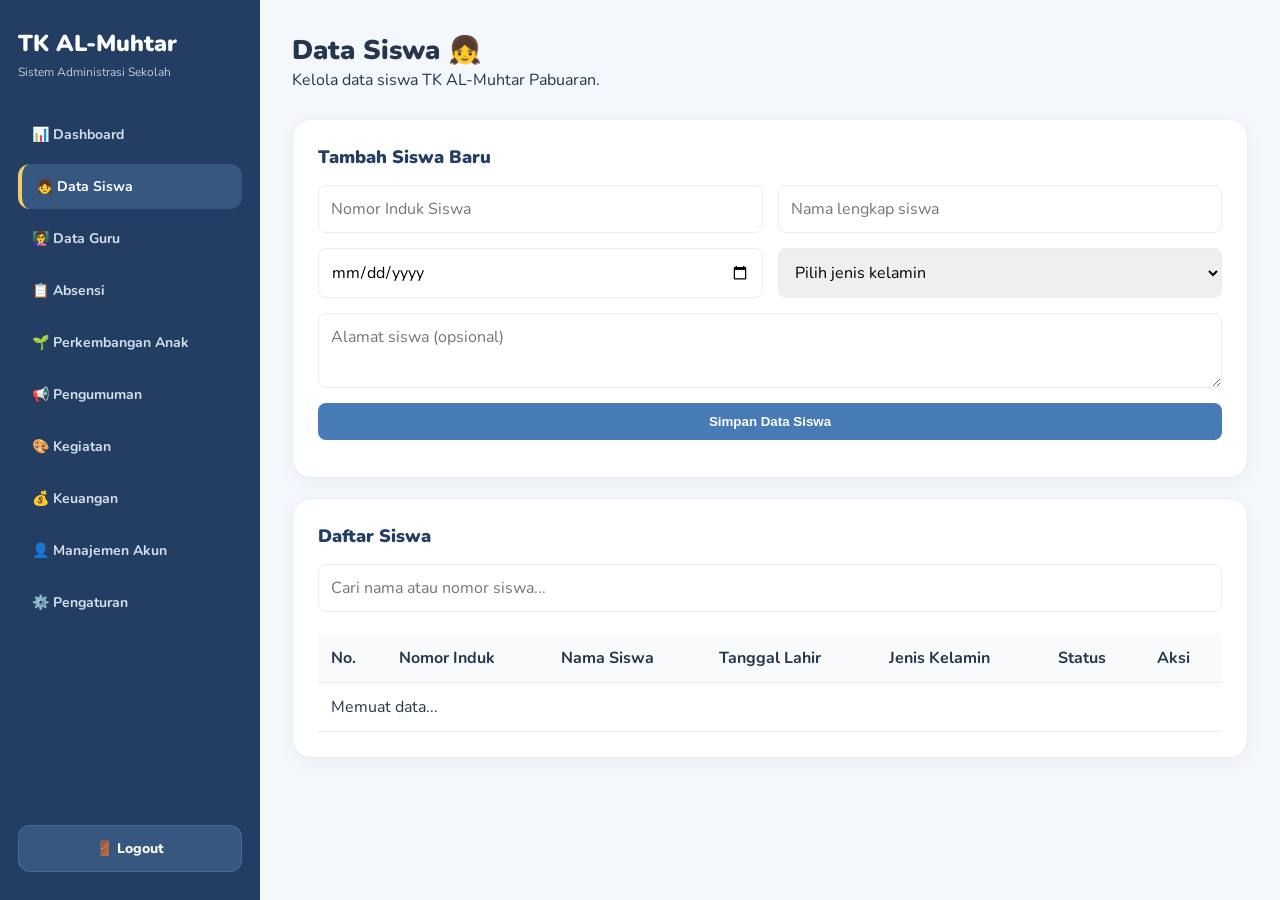
<file: students.html>
<!DOCTYPE html>
<html lang="id">
<head>
    <meta charset="UTF-8">
    <meta name="viewport" content="width=device-width, initial-scale=1.0">
    <title>Data Siswa - TK AL-Muhtar</title>
    <link rel="stylesheet" href="admin.css">
    <style>
        .student-panel {
            background: var(--white);
            padding: 25px;
            border: 1px solid var(--border);
            border-radius: 19px;
            margin-bottom: 20px;
            box-shadow: 0 5px 20px rgba(36, 62, 99, .04);
        }

        .student-panel h2 {
            margin-bottom: 16px;
            color: var(--navy);
            font-size: 18px;
            font-weight: 900;
        }

        .student-form {
            display: grid;
            grid-template-columns: repeat(2, 1fr);
            gap: 15px;
        }

        .student-form input,
        .student-form select,
        .student-form textarea,
        .search-input {
            width: 100%;
            padding: 12px;
            border: 1px solid var(--border);
            border-radius: 8px;
            font: inherit;
            box-sizing: border-box;
        }

        .student-form textarea {
            grid-column: 1 / -1;
            min-height: 75px;
        }

        .student-form button,
        .action-button {
            border: none;
            padding: 11px 16px;
            border-radius: 8px;
            background: var(--blue);
            color: var(--white);
            cursor: pointer;
            font-weight: bold;
        }

        .student-form button {
            grid-column: 1 / -1;
        }

        .table-wrap {
            overflow-x: auto;
        }

        .student-table {
            width: 100%;
            border-collapse: collapse;
            min-width: 650px;
        }

        .student-table th,
        .student-table td {
            text-align: left;
            padding: 13px;
            border-bottom: 1px solid var(--border);
        }

        .student-table th {
            background: #f8fafc;
        }

        .status-active {
            color: #16834a;
            font-weight: bold;
        }

        .status-inactive {
            color: #c0392b;
            font-weight: bold;
        }

        .small-button {
            padding: 7px 10px;
            border: none;
            border-radius: 6px;
            cursor: pointer;
            background: var(--light-blue);
            margin: 2px;
        }

        #pesan {
            margin-top: 12px;
            font-weight: bold;
        }

        @media(max-width: 650px) {
            .student-form {
                grid-template-columns: 1fr;
            }

            .student-form textarea,
            .student-form button {
                grid-column: auto;
            }

        }
    </style>
</head>
<body>

<div class="admin-layout">

    <aside class="sidebar">
        <h2>TK AL-Muhtar</h2>
        <p>Sistem Administrasi Sekolah</p>

        <a href="admin.html">📊 Dashboard</a>
        <a href="students.html" class="active">👧 Data Siswa</a>
        <a href="teachers.html">👩‍🏫 Data Guru</a>
        <a href="attendance.html">📋 Absensi</a>
        <a href="development.html">🌱 Perkembangan Anak</a>
        <a href="announcements.html">📢 Pengumuman</a>
        <a href="kegiatan.html">🎨 Kegiatan</a>
        <a href="#">💰 Keuangan</a>
        <a href="accounts.html">👤 Manajemen Akun</a>
        <a href="settings.html">⚙️ Pengaturan</a>
        <button type="button" id="adminLogout" class="sidebar-logout">🚪 Logout</button>
    </aside>

    <main class="main-content student-content">

        <div class="topbar">
            <div>
                <h1>Data Siswa 👧</h1>
                <p>Kelola data siswa TK AL-Muhtar Pabuaran.</p>
            </div>
        </div>

        <section class="student-panel">
            <h2>Tambah Siswa Baru</h2>

            <form id="formSiswa" class="student-form">
                <input id="nomor" placeholder="Nomor Induk Siswa" required>
                <input id="nama" placeholder="Nama lengkap siswa" required>

                <input id="lahir" type="date">

                <select id="gender">
                    <option value="">Pilih jenis kelamin</option>
                    <option value="L">Laki-laki</option>
                    <option value="P">Perempuan</option>
                </select>

                <textarea id="alamat" placeholder="Alamat siswa (opsional)"></textarea>

                <button type="submit" id="tombolSimpan">
                    Simpan Data Siswa
                </button>
            </form>

            <p id="pesan"></p>
        </section>

        <section class="student-panel">
            <h2>Daftar Siswa</h2>

            <input
                class="search-input"
                id="pencarian"
                placeholder="Cari nama atau nomor siswa..."
            >

            <br><br>

            <div class="table-wrap">
                <table class="student-table">
                    <thead>
                        <tr>
                            <th>No.</th>
                            <th>Nomor Induk</th>
                            <th>Nama Siswa</th>
                            <th>Tanggal Lahir</th>
                            <th>Jenis Kelamin</th>
                            <th>Status</th>
                            <th>Aksi</th>
                        </tr>
                    </thead>
                    <tbody id="daftarSiswa">
                        <tr>
                            <td colspan="7">Memuat data...</td>
                        </tr>
                    </tbody>
                </table>
            </div>
        </section>

    </main>
</div>

<script type="module">
import { createClient } from "https://esm.sh/@supabase/supabase-js@2";

const supabase = createClient(
    "https://ianbedmbrrmqhbpbbvnr.supabase.co",
    "sb_publishable_vgmD7EpEDgzSSHZout_7FQ_civgvMQ8"
);

const pesan = document.getElementById("pesan");
const daftar = document.getElementById("daftarSiswa");

let semuaSiswa = [];

async function periksaAdmin() {
    document.body.style.display = "none";

    const { data: { session }, error: sessionError } =
        await supabase.auth.getSession();

    if (sessionError || !session) {
        window.location.replace("login.html");
        return false;
    }

    const { data, error } = await supabase.rpc("is_admin");

    if (error || data !== true) {
        await supabase.auth.signOut();
        window.location.replace("login.html");
        return false;
    }

    document.body.style.display = "block";
    return true;
}

async function muatSiswa() {
    daftar.innerHTML = "<tr><td colspan='7'>Memuat...</td></tr>";

    const { data, error } = await supabase
        .from("students")
        .select("id, student_number, full_name, birth_date, gender, is_active")
        .order("full_name");

    if (error) {
        daftar.innerHTML =
            "<tr><td colspan='7'>Gagal memuat data siswa.</td></tr>";
        console.error(error);
        return;
    }

    semuaSiswa = data || [];
    tampilkanSiswa(semuaSiswa);
}

function tampilkanSiswa(data) {
    daftar.innerHTML = "";

    if (data.length === 0) {
        daftar.innerHTML =
            "<tr><td colspan='7'>Belum ada data siswa.</td></tr>";
        return;
    }

    data.forEach((siswa, index) => {
        const baris = document.createElement("tr");

        const kolom = [
            index + 1,
            siswa.student_number,
            siswa.full_name,
            siswa.birth_date || "-",
            siswa.gender || "-",
            siswa.is_active ? "Aktif" : "Nonaktif"
        ];

        kolom.forEach((nilai, i) => {
            const td = document.createElement("td");
            td.textContent = nilai;

            if (i === 5) {
                td.className = siswa.is_active
                    ? "status-active"
                    : "status-inactive";
            }

            baris.appendChild(td);
        });

        const aksi = document.createElement("td");
        const tombol = document.createElement("button");

        tombol.className = "small-button";
        tombol.textContent = siswa.is_active
            ? "Nonaktifkan"
            : "Aktifkan";

        tombol.addEventListener("click", () => ubahStatus(siswa));

        aksi.appendChild(tombol);
        baris.appendChild(aksi);
        daftar.appendChild(baris);
    });
}

document.getElementById("formSiswa").addEventListener("submit", async (event) => {
    event.preventDefault();

    const tombol = document.getElementById("tombolSimpan");
    tombol.disabled = true;
    pesan.textContent = "Menyimpan data...";

    const siswa = {
        student_number: document.getElementById("nomor").value.trim(),
        full_name: document.getElementById("nama").value.trim(),
        birth_date: document.getElementById("lahir").value || null,
        gender: document.getElementById("gender").value || null,
        address: document.getElementById("alamat").value.trim() || null
    };

    const { error } = await supabase
        .from("students")
        .insert(siswa);

    tombol.disabled = false;

    if (error) {
        pesan.textContent = "Gagal menyimpan: " + error.message;
        return;
    }

    pesan.textContent = "Data siswa berhasil ditambahkan!";
    event.target.reset();
    await muatSiswa();
});

async function ubahStatus(siswa) {
    const statusBaru = !siswa.is_active;

    if (!confirm(
        `Ubah status ${siswa.full_name} menjadi ${statusBaru ? "Aktif" : "Nonaktif"}?`
    )) return;

    const { error } = await supabase
        .from("students")
        .update({ is_active: statusBaru })
        .eq("id", siswa.id);

    if (error) {
        alert("Gagal mengubah status: " + error.message);
        return;
    }

    await muatSiswa();
}

document.getElementById("pencarian").addEventListener("input", (event) => {
    const kata = event.target.value.toLowerCase();

    const hasil = semuaSiswa.filter(siswa =>
        siswa.full_name.toLowerCase().includes(kata) ||
        siswa.student_number.toLowerCase().includes(kata)
    );

    tampilkanSiswa(hasil);
});

if (await periksaAdmin()) {
    await muatSiswa();
}

document.getElementById("adminLogout").addEventListener("click", async () => {
    const button = document.getElementById("adminLogout");
    button.disabled = true;
    try {
        const { error } = await supabase.auth.signOut();
        if (error) throw error;
        window.location.replace("login.html");
    } catch (error) {
        console.error("Gagal logout Admin:", error);
        alert("Gagal logout: " + error.message);
        button.disabled = false;
    }
});
</script>

</body>
</html>
</file>
<file: style.css>
/* RESET */
* {
    margin: 0;
    padding: 0;
    box-sizing: border-box;
}

html {
    scroll-behavior: smooth;
}

body {
    font-family: Arial, sans-serif;
    background: #f4f9ff;
    color: #344054;
    min-height: 100vh;
}

/* HEADER */
.header {
    background: linear-gradient(135deg, #64b5f6, #81d4fa);
    color: white;
    text-align: center;
    padding: 45px 20px;
}

.header h1 {
    font-size: 32px;
    margin-bottom: 12px;
}

.header p {
    font-size: 17px;
}

/* NAVIGASI */
.navbar {
    background: white;
    padding: 18px;
    display: flex;
    justify-content: center;
    gap: 35px;
    box-shadow: 0 3px 10px rgba(0, 0, 0, 0.06);
    position: sticky;
    top: 0;
    z-index: 10;
}

.navbar a {
    text-decoration: none;
    color: #3286c8;
    font-weight: bold;
}

.navbar a:hover {
    color: #ff9800;
}

/* KONTEN */
main {
    max-width: 1100px;
    margin: auto;
    padding: 35px 20px;
}

/* SAMBUTAN */
.welcome {
    background: white;
    padding: 40px 25px;
    border-radius: 20px;
    text-align: center;
    box-shadow: 0 5px 18px rgba(0, 0, 0, 0.05);
    margin-bottom: 40px;
}

.welcome h2 {
    color: #3286c8;
    font-size: 28px;
    margin-bottom: 18px;
}

.welcome p {
    line-height: 1.7;
    margin-bottom: 8px;
}

/* LAYANAN */
.features h2 {
    text-align: center;
    color: #3286c8;
    margin-bottom: 25px;
}

.feature-container {
    display: grid;
    grid-template-columns: repeat(3, 1fr);
    gap: 20px;
}

.feature-card {
    background: white;
    padding: 30px 15px;
    border-radius: 18px;
    text-align: center;
    font-size: 35px;
    box-shadow: 0 4px 12px rgba(0, 0, 0, 0.05);
    transition: 0.3s;
}

.feature-card:hover {
    transform: translateY(-5px);
}

.feature-card h3 {
    font-size: 17px;
    color: #475467;
    margin-top: 15px;
}

/* FOOTER */
footer {
    background: #3286c8;
    color: white;
    text-align: center;
    padding: 20px;
    margin-top: 30px;
}

/* TAMPILAN HP */
@media (max-width: 650px) {
    .header h1 {
        font-size: 25px;
    }

    .navbar {
        gap: 15px;
        flex-wrap: wrap;
    }

    .feature-container {
        grid-template-columns: repeat(2, 1fr);
    }

    .welcome h2 {
        font-size: 23px;
    }
}

/* HALAMAN LOGIN */
.login-field {
    text-align: left;
    margin-top: 20px;
}

.login-field label {
    display: block;
    font-weight: bold;
    margin-bottom: 8px;
    color: #475467;
}

.login-field input {
    width: 100%;
    padding: 13px;
    border: 1px solid #d0d5dd;
    border-radius: 10px;
    font-size: 15px;
    outline: none;
}

.login-field input:focus {
    border-color: #3286c8;
    box-shadow: 0 0 0 3px rgba(50, 134, 200, 0.12);
}

.login-button {
    width: 100%;
    margin-top: 25px;
    padding: 14px;
    background: #3286c8;
    color: white;
    border: none;
    border-radius: 10px;
    font-size: 16px;
    font-weight: bold;
    cursor: pointer;
}

.login-button:hover {
    background: #236da8;
}

#loginForm {
    max-width: 420px;
    margin: 25px auto;
}

.forgot-password-link,
.secondary-button {
    display: block;
    border: none;
    background: transparent;
    color: #3286c8;
    font-weight: bold;
    cursor: pointer;
    margin: 8px auto 16px;
}

.forgot-password-link:hover,
.forgot-password-link:focus {
    text-decoration: underline;
}

.forgot-password-form {
    max-width: 420px;
    margin: 20px auto;
    text-align: left;
}

.forgot-password-form .login-button {
    margin-bottom: 8px;
}

.secondary-button {
    width: 100%;
    padding: 12px;
    border-radius: 10px;
    background: #e8eef7;
    color: #475467;
}

.secondary-button:hover {
    background: #dfe7f1;
}

.recovery-message {
    max-width: 420px;
    margin: 12px auto;
    color: #475467;
    font-weight: bold;
}

[hidden] {
    display: none !important;
}
</file>
<file: admin.css>
@import url('https://fonts.googleapis.com/css2?family=Nunito:wght@400;500;600;700;800;900&display=swap');

:root {
    --navy: #243e63;
    --blue: #477bb5;
    --light-blue: #eaf3fc;
    --gold: #f2c96d;
    --bg: #f4f7fb;
    --text: #26364c;
    --muted: #8290a3;
    --white: #ffffff;
    --border: #e8edf4;
}

* {
    margin: 0;
    padding: 0;
    box-sizing: border-box;
}

body {
    font-family: 'Nunito', sans-serif;
    background: var(--bg);
    color: var(--text);
}

.admin-layout {
    display: flex;
    min-height: 100vh;
}

/* SIDEBAR */
.sidebar {
    width: 260px;
    min-width: 260px;
    background: var(--navy);
    color: var(--white);
    padding: 28px 18px;
    display: flex;
    flex-direction: column;
    position: sticky;
    top: 0;
    height: 100vh;
}

.sidebar h2 {
    font-size: 23px;
    font-weight: 900;
}

.sidebar p {
    font-size: 12px;
    color: #bdcce0;
    margin: 5px 0 32px;
}

.sidebar a {
    display: flex;
    align-items: center;
    gap: 12px;
    padding: 13px 14px;
    margin-bottom: 7px;
    color: #d4dfed;
    text-decoration: none;
    border-radius: 12px;
    font-size: 14px;
    font-weight: 700;
    transition: background-color .25s, color .25s;
}

.sidebar a:hover,
.sidebar a.active {
    background: #36577f;
    color: var(--white);
}

.sidebar a.active {
    border-left: 4px solid var(--gold);
}

.sidebar a:focus-visible {
    outline: 3px solid var(--gold);
    outline-offset: 2px;
}

.sidebar-logout {
    display: flex;
    align-items: center;
    justify-content: center;
    gap: 10px;
    width: 100%;
    border: 1px solid rgba(255, 255, 255, .12);
    border-radius: 12px;
    padding: 13px 14px;
    background: #36577f;
    color: var(--white);
    font: 800 14px 'Nunito', sans-serif;
    cursor: pointer;
    transition: background-color .25s, transform .25s;
    margin-top: auto;
}

.sidebar-logout:hover {
    background: #477bb5;
}

.sidebar-logout:focus-visible {
    outline: 3px solid var(--gold);
    outline-offset: 2px;
}

/* MAIN */
.main-content {
    flex: 1;
    min-width: 0;
    padding: 32px;
}

.topbar {
    display: flex;
    justify-content: space-between;
    align-items: center;
    margin-bottom: 28px;
    gap: 15px;
}

.topbar h1 {
    font-size: 27px;
    font-weight: 900;
}

.admin-profile {
    background: var(--white);
    padding: 11px 17px;
    border-radius: 14px;
    border: 1px solid var(--border);
    font-size: 14px;
    font-weight: 800;
}

/* WELCOME */
.admin-welcome {
    background: linear-gradient(120deg, #29486e, #6093c7);
    color: var(--white);
    padding: 35px;
    border-radius: 22px;
    margin-bottom: 32px;
    position: relative;
    overflow: hidden;
    box-shadow: 0 10px 25px rgba(41, 72, 110, .12);
}

.admin-welcome h2 {
    font-size: 26px;
    font-weight: 900;
    margin-bottom: 10px;
}

.admin-welcome p {
    color: #e1edfa;
    font-size: 14px;
    line-height: 1.8;
    max-width: 520px;
}

.admin-welcome::after {
    content: "🐻";
    position: absolute;
    right: 45px;
    bottom: -15px;
    font-size: 105px;
    opacity: .9;
    pointer-events: none;
}

/* SECTION */
.main-content > h2 {
    font-size: 19px;
    font-weight: 900;
    margin-bottom: 20px !important;
}

/* CARDS */
.dashboard-cards {
    display: grid;
    grid-template-columns: repeat(3, minmax(0, 1fr));
    gap: 20px;
}

.dashboard-card {
    background: var(--white);
    padding: 25px;
    border: 1px solid var(--border);
    border-radius: 19px;
    box-shadow: 0 5px 20px rgba(36, 62, 99, .04);
    transition: transform .25s, box-shadow .25s;
}

.dashboard-card:hover {
    transform: translateY(-5px);
    box-shadow: 0 12px 25px rgba(36, 62, 99, .09);
}

.dashboard-card .icon {
    width: 52px;
    height: 52px;
    display: flex;
    align-items: center;
    justify-content: center;
    background: var(--light-blue);
    border-radius: 15px;
    font-size: 26px;
    margin-bottom: 18px;
}

.dashboard-card h3 {
    font-size: 14px;
    color: var(--muted);
    margin-bottom: 9px;
    font-weight: 800;
}

.dashboard-card p {
    font-size: 14px;
    color: var(--text);
    font-weight: 800;
}

/* TABLET */
@media (max-width: 1000px) {
    .dashboard-cards {
        grid-template-columns: repeat(2, minmax(0, 1fr));
    }

    .sidebar {
        width: 230px;
        min-width: 230px;
    }

    .main-content {
        padding: 24px;
    }
}

/* MOBILE */
@media (max-width: 700px) {
    .admin-layout {
        flex-direction: column;
    }

    .sidebar {
        display: grid;
        grid-template-columns: repeat(2, minmax(0, 1fr));
        align-content: start;
        gap: 6px;
        width: 100%;
        min-width: 0;
        padding: 16px 14px;
        position: static;
        height: auto;
    }

    .sidebar h2,
    .sidebar p,
    .sidebar > .sidebar-logout,
    .sidebar > .logout-button {
        grid-column: 1 / -1;
    }

    .sidebar p {
        margin: 0 0 6px;
    }

    .sidebar > a,
    .sidebar > button.menu-button {
        width: auto;
        min-width: 0;
        padding: 10px 9px;
        margin: 0;
        font-size: 12px;
        line-height: 1.35;
        overflow-wrap: anywhere;
    }

    .sidebar > .sidebar-logout,
    .sidebar > .logout-button {
        margin: 4px 0 0;
    }

    .main-content {
        padding: 20px;
    }

    .admin-welcome {
        padding: 25px;
    }

    .admin-welcome::after {
        right: 15px;
        font-size: 65px;
    }
}

@media (max-width: 450px) {
    .dashboard-cards {
        grid-template-columns: 1fr;
    }

    .topbar {
        align-items: flex-start;
        flex-direction: column;
    }

    .admin-welcome h2 {
        font-size: 21px;
    }
}

@media (prefers-reduced-motion: reduce) {
    *,
    *::before,
    *::after {
        scroll-behavior: auto !important;
        transition-duration: .01ms !important;
    }
}
</file>
